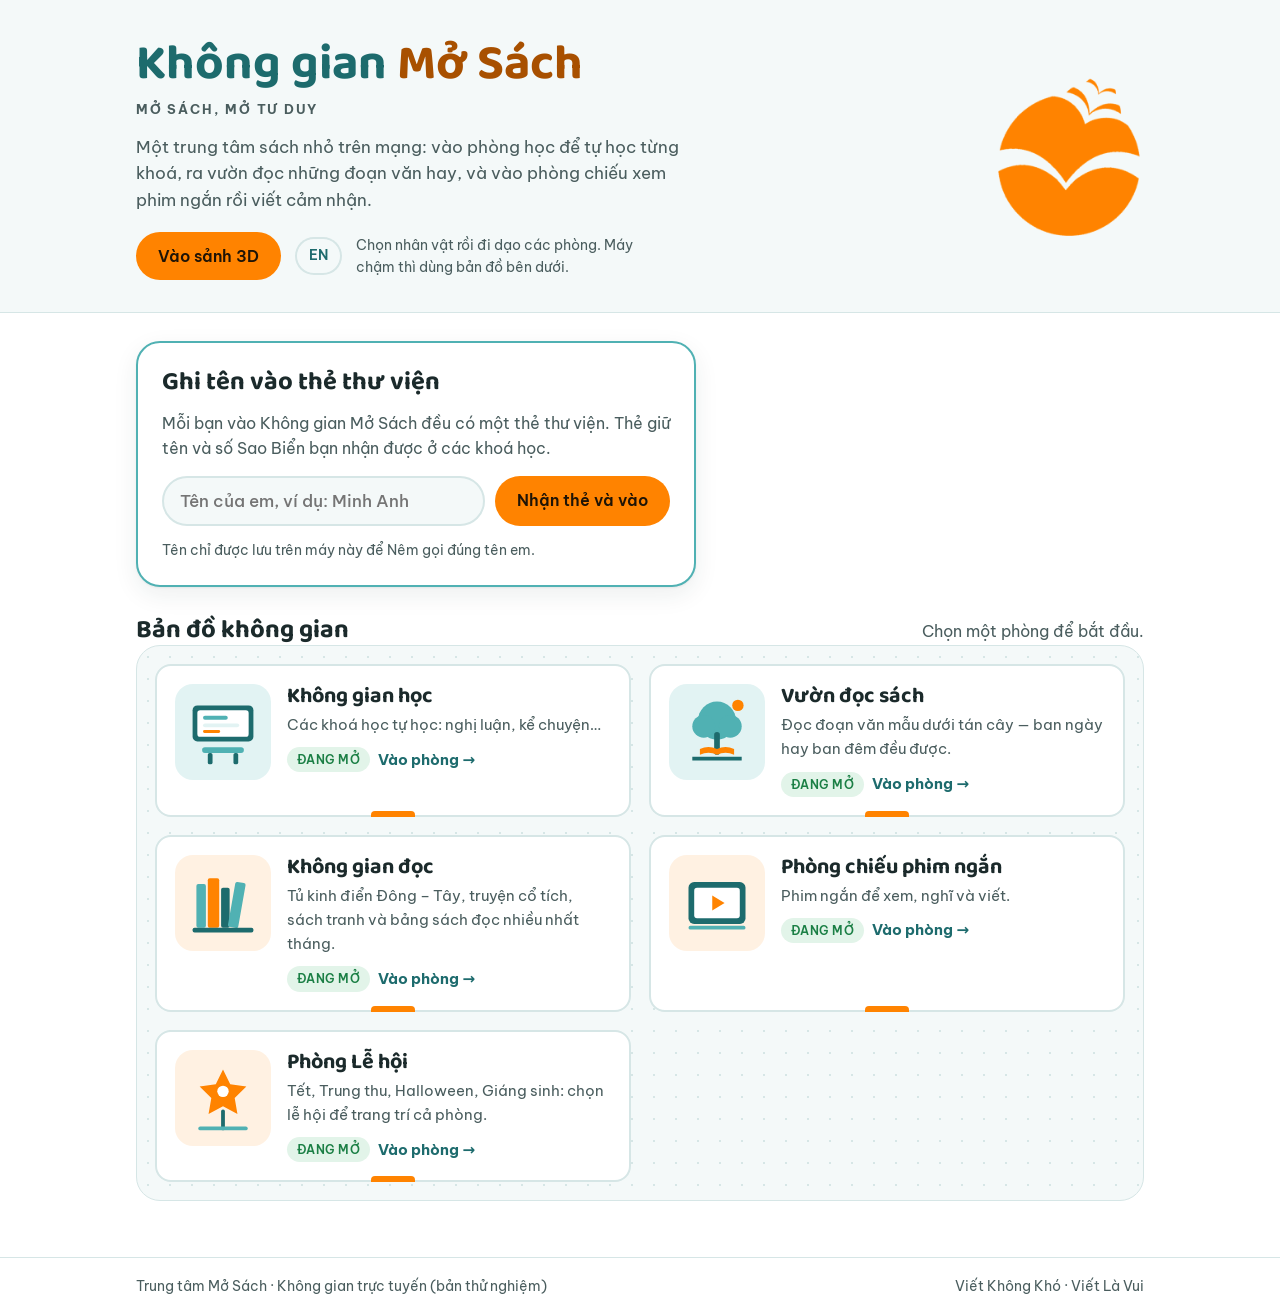
<file: index.html>
<!doctype html>
<html lang="vi">
<head>
<meta charset="utf-8">
<meta name="viewport" content="width=device-width, initial-scale=1, viewport-fit=cover">
<title>Không gian Mở Sách</title>
<meta name="claude:viewport-fit-sides" content="cover">
<link rel="preconnect" href="https://fonts.googleapis.com">
<link rel="preconnect" href="https://fonts.gstatic.com" crossorigin>
<link rel="stylesheet" href="https://fonts.googleapis.com/css2?family=Baloo+2:wght@600;700;800&family=Be+Vietnam+Pro:wght@400;500;600;700&display=swap">
<link rel="stylesheet" href="assets/ms.css">
<style>
  /* Trang chủ: cổng vào (ghi tên) + bản đồ các không gian */
  .hero { background: var(--paper-2); border-bottom: 1px solid var(--line); }
  .hero .wrap { display: grid; grid-template-columns: minmax(0, 1fr) auto; gap: 24px; align-items: center; padding-block: 36px 32px; }
  .hero h1 { font-size: clamp(2rem, 5vw, 3.1rem); color: var(--teal-ink); }
  .hero h1 span { color: var(--orange-ink); }
  .hero .tag { margin-top: 6px; font-size: .8rem; font-weight: 700; letter-spacing: .14em; text-transform: uppercase; color: var(--ink-2); }
  .hero .lead { margin-top: 14px; max-width: 52ch; color: var(--ink-2); font-size: 1.05rem; }
  .hero .mark { width: clamp(96px, 16vw, 150px); height: auto; }

  main .wrap { padding-block: 28px 56px; display: grid; gap: 28px; }

  /* Cổng vào */
  .gate { background: var(--paper); border: 2px solid var(--teal); border-radius: var(--r-lg); padding: 24px; display: grid; gap: 14px; max-width: 560px; box-shadow: var(--shadow); }
  .gate h2 { font-size: 1.6rem; }
  .gate p { color: var(--ink-2); }
  .gate form { display: flex; gap: 10px; flex-wrap: wrap; }
  .gate input { flex: 1 1 220px; min-width: 0; min-height: 50px; padding: 10px 16px; border-radius: 999px; border: 2px solid var(--line); background: var(--paper-2); color: var(--ink); font: 500 1.05rem var(--font-body); }
  .gate input:focus { border-color: var(--teal); outline: none; }
  .gate .hint { font-size: .85rem; }

  /* Thẻ thư viện */
  .card-row { display: grid; grid-template-columns: minmax(0, 1fr) auto; gap: 16px; align-items: end; }
  .libcard {
    position: relative; overflow: hidden;
    display: grid; grid-template-columns: auto minmax(0, 1fr); gap: 4px 16px; align-items: center;
    background: var(--teal-ink); color: var(--paper);
    border-radius: var(--r-md); padding: 18px 20px; max-width: 520px;
  }
  .libcard { color: var(--btn-fg); background: var(--btn-bg); }
  .libcard::after { content: ""; position: absolute; right: -36px; top: -36px; width: 84px; height: 84px; border-radius: 50%; background: var(--orange); opacity: .9; }
  .libcard .avatar { grid-row: span 3; width: 56px; height: 56px; border-radius: 50%; display: grid; place-items: center; background: var(--orange); color: var(--cta-fg); font: 800 1.6rem var(--font-display); z-index: 1; }
  .libcard .lbl { font-size: .7rem; letter-spacing: .12em; text-transform: uppercase; opacity: .8; z-index: 1; }
  .libcard .nm { font: 700 1.5rem/1.1 var(--font-display); z-index: 1; overflow-wrap: anywhere; }
  .libcard .meta { display: flex; gap: 14px; flex-wrap: wrap; font-size: .85rem; z-index: 1; font-variant-numeric: tabular-nums; }
  .libcard .stars-total { display: inline-flex; align-items: center; gap: 6px; }
  .libcard .stars-total svg { width: 18px; height: 18px; }
  .libcard .stars-total path { fill: var(--orange); }
  .linkbtn { background: none; border: 0; color: var(--ink-2); font: 500 .9rem var(--font-body); text-decoration: underline; cursor: pointer; padding: 6px; }

  /* Bản đồ */
  .map-head { display: flex; align-items: baseline; justify-content: space-between; gap: 12px; flex-wrap: wrap; }
  .map-head h2 { font-size: 1.6rem; }
  .map-head p { color: var(--ink-2); }
  .map {
    background: var(--paper-2);
    background-image: radial-gradient(var(--line) 1.2px, transparent 1.2px);
    background-size: 22px 22px;
    border: 1px solid var(--line); border-radius: var(--r-lg);
    padding: 18px; display: grid; grid-template-columns: repeat(2, minmax(0, 1fr)); gap: 18px;
  }
  .room {
    position: relative; display: grid; grid-template-columns: 96px minmax(0, 1fr); gap: 16px; align-items: start;
    background: var(--paper); border: 2px solid var(--line); border-radius: var(--r-md);
    padding: 18px; text-decoration: none; color: var(--ink);
    transition: transform .15s ease, border-color .15s ease, box-shadow .15s ease;
  }
  .room.open:hover { transform: translateY(-3px); border-color: var(--teal); box-shadow: var(--shadow); }
  .room.soon { cursor: pointer; }
  .room.soon .art { filter: grayscale(.8); opacity: .6; }
  .room .art { width: 96px; height: 96px; border-radius: 18px; display: grid; place-items: center; }
  .room .art svg { width: 76px; height: 76px; }
  .room h3 { font-size: 1.35rem; }
  .room p { color: var(--ink-2); font-size: .95rem; margin-top: 4px; }
  .room .foot { margin-top: 10px; display: flex; gap: 8px; align-items: center; flex-wrap: wrap; }
  .room .go { font-weight: 700; color: var(--teal-ink); font-size: .95rem; }
  .room .door { position: absolute; left: 50%; bottom: -2px; width: 44px; height: 6px; margin-left: -22px; background: var(--paper-2); border-radius: 4px 4px 0 0; }
  .room.open .door { background: var(--orange); }

  .fill-teal { fill: var(--teal); } .fill-orange { fill: var(--orange); } .fill-ink { fill: var(--teal-ink); } .fill-paper { fill: var(--paper); } .fill-soft { fill: var(--teal-soft); } .fill-osoft { fill: var(--orange-soft); }
  .bg-teal { background: var(--teal-soft); } .bg-orange { background: var(--orange-soft); }

  footer { border-top: 1px solid var(--line); color: var(--ink-2); font-size: .85rem; }
  footer .wrap { padding-block: 18px; display: flex; gap: 12px; justify-content: space-between; flex-wrap: wrap; }

  @media (max-width: 720px) {
    .map { grid-template-columns: minmax(0, 1fr); padding: 12px; gap: 12px; }
    .hero .wrap { grid-template-columns: minmax(0, 1fr); }
    .hero .mark { display: none; }
    .card-row { grid-template-columns: minmax(0, 1fr); }
  }
  @media (max-width: 420px) {
    .room { grid-template-columns: 64px minmax(0, 1fr); padding: 14px; }
    .room .art { width: 64px; height: 64px; border-radius: 14px; }
    .room .art svg { width: 50px; height: 50px; }
  }
  /* [3D] nút vào sảnh 3D (chat 3D thêm 16/10/2026) */
  .go3d { margin-top: 18px; display: flex; flex-wrap: wrap; align-items: center; gap: 10px 14px; }
  .go3d small { color: var(--ink-2); font-size: .88rem; max-width: 34ch; }
</style>
</head>
<body>

<header class="hero">
  <div class="wrap">
    <div>
      <h1>Không gian <span>Mở Sách</span></h1>
      <p class="tag">Mở sách, mở tư duy</p>
      <p class="lead">Một trung tâm sách nhỏ trên mạng: vào phòng học để tự học từng khoá, ra vườn đọc những đoạn văn hay, và vào phòng chiếu xem phim ngắn rồi viết cảm nhận.</p>
      <p class="go3d"><a class="btn cta" href="play.html">Vào sảnh 3D</a><button class="btn ghost sm" type="button" data-lang-toggle>EN</button><small>Chọn nhân vật rồi đi dạo các phòng. Máy chậm thì dùng bản đồ bên dưới.</small></p>
    </div>
    <img class="mark" src="assets/logo-mark.png" alt="Logo Mở Sách">
  </div>
</header>

<main>
  <div class="wrap">

    <section class="gate" id="gate" hidden aria-labelledby="gate-title">
      <h2 id="gate-title">Ghi tên vào thẻ thư viện</h2>
      <p>Mỗi bạn vào Không gian Mở Sách đều có một thẻ thư viện. Thẻ giữ tên và số Sao Biển bạn nhận được ở các khoá học.</p>
      <form id="gate-form">
        <label class="sr-only" for="name-input">Tên của em</label>
        <input id="name-input" name="name" autocomplete="given-name" placeholder="Tên của em, ví dụ: Minh Anh" maxlength="30" required>
        <button class="btn cta" type="submit">Nhận thẻ và vào</button>
      </form>
      <p class="hint">Tên chỉ được lưu trên máy này để Nêm gọi đúng tên em.</p>
    </section>

    <section id="welcome" hidden>
      <div class="card-row">
        <div class="libcard" aria-label="Thẻ thư viện">
          <div class="avatar" id="card-initial">M</div>
          <div class="lbl">Thẻ thư viện Mở Sách</div>
          <div class="nm" id="card-name">—</div>
          <div class="meta"><span id="card-no">MS-0000</span><span class="stars-total"><svg viewBox="0 0 24 24" aria-hidden="true"><path id="star-path"/></svg><span id="card-stars">0</span> sao biển</span></div>
        </div>
        <button class="linkbtn" id="change-name" type="button">Không phải em? Đổi tên</button>
      </div>
    </section>

    <section aria-labelledby="map-title">
      <div class="map-head">
        <h2 id="map-title">Bản đồ không gian</h2>
        <p>Chọn một phòng để bắt đầu.</p>
      </div>
      <div class="map" id="map"></div>
    </section>

  </div>
</main>

<footer>
  <div class="wrap">
    <span>Trung tâm Mở Sách · Không gian trực tuyến (bản thử nghiệm)</span>
    <span>Viết Không Khó · Viết Là Vui</span>
  </div>
</footer>

<script src="assets/ms.js"></script>
<script src="assets/i18n.js"></script>
<script src="assets/i18n-en.js"></script>
<script>
(function () {
  var ART = {
    hoc: '<svg viewBox="0 0 80 80" aria-hidden="true"><rect x="8" y="12" width="64" height="38" rx="5" class="fill-ink"/><rect x="13" y="17" width="54" height="28" rx="3" class="fill-paper"/><rect x="19" y="23" width="26" height="4" rx="2" class="fill-teal"/><rect x="19" y="31" width="38" height="4" rx="2" class="fill-soft"/><rect x="19" y="38" width="18" height="3" rx="1.5" class="fill-orange"/><rect x="18" y="56" width="44" height="6" rx="3" class="fill-teal"/><rect x="24" y="62" width="5" height="12" rx="2" class="fill-ink"/><rect x="51" y="62" width="5" height="12" rx="2" class="fill-ink"/></svg>',
    vuon: '<svg viewBox="0 0 80 80" aria-hidden="true"><circle cx="40" cy="28" r="20" class="fill-teal"/><circle cx="26" cy="34" r="12" class="fill-teal"/><circle cx="54" cy="34" r="12" class="fill-teal"/><rect x="37" y="40" width="6" height="24" rx="3" class="fill-ink"/><path d="M14 66h52v4H14z" class="fill-ink"/><path d="M22 58c6-3 12-3 18 0 6-3 12-3 18 0v6c-6-3-12-3-18 0-6-3-12-3-18 0z" class="fill-orange"/><circle cx="62" cy="12" r="6" class="fill-orange"/></svg>',
    doc: '<svg viewBox="0 0 80 80" aria-hidden="true"><rect x="12" y="20" width="10" height="46" rx="2" class="fill-teal"/><rect x="24" y="14" width="12" height="52" rx="2" class="fill-orange"/><rect x="38" y="24" width="9" height="42" rx="2" class="fill-ink"/><rect x="49" y="18" width="11" height="48" rx="2" transform="rotate(10 54 42)" class="fill-teal"/><rect x="8" y="66" width="64" height="5" rx="2" class="fill-ink"/></svg>',
    phim: '<svg viewBox="0 0 80 80" aria-hidden="true"><rect x="10" y="18" width="60" height="44" rx="6" class="fill-ink"/><rect x="16" y="24" width="48" height="32" rx="3" class="fill-paper"/><path d="M35 32v16l13-8z" class="fill-orange"/><rect x="10" y="64" width="60" height="4" rx="2" class="fill-teal"/></svg>'
  };
  // [3D] hình cho Phòng Lễ hội (đèn ông sao), thêm 16/10/2026
  ART["le-hoi"] = '<svg viewBox="0 0 80 80" aria-hidden="true"><path d="M40 10l7.6 15.4 17 2.5-12.3 12 2.9 16.9L40 48.8l-15.2 8 2.9-16.9-12.3-12 17-2.5z" class="fill-orange"/><circle cx="40" cy="33" r="6" class="fill-paper"/><rect x="38" y="52" width="4" height="22" rx="2" class="fill-ink"/><rect x="14" y="70" width="52" height="4" rx="2" class="fill-teal"/></svg>';
  var TINT = { hoc: "bg-teal", vuon: "bg-teal", doc: "bg-orange", phim: "bg-orange", "le-hoi": "bg-orange" };

  document.getElementById("star-path").setAttribute("d", MS.STAR_PATH);

  var map = document.getElementById("map");
  map.innerHTML = MS.ZONES.map(function (z) {
    var open = z.status === "open";
    var tag = open ? 'a href="' + z.url + '"' : 'button type="button" data-soon="' + MS.esc(z.name) + '"';
    var end = open ? "a" : "button";
    return "<" + tag + ' class="room ' + (open ? "open" : "soon") + '" style="font:inherit;text-align:left;width:100%">' +
      '<div class="art ' + TINT[z.id] + '">' + ART[z.id] + "</div>" +
      "<div><h3>" + MS.esc(z.name) + "</h3><p>" + MS.esc(z.desc) + "</p>" +
      '<div class="foot">' + (open ? '<span class="chip open">Đang mở</span><span class="go">Vào phòng →</span>' : '<span class="chip soon">Sắp mở</span>') + "</div></div>" +
      '<span class="door" aria-hidden="true"></span></' + end + ">";
  }).join("");
  map.addEventListener("click", function (e) {
    var b = e.target.closest("[data-soon]");
    if (b) MS.toast(b.getAttribute("data-soon") + " đang được xây. Hẹn em sớm nhé!");
  });

  function render() {
    var name = MS.getName();
    document.getElementById("gate").hidden = !!name;
    document.getElementById("welcome").hidden = !name;
    if (name) {
      var c = MS.getCard();
      document.getElementById("card-name").textContent = c.name;
      document.getElementById("card-initial").textContent = c.name.charAt(0).toUpperCase();
      document.getElementById("card-no").textContent = "Số thẻ " + c.cardNo;
      document.getElementById("card-stars").textContent = MS.totalStars();
    }
  }
  document.getElementById("gate-form").addEventListener("submit", function (e) {
    e.preventDefault();
    var v = document.getElementById("name-input").value.trim();
    if (!v) return;
    MS.setName(v); render();
    MS.toast("Chào " + v + "! Chọn một phòng để bắt đầu nhé.");
  });
  document.getElementById("change-name").addEventListener("click", function () {
    var d = document.getElementById("gate"); d.hidden = false;
    document.getElementById("welcome").hidden = true;
    document.getElementById("name-input").focus();
  });
  render();
})();
</script>
</body>
</html>
</file>
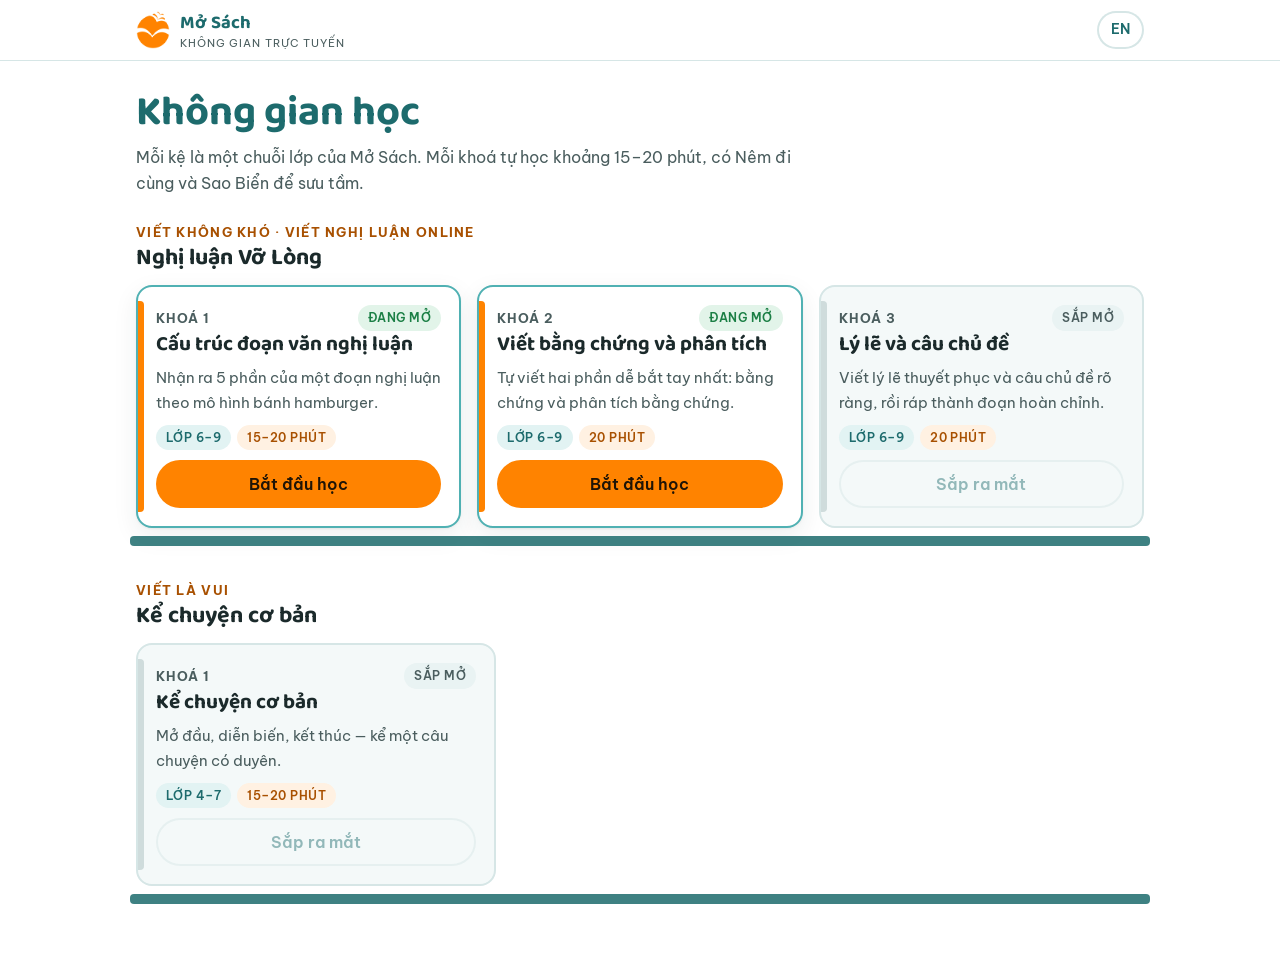
<file: khong-gian-hoc.html>
<!doctype html>
<html lang="vi">
<head>
<meta charset="utf-8">
<meta name="viewport" content="width=device-width, initial-scale=1, viewport-fit=cover">
<title>Không gian học · Mở Sách</title>
<meta name="claude:viewport-fit-sides" content="cover">
<link rel="preconnect" href="https://fonts.googleapis.com">
<link rel="preconnect" href="https://fonts.gstatic.com" crossorigin>
<link rel="stylesheet" href="https://fonts.googleapis.com/css2?family=Baloo+2:wght@600;700;800&family=Be+Vietnam+Pro:wght@400;500;600;700&display=swap">
<link rel="stylesheet" href="assets/ms.css">
<style>
  /* Phòng học: các kệ (chuỗi lớp), mỗi kệ là một dãy khoá học */
  .head .wrap { padding-block: 28px 8px; display: grid; gap: 8px; }
  .head h1 { font-size: clamp(1.9rem, 4.5vw, 2.6rem); color: var(--teal-ink); }
  .head p { color: var(--ink-2); max-width: 60ch; }
  main .wrap { padding-block: 18px 56px; display: grid; gap: 34px; }

  .shelf h2 { font-size: 1.45rem; }
  .shelf .prog { font-size: .8rem; letter-spacing: .1em; text-transform: uppercase; font-weight: 700; color: var(--orange-ink); }
  .shelf-top { display: grid; gap: 2px; margin-bottom: 14px; }
  .row { display: grid; grid-template-columns: repeat(3, minmax(0, 1fr)); gap: 16px; align-items: stretch; position: relative; padding-bottom: 18px; }
  .row::after { content: ""; position: absolute; left: -6px; right: -6px; bottom: 0; height: 10px; border-radius: 4px; background: var(--teal-ink); opacity: .85; }
  .row.single { grid-template-columns: minmax(0, 360px); }

  .course { display: grid; grid-template-rows: auto 1fr auto; gap: 10px; background: var(--paper); border: 2px solid var(--line); border-radius: var(--r-md); padding: 18px; position: relative; }
  .course.open { border-color: var(--teal); box-shadow: var(--shadow); }
  .course.soon { background: var(--paper-2); }
  .course .spine { position: absolute; left: 0; top: 14px; bottom: 14px; width: 6px; border-radius: 0 4px 4px 0; background: var(--orange); }
  .course.soon .spine { background: var(--star-off); }
  .course .code { font-size: .8rem; font-weight: 700; letter-spacing: .08em; text-transform: uppercase; color: var(--ink-2); display: flex; justify-content: space-between; gap: 8px; align-items: center; }
  .course h3 { font-size: 1.3rem; margin-top: 2px; }
  .course p { color: var(--ink-2); font-size: .95rem; }
  .facts { display: flex; gap: 6px; flex-wrap: wrap; }
  .course .end { display: grid; gap: 10px; }
  .course .best { font-size: .85rem; color: var(--ink-2); display: flex; align-items: center; gap: 8px; flex-wrap: wrap; }
  .course .btn { width: 100%; }

  @media (max-width: 820px) { .row { grid-template-columns: minmax(0, 1fr); } .row.single { grid-template-columns: minmax(0, 1fr); } }
</style>
</head>
<body>

<div class="topbar">
  <div class="wrap">
    <a class="brand" href="index.html"><img src="assets/logo-mark.png" alt=""><span><b>Mở Sách</b><small>Không gian trực tuyến</small></span></a>
    <span class="spacer"></span>
    <span class="crumb" id="hello"></span>
    <button class="btn ghost sm" type="button" data-lang-toggle>EN</button>
  </div>
</div>

<header class="head">
  <div class="wrap">
    <h1>Không gian học</h1>
    <p>Mỗi kệ là một chuỗi lớp của Mở Sách. Mỗi khoá tự học khoảng 15–20 phút, có Nêm đi cùng và Sao Biển để sưu tầm.</p>
  </div>
</header>

<main><div class="wrap" id="shelves"></div></main>

<script src="assets/ms.js"></script>
<script src="assets/i18n.js"></script>
<script src="assets/i18n-en.js"></script>
<script>
(function () {
  var name = MS.getName();
  document.getElementById("hello").textContent = name ? "Chào " + name + " · " + MS.totalStars() + " sao biển" : "";

  var root = document.getElementById("shelves");
  root.innerHTML = MS.SERIES.map(function (s) {
    var list = MS.COURSES.filter(function (c) { return c.series === s.id; });
    return '<section class="shelf" aria-labelledby="sh-' + s.id + '"><div class="shelf-top"><span class="prog">' + MS.esc(s.program) + '</span><h2 id="sh-' + s.id + '">' + MS.esc(s.name) + '</h2></div>' +
      '<div class="row' + (list.length === 1 ? " single" : "") + '">' + list.map(card).join("") + "</div></section>";
  }).join("");

  // bản tiếng Anh: tên khoá giữ tiếng Việt, thêm tên tiếng Anh nhỏ bên dưới
  function enTitle(c) {
    var e = MS.lang && MS.lang() === "en" && window.MS_EN_COURSES && MS_EN_COURSES[c.id];
    return e ? '<p class="en-note" data-no-i18n>' + MS.esc(e.title) + " · in Vietnamese</p>" : "";
  }
  function card(c) {
    var open = c.status === "open";
    var p = MS.getProgress(c.id);
    var best = p ? '<div class="best">' + MS.starsHTML(p.best, c.maxStars) + "<span>Tốt nhất: " + p.best + "/" + c.maxStars + "</span></div>" : "";
    return '<article class="course ' + (open ? "open" : "soon") + '"><span class="spine" aria-hidden="true"></span>' +
      '<div><div class="code"><span>' + MS.esc(c.code) + "</span>" + (open ? '<span class="chip open">Đang mở</span>' : '<span class="chip soon">Sắp mở</span>') + "</div>" +
      "<h3>" + MS.esc(c.title) + "</h3>" + enTitle(c) + "</div>" +
      "<div style=\"display:grid;gap:10px;align-content:start\"><p>" + MS.esc(c.blurb) + '</p><div class="facts"><span class="chip teal">' + MS.esc(c.grade) + '</span><span class="chip orange">' + MS.esc(c.minutes) + "</span></div></div>" +
      '<div class="end">' + best + (open ? '<a class="btn cta" href="' + c.url + '">' + (p ? "Học lại" : "Bắt đầu học") + "</a>" : '<button class="btn ghost" type="button" disabled>Sắp ra mắt</button>') + "</div></article>";
  }
})();
</script>
</body>
</html>
</file>
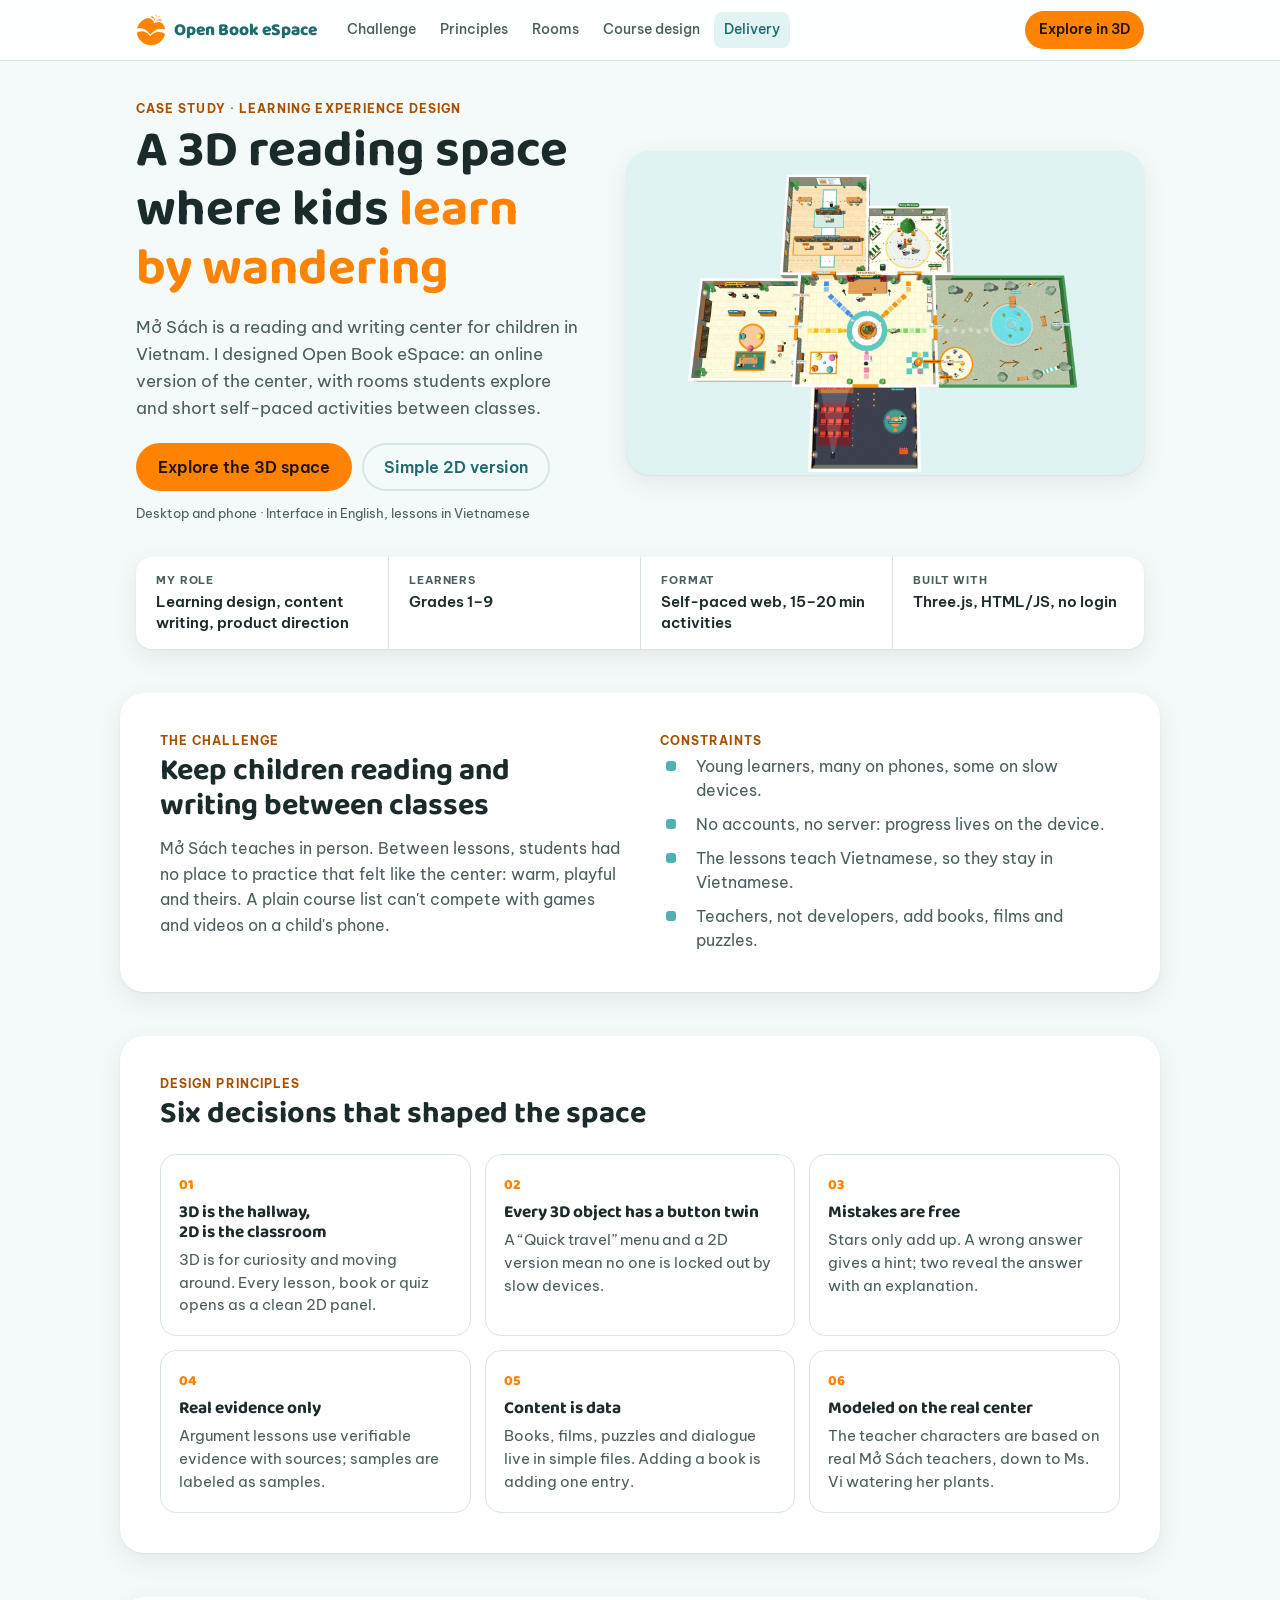
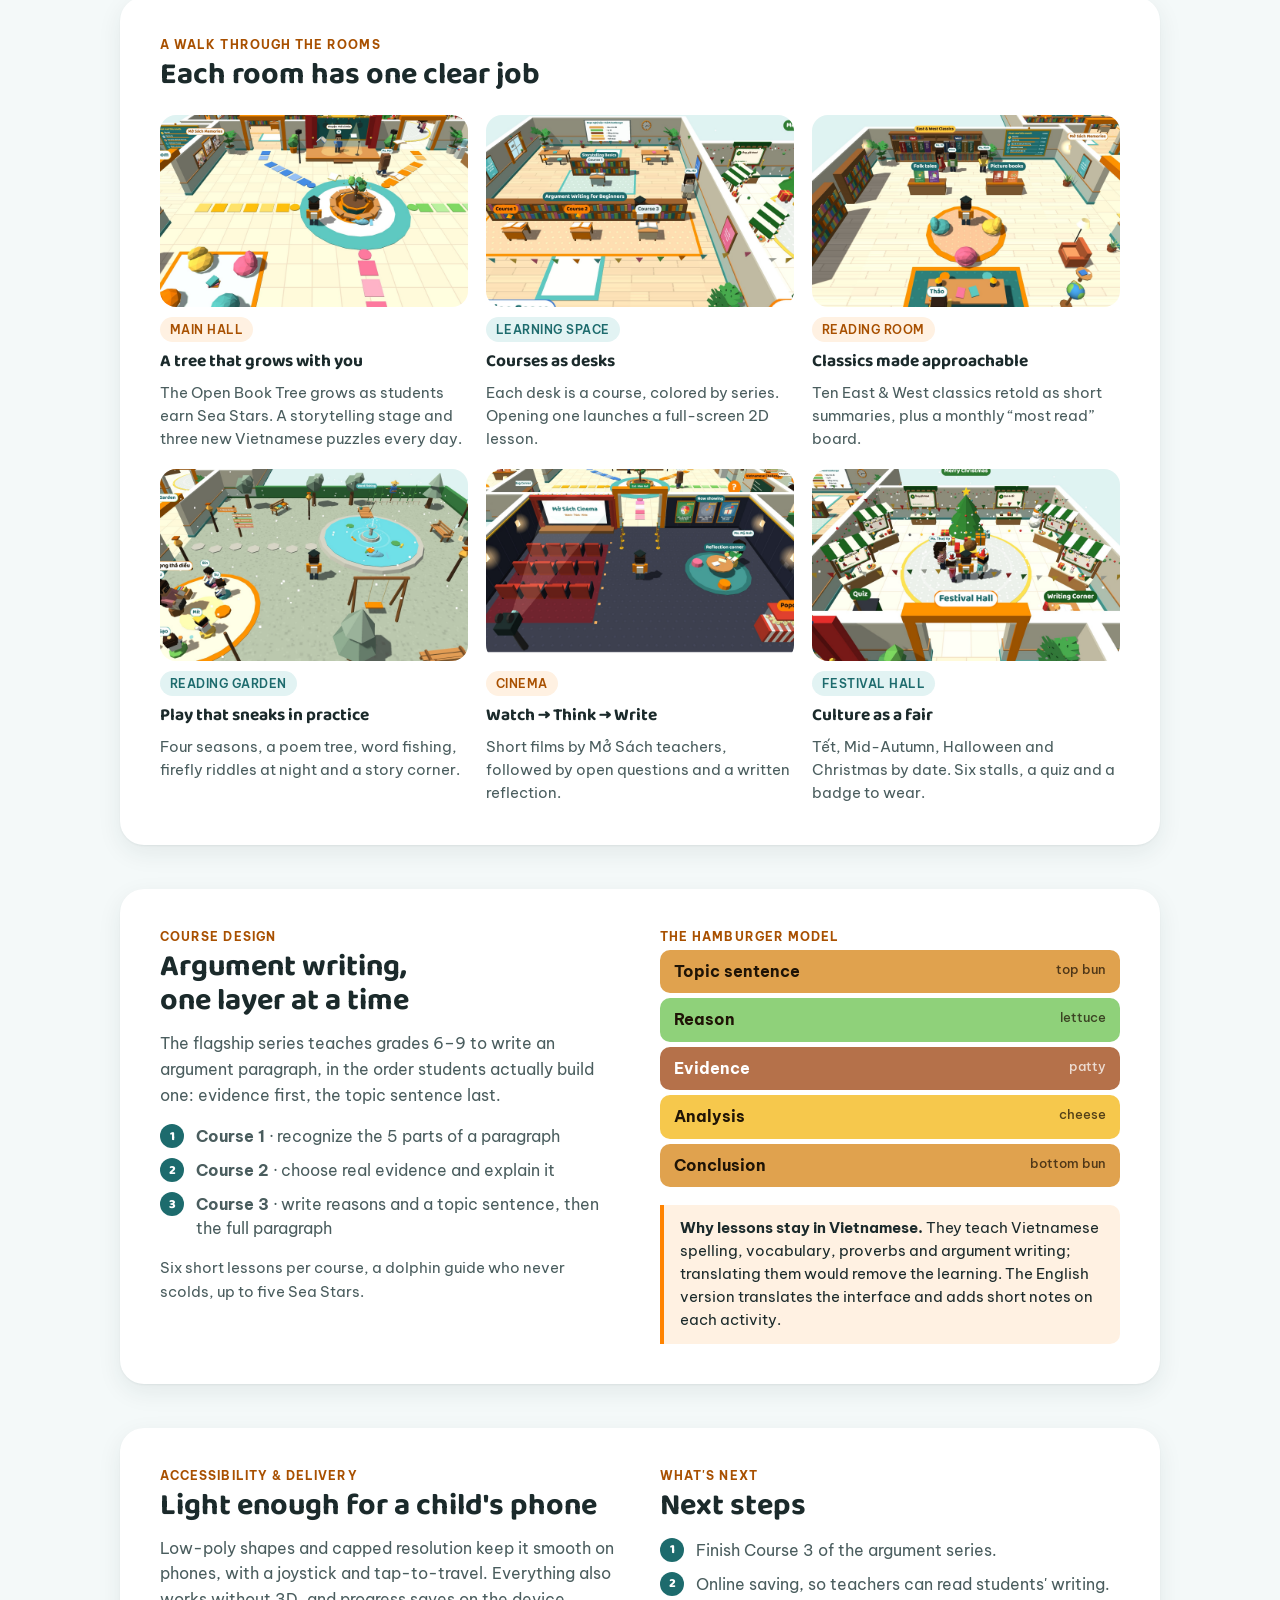
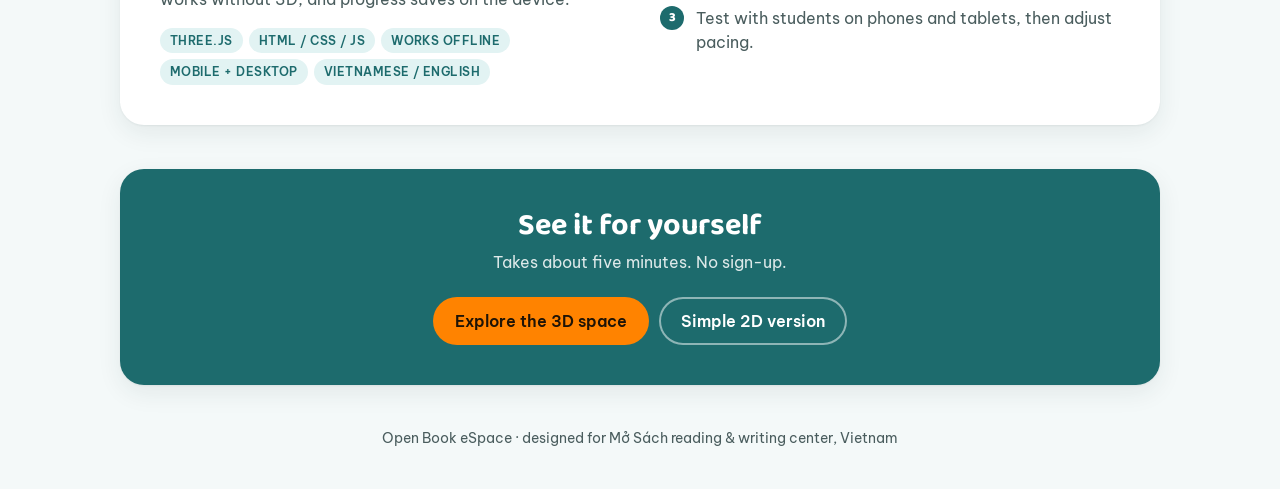
<file: portfolio.html>
<!doctype html>
<html lang="en">
<head>
<meta charset="utf-8">
<meta name="viewport" content="width=device-width, initial-scale=1">
<title>Open Book eSpace · Case study</title>
<meta name="description" content="Case study: Open Book eSpace, a 3D online learning space for Mở Sách, a Vietnamese reading and writing center for children.">
<link rel="preconnect" href="https://fonts.googleapis.com">
<link rel="preconnect" href="https://fonts.gstatic.com" crossorigin>
<link rel="stylesheet" href="https://fonts.googleapis.com/css2?family=Baloo+2:wght@600;700;800&family=Be+Vietnam+Pro:wght@400;500;600;700&display=swap">
<link rel="stylesheet" href="assets/ms.css">
<style>
  /* Trang case study cho portfolio (tiếng Anh, không qua i18n). Ảnh ở assets/portfolio/.
     Bố cục: thanh điều hướng dính trên cùng, nền xám nhạt, mỗi phần là một "tấm" trắng có bóng. */
  html { scroll-behavior: smooth; }
  body { background: var(--paper-2); color: var(--ink); margin: 0; }
  .wrap { width: min(1120px, 100% - 32px); margin-inline: auto; }
  h1, h2, h3 { font-family: var(--font-display); line-height: 1.15; margin: 0; }
  h2 { font-size: clamp(1.5rem, 2.6vw, 1.9rem); color: var(--ink); }
  h3 { font-size: 1.08rem; color: var(--ink); }
  p { line-height: 1.6; margin: 0; }
  .kicker { font: 700 .74rem var(--font-body); letter-spacing: .09em; text-transform: uppercase; color: var(--orange-ink); margin: 0 0 6px; }
  .muted { color: var(--ink-2); }

  /* thanh điều hướng */
  .nav { position: sticky; top: 0; z-index: 10; background: color-mix(in srgb, var(--paper) 88%, transparent); backdrop-filter: blur(10px); border-bottom: 1px solid var(--line); }
  .nav .wrap { display: flex; align-items: center; gap: 20px; height: 60px; }
  .brand { display: flex; align-items: center; gap: 8px; text-decoration: none; color: var(--teal-ink); font: 800 1.08rem var(--font-display); white-space: nowrap; }
  .brand img { width: 30px; }
  .nav ul { display: flex; gap: 4px; list-style: none; margin: 0 auto 0 0; padding: 0; }
  .nav ul a { display: block; padding: 6px 10px; border-radius: 8px; color: var(--ink-2); text-decoration: none; font-size: .9rem; font-weight: 500; }
  .nav ul a:hover, .nav ul a.on { color: var(--teal-ink); background: var(--teal-soft); }

  /* phần chung */
  section { padding: 22px 0; scroll-margin-top: 72px; }
  .panel { background: var(--paper); border-radius: var(--r-lg); box-shadow: var(--shadow); padding: clamp(22px, 3.5vw, 40px); }
  .head { margin-bottom: 22px; }
  .head p.muted { margin-top: 6px; max-width: 62ch; }

  /* mở đầu */
  .hero { padding: 40px 0 22px; }
  .hero-grid { display: grid; grid-template-columns: 1fr 1.15fr; gap: 40px; align-items: center; }
  .hero h1 { font-size: clamp(2.1rem, 4.4vw, 3.2rem); max-width: 14ch; }
  .hero h1 span { color: var(--orange); }
  .hero .lead { margin-top: 14px; font-size: 1.06rem; color: var(--ink-2); max-width: 52ch; }
  .cta-row { display: flex; flex-wrap: wrap; gap: 10px; margin-top: 22px; }
  .hint { margin-top: 12px; font-size: .84rem; color: var(--ink-2); }
  figure { margin: 0; }
  figure img { display: block; width: 100%; height: auto; border-radius: var(--r-md); background: var(--paper-3); }
  .hero figure img { box-shadow: var(--shadow); border-radius: var(--r-lg); }
  .facts { display: grid; grid-template-columns: repeat(4, 1fr); margin: 32px 0 0; padding: 0; background: var(--paper); border-radius: var(--r-md); box-shadow: var(--shadow); }
  .facts div { padding: 16px 20px; }
  .facts div + div { border-left: 1px solid var(--line); }
  .facts dt { font: 700 .7rem var(--font-body); letter-spacing: .08em; text-transform: uppercase; color: var(--ink-2); }
  .facts dd { margin: 4px 0 0; font-weight: 600; font-size: .95rem; line-height: 1.4; }

  /* thử thách */
  .split { display: grid; grid-template-columns: 1fr 1fr; gap: 40px; align-items: start; }
  .list { display: grid; gap: 10px; margin: 0; padding: 0; list-style: none; }
  .list li { display: grid; grid-template-columns: 26px 1fr; gap: 10px; line-height: 1.5; color: var(--ink-2); }
  .list li::before { content: ""; width: 10px; height: 10px; margin: 7px 0 0 6px; border-radius: 3px; background: var(--teal); }
  ol.list { counter-reset: s; }
  ol.list li::before { counter-increment: s; content: counter(s); width: 24px; height: 24px; margin: 0; border-radius: 50%; display: grid; place-items: center; background: var(--teal-ink); color: #fff; font: 800 .8rem var(--font-display); }

  /* nguyên tắc */
  .cards { display: grid; grid-template-columns: repeat(3, 1fr); gap: 14px; }
  .card { border: 1px solid var(--line); border-radius: var(--r-md); padding: 18px; display: grid; gap: 6px; align-content: start; }
  .card .n { font: 800 .9rem var(--font-display); color: var(--orange); }
  .card p { color: var(--ink-2); font-size: .92rem; line-height: 1.55; }

  /* các phòng */
  .rooms { display: grid; grid-template-columns: repeat(3, 1fr); gap: 18px; }
  .room { display: grid; gap: 10px; align-content: start; }
  .room img { aspect-ratio: 16 / 10; object-fit: cover; }
  .room .chip { justify-self: start; }
  .room p { color: var(--ink-2); font-size: .92rem; line-height: 1.55; }

  /* khoá học */
  .burger { display: grid; gap: 5px; }
  .burger div { border-radius: 10px; padding: 9px 14px; font-weight: 700; color: #1f1406; display: flex; justify-content: space-between; }
  .burger small { font-weight: 500; opacity: .75; }
  .note { background: var(--orange-soft); border-left: 4px solid var(--orange); border-radius: 0 var(--r-sm) var(--r-sm) 0; padding: 12px 16px; margin-top: 18px; font-size: .92rem; line-height: 1.55; }
  .tags { display: flex; flex-wrap: wrap; gap: 6px; margin-top: 16px; }

  /* kết */
  .end { background: var(--teal-ink); color: #fff; text-align: center; }
  .end h2 { color: #fff; }
  .end p { color: rgba(255,255,255,.85); margin-top: 6px; }
  .end .cta-row { justify-content: center; }
  .end .btn.ghost { color: #fff; box-shadow: inset 0 0 0 2px rgba(255,255,255,.5); }
  footer { padding: 20px 0 40px; text-align: center; font-size: .86rem; color: var(--ink-2); }

  @media (max-width: 900px) {
    .nav ul { display: none; }
    .nav .wrap { justify-content: space-between; }
    .hero-grid, .split { grid-template-columns: 1fr; gap: 28px; }
    .facts { grid-template-columns: 1fr 1fr; }
    .facts div:nth-child(3) { border-left: 0; }
    .facts div:nth-child(n+3) { border-top: 1px solid var(--line); }
    .cards, .rooms { grid-template-columns: 1fr 1fr; }
  }
  @media (max-width: 560px) {
    .cards, .rooms { grid-template-columns: 1fr; }
    .hero { padding-top: 28px; }
  }
</style>
</head>
<body>

<nav class="nav" aria-label="Sections">
  <div class="wrap">
    <a class="brand" href="#top"><img src="assets/logo-mark.png" alt="">Open Book eSpace</a>
    <ul>
      <li><a href="#challenge">Challenge</a></li>
      <li><a href="#principles">Principles</a></li>
      <li><a href="#rooms">Rooms</a></li>
      <li><a href="#course">Course design</a></li>
      <li><a href="#delivery">Delivery</a></li>
    </ul>
    <a class="btn cta sm" href="play.html?portfolio">Explore in 3D</a>
  </div>
</nav>

<header class="hero" id="top">
  <div class="wrap">
    <div class="hero-grid">
      <div>
        <p class="kicker">Case study · Learning experience design</p>
        <h1>A 3D reading space where kids <span>learn by wandering</span></h1>
        <p class="lead">Mở Sách is a reading and writing center for children in Vietnam. I designed Open Book eSpace: an online version of the center, with rooms students explore and short self-paced activities between classes.</p>
        <div class="cta-row">
          <a class="btn cta" href="play.html?portfolio">Explore the 3D space</a>
          <a class="btn ghost" href="index.html?portfolio">Simple 2D version</a>
        </div>
        <p class="hint">Desktop and phone · Interface in English, lessons in Vietnamese</p>
      </div>
      <figure>
        <img src="assets/portfolio/map.jpg" width="1600" height="1000" alt="Bird's-eye view of the whole space: a central hall with five rooms around it — classroom, festival hall, garden, cinema and reading room.">
      </figure>
    </div>
    <dl class="facts">
      <div><dt>My role</dt><dd>Learning design, content writing, product direction</dd></div>
      <div><dt>Learners</dt><dd>Grades 1–9</dd></div>
      <div><dt>Format</dt><dd>Self-paced web, 15–20 min activities</dd></div>
      <div><dt>Built with</dt><dd>Three.js, HTML/JS, no login</dd></div>
    </dl>
  </div>
</header>

<main>
<section id="challenge">
  <div class="wrap panel split">
    <div>
      <p class="kicker">The challenge</p>
      <h2>Keep children reading and writing between classes</h2>
      <p class="muted" style="margin-top:12px">Mở Sách teaches in person. Between lessons, students had no place to practice that felt like the center: warm, playful and theirs. A plain course list can't compete with games and videos on a child's phone.</p>
    </div>
    <div>
      <p class="kicker">Constraints</p>
      <ul class="list">
        <li>Young learners, many on phones, some on slow devices.</li>
        <li>No accounts, no server: progress lives on the device.</li>
        <li>The lessons teach Vietnamese, so they stay in Vietnamese.</li>
        <li>Teachers, not developers, add books, films and puzzles.</li>
      </ul>
    </div>
  </div>
</section>

<section id="principles">
  <div class="wrap panel">
    <div class="head">
      <p class="kicker">Design principles</p>
      <h2>Six decisions that shaped the space</h2>
    </div>
    <div class="cards">
      <div class="card"><span class="n">01</span><h3>3D is the hallway, 2D is the classroom</h3><p>3D is for curiosity and moving around. Every lesson, book or quiz opens as a clean 2D panel.</p></div>
      <div class="card"><span class="n">02</span><h3>Every 3D object has a button twin</h3><p>A “Quick travel” menu and a 2D version mean no one is locked out by slow devices.</p></div>
      <div class="card"><span class="n">03</span><h3>Mistakes are free</h3><p>Stars only add up. A wrong answer gives a hint; two reveal the answer with an explanation.</p></div>
      <div class="card"><span class="n">04</span><h3>Real evidence only</h3><p>Argument lessons use verifiable evidence with sources; samples are labeled as samples.</p></div>
      <div class="card"><span class="n">05</span><h3>Content is data</h3><p>Books, films, puzzles and dialogue live in simple files. Adding a book is adding one entry.</p></div>
      <div class="card"><span class="n">06</span><h3>Modeled on the real center</h3><p>The teacher characters are based on real Mở Sách teachers, down to Ms. Vi watering her plants.</p></div>
    </div>
  </div>
</section>

<section id="rooms">
  <div class="wrap panel">
    <div class="head">
      <p class="kicker">A walk through the rooms</p>
      <h2>Each room has one clear job</h2>
    </div>
    <div class="rooms">
      <div class="room">
        <figure><img src="assets/portfolio/hall.jpg" width="1600" height="1000" loading="lazy" alt="Main hall with a small tree in the middle, a storytelling stage and colored paths to each room."></figure>
        <span class="chip orange">Main Hall</span><h3>A tree that grows with you</h3>
        <p>The Open Book Tree grows as students earn Sea Stars. A storytelling stage and three new Vietnamese puzzles every day.</p>
      </div>
      <div class="room">
        <figure><img src="assets/portfolio/learning.jpg" width="1600" height="1000" loading="lazy" alt="Classroom with course desks grouped by series, a whiteboard showing the hamburger paragraph model, and study tables."></figure>
        <span class="chip teal">Learning Space</span><h3>Courses as desks</h3>
        <p>Each desk is a course, colored by series. Opening one launches a full-screen 2D lesson.</p>
      </div>
      <div class="room">
        <figure><img src="assets/portfolio/reading-room.jpg" width="1600" height="1000" loading="lazy" alt="Library room with an East and West classics bookcase, a most-read leaderboard, book display stands, bean bags and a reading desk."></figure>
        <span class="chip orange">Reading Room</span><h3>Classics made approachable</h3>
        <p>Ten East &amp; West classics retold as short summaries, plus a monthly “most read” board.</p>
      </div>
      <div class="room">
        <figure><img src="assets/portfolio/garden.jpg" width="1600" height="1000" loading="lazy" alt="Garden with a fountain pond, a swing, benches, a scarecrow and a story corner where children sit around a teacher."></figure>
        <span class="chip teal">Reading Garden</span><h3>Play that sneaks in practice</h3>
        <p>Four seasons, a poem tree, word fishing, firefly riddles at night and a story corner.</p>
      </div>
      <div class="room">
        <figure><img src="assets/portfolio/cinema.jpg" width="1600" height="1000" loading="lazy" alt="Cinema with a screen, red seats, a projector beam, a 'now showing' poster wall and a reflection corner with a teacher."></figure>
        <span class="chip orange">Cinema</span><h3>Watch → Think → Write</h3>
        <p>Short films by Mở Sách teachers, followed by open questions and a written reflection.</p>
      </div>
      <div class="room">
        <figure><img src="assets/portfolio/festival.jpg" width="1600" height="1000" loading="lazy" alt="Festival hall decorated as a Christmas fair with striped stalls, a tree, presents and two student characters."></figure>
        <span class="chip teal">Festival Hall</span><h3>Culture as a fair</h3>
        <p>Tết, Mid-Autumn, Halloween and Christmas by date. Six stalls, a quiz and a badge to wear.</p>
      </div>
    </div>
  </div>
</section>

<section id="course">
  <div class="wrap panel split">
    <div>
      <p class="kicker">Course design</p>
      <h2>Argument writing, one layer at a time</h2>
      <p class="muted" style="margin:12px 0 16px">The flagship series teaches grades 6–9 to write an argument paragraph, in the order students actually build one: evidence first, the topic sentence last.</p>
      <ol class="list">
        <li><span><b>Course 1</b> · recognize the 5 parts of a paragraph</span></li>
        <li><span><b>Course 2</b> · choose real evidence and explain it</span></li>
        <li><span><b>Course 3</b> · write reasons and a topic sentence, then the full paragraph</span></li>
      </ol>
      <p class="muted" style="margin-top:16px;font-size:.92rem">Six short lessons per course, a dolphin guide who never scolds, up to five Sea Stars.</p>
    </div>
    <div>
      <p class="kicker">The hamburger model</p>
      <div class="burger" role="img" aria-label="Hamburger model: top bun is the topic sentence, lettuce is the reason, patty is the evidence, cheese is the analysis, bottom bun is the conclusion.">
        <div style="background:#e0a24e">Topic sentence <small>top bun</small></div>
        <div style="background:#8fd17a">Reason <small>lettuce</small></div>
        <div style="background:#b5714a;color:#fff">Evidence <small>patty</small></div>
        <div style="background:#f6c84c">Analysis <small>cheese</small></div>
        <div style="background:#e0a24e">Conclusion <small>bottom bun</small></div>
      </div>
      <div class="note"><b>Why lessons stay in Vietnamese.</b> They teach Vietnamese spelling, vocabulary, proverbs and argument writing; translating them would remove the learning. The English version translates the interface and adds short notes on each activity.</div>
    </div>
  </div>
</section>

<section id="delivery">
  <div class="wrap panel split">
    <div>
      <p class="kicker">Accessibility &amp; delivery</p>
      <h2>Light enough for a child's phone</h2>
      <p class="muted" style="margin-top:12px">Low-poly shapes and capped resolution keep it smooth on phones, with a joystick and tap-to-travel. Everything also works without 3D, and progress saves on the device.</p>
      <div class="tags"><span class="chip teal">Three.js</span><span class="chip teal">HTML / CSS / JS</span><span class="chip teal">Works offline</span><span class="chip teal">Mobile + desktop</span><span class="chip teal">Vietnamese / English</span></div>
    </div>
    <div>
      <p class="kicker">What's next</p>
      <h2>Next steps</h2>
      <ol class="list" style="margin-top:14px">
        <li><span>Finish Course 3 of the argument series.</span></li>
        <li><span>Online saving, so teachers can read students' writing.</span></li>
        <li><span>Test with students on phones and tablets, then adjust pacing.</span></li>
      </ol>
    </div>
  </div>
</section>

<section>
  <div class="wrap panel end">
    <h2>See it for yourself</h2>
    <p>Takes about five minutes. No sign-up.</p>
    <div class="cta-row">
      <a class="btn cta" href="play.html?portfolio">Explore the 3D space</a>
      <a class="btn ghost" href="index.html?portfolio">Simple 2D version</a>
    </div>
  </div>
</section>
</main>

<footer>
  <div class="wrap">Open Book eSpace · designed for Mở Sách reading &amp; writing center, Vietnam</div>
</footer>

<script>
  // đánh dấu mục đang xem trên thanh điều hướng
  (function () {
    var links = Array.prototype.slice.call(document.querySelectorAll(".nav ul a"));
    if (!("IntersectionObserver" in window)) return;
    var io = new IntersectionObserver(function (es) {
      es.forEach(function (e) {
        if (!e.isIntersecting) return;
        links.forEach(function (a) { a.classList.toggle("on", a.getAttribute("href") === "#" + e.target.id); });
      });
    }, { rootMargin: "-40% 0px -55% 0px" });
    links.forEach(function (a) { var s = document.querySelector(a.getAttribute("href")); if (s) io.observe(s); });
  })();
</script>
</body>
</html>
</file>
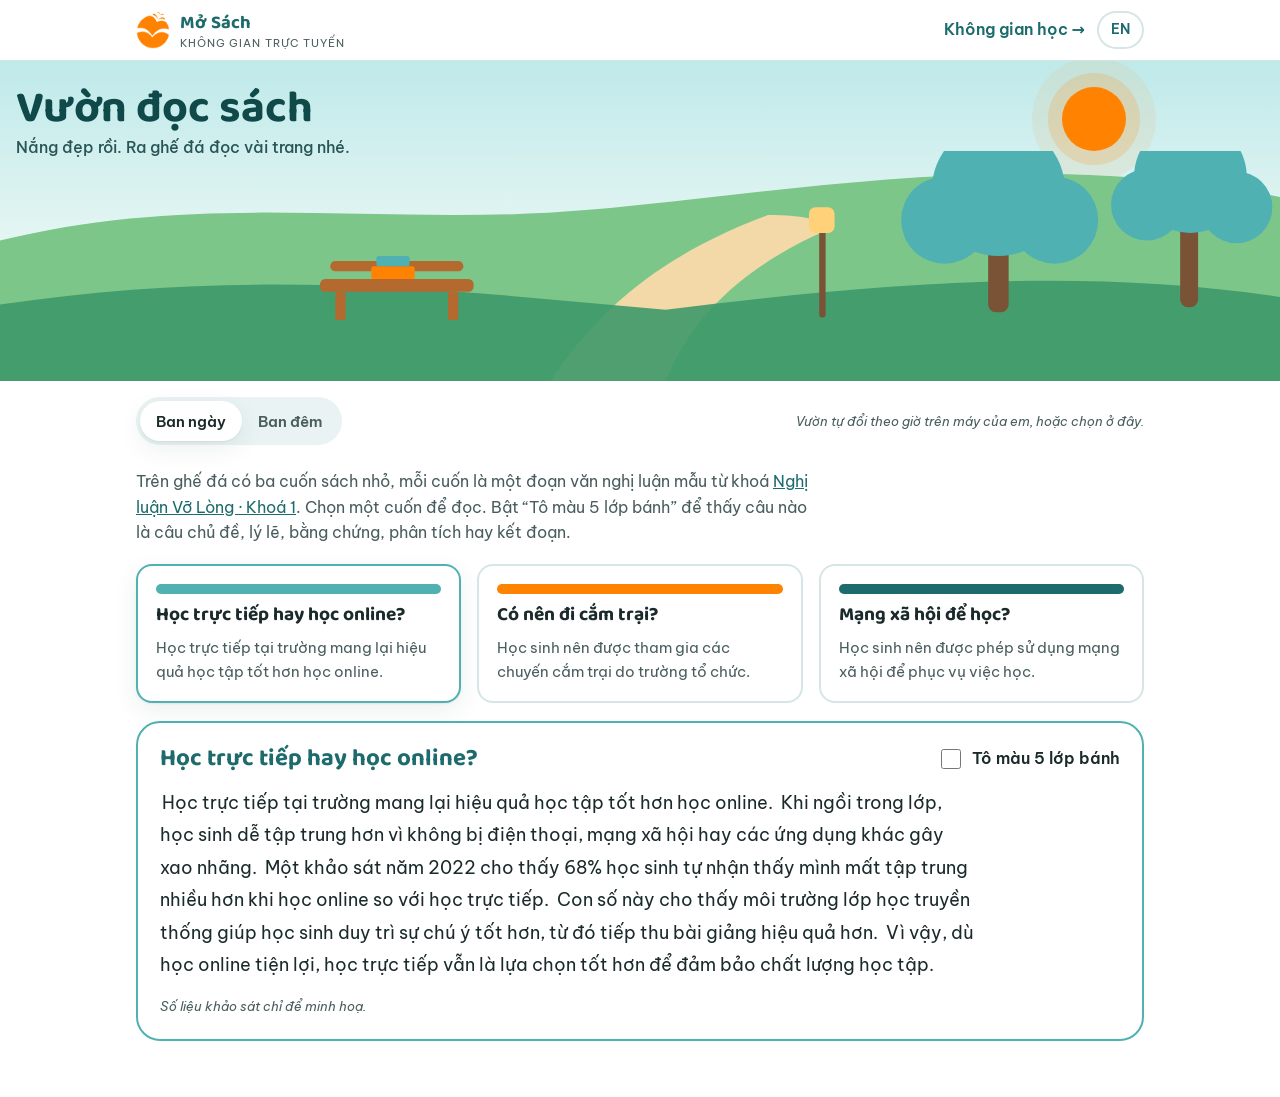
<file: vuon-doc-sach.html>
<!doctype html>
<html lang="vi">
<head>
<meta charset="utf-8">
<meta name="viewport" content="width=device-width, initial-scale=1, viewport-fit=cover">
<title>Vườn đọc sách · Mở Sách</title>
<meta name="claude:viewport-fit-sides" content="cover">
<link rel="preconnect" href="https://fonts.googleapis.com">
<link rel="preconnect" href="https://fonts.gstatic.com" crossorigin>
<link rel="stylesheet" href="https://fonts.googleapis.com/css2?family=Baloo+2:wght@600;700;800&family=Be+Vietnam+Pro:wght@400;500;600;700&display=swap">
<link rel="stylesheet" href="assets/ms.css">
<style>
  /* Vườn đọc: một cảnh vườn (ngày/đêm) ở trên, các "cuốn sách trên ghế đá" ở dưới.
     Cảnh vườn có màu riêng theo giờ, phần đọc theo giao diện sáng/tối của máy. */
  :root { --l1: #f0a640; --l2: #5fb760; --l3: #93553a; --l4: #ffc93c; --l5: #d98a32; }

  .scene { position: relative; overflow: hidden; height: clamp(220px, 34vw, 320px); transition: background .8s ease; }
  .scene svg.land { position: absolute; inset: auto 0 0 0; width: 100%; height: 72%; }
  body[data-time="day"] .scene { background: linear-gradient(#bfe9ea, #f3fbf6 78%); }
  body[data-time="night"] .scene { background: linear-gradient(#0d1b33, #23395c 80%); }
  .orb { position: absolute; top: 26px; right: 12%; width: 64px; height: 64px; border-radius: 50%; transition: all .8s ease; }
  body[data-time="day"] .orb { background: #ff8300; box-shadow: 0 0 0 14px rgba(255,131,0,.18), 0 0 0 30px rgba(255,131,0,.08); }
  body[data-time="night"] .orb { background: #f6efd2; box-shadow: inset -14px -6px 0 0 #d9cfa8, 0 0 40px rgba(246,239,210,.35); }
  .sky-stars { position: absolute; inset: 0; opacity: 0; transition: opacity .8s ease; }
  body[data-time="night"] .sky-stars { opacity: 1; }
  .sky-stars i { position: absolute; width: 3px; height: 3px; border-radius: 50%; background: #fff; animation: tw 3s ease-in-out infinite; }
  @keyframes tw { 50% { opacity: .25; } }
  .glow { opacity: 0; transition: opacity .8s ease; }
  body[data-time="night"] .glow { opacity: 1; }

  .g1 { fill: #7cc68a; } .g2 { fill: #50b1b3; } .g3 { fill: #3f9a6b; } .trunk { fill: #7a5236; } .bench { fill: #b46a2e; } .path { fill: #f3d9a8; }
  body[data-time="night"] .g1 { fill: #2f5a4a; } body[data-time="night"] .g2 { fill: #24504f; } body[data-time="night"] .g3 { fill: #1f4636; }
  body[data-time="night"] .trunk { fill: #4a3424; } body[data-time="night"] .bench { fill: #6e4320; } body[data-time="night"] .path { fill: #4b4a54; }
  .lantern { fill: #ffd27a; }

  .scene-title { position: absolute; left: max(16px, env(safe-area-inset-left, 0px)); top: 22px; right: 120px; }
  .scene-title h1 { font-size: clamp(1.9rem, 5vw, 2.8rem); color: #10494a; transition: color .8s; }
  body[data-time="night"] .scene-title h1 { color: #f6efd2; }
  .scene-title p { color: #2a5556; font-weight: 500; max-width: 40ch; transition: color .8s; }
  body[data-time="night"] .scene-title p { color: #c8d6e8; }

  .bar .wrap { display: flex; align-items: center; justify-content: space-between; gap: 12px; flex-wrap: wrap; padding-block: 16px; }
  .switch { display: inline-flex; padding: 4px; border-radius: 999px; background: var(--paper-3); }
  .switch button { border: 0; background: transparent; color: var(--ink-2); font: 600 .95rem var(--font-body); padding: 8px 16px; border-radius: 999px; cursor: pointer; min-height: 40px; }
  .switch button[aria-pressed="true"] { background: var(--paper); color: var(--ink); box-shadow: var(--shadow); }

  main .wrap { padding-block: 8px 56px; display: grid; gap: 18px; }
  .intro { color: var(--ink-2); max-width: 62ch; }
  .books { display: grid; grid-template-columns: repeat(3, minmax(0, 1fr)); gap: 16px; }
  .book { display: grid; gap: 10px; align-content: start; padding: 18px; border-radius: var(--r-md); background: var(--paper); border: 2px solid var(--line); text-align: left; color: var(--ink); font: inherit; cursor: pointer; position: relative; }
  .book:hover, .book[aria-pressed="true"] { border-color: var(--teal); box-shadow: var(--shadow); }
  .book .cover { height: 10px; border-radius: 6px; }
  .book h3 { font-size: 1.2rem; }
  .book p { color: var(--ink-2); font-size: .92rem; }

  .reader { border-radius: var(--r-lg); border: 2px solid var(--teal); background: var(--paper); padding: 22px; display: grid; gap: 14px; }
  .reader h2 { font-size: 1.5rem; color: var(--teal-ink); }
  .reader .tools { display: flex; justify-content: space-between; align-items: center; gap: 10px; flex-wrap: wrap; }
  .reader .text { font-size: 1.1rem; line-height: 1.85; max-width: 68ch; }
  .reader .text span { transition: background .3s, box-shadow .3s; border-radius: 4px; padding: 1px 2px; }
  .reader.marked .text span { box-shadow: inset 0 -0.55em 0 var(--hl); }
  .legend { display: none; flex-wrap: wrap; gap: 8px 14px; font-size: .88rem; color: var(--ink-2); }
  .reader.marked .legend { display: flex; }
  .legend i { display: inline-block; width: 18px; height: 10px; border-radius: 4px; margin-right: 6px; vertical-align: middle; }
  .toggle { display: inline-flex; gap: 8px; align-items: center; font-weight: 600; cursor: pointer; }
  .toggle input { width: 20px; height: 20px; accent-color: var(--teal-ink); }
  .note { font-size: .82rem; color: var(--ink-2); font-style: italic; }

  @media (max-width: 760px) { .books { grid-template-columns: minmax(0, 1fr); } .scene-title { right: 90px; } .orb { width: 48px; height: 48px; right: 8%; } }
</style>
</head>
<body data-time="day">

<div class="topbar">
  <div class="wrap">
    <a class="brand" href="index.html"><img src="assets/logo-mark.png" alt=""><span><b>Mở Sách</b><small>Không gian trực tuyến</small></span></a>
    <span class="spacer"></span>
    <a class="back" href="khong-gian-hoc.html" style="font-weight:600;text-decoration:none;color:var(--teal-ink)">Không gian học →</a>
    <button class="btn ghost sm" type="button" data-lang-toggle>EN</button>
  </div>
</div>

<section class="scene" aria-label="Cảnh vườn đọc sách">
  <div class="sky-stars" id="sky"></div>
  <div class="orb" aria-hidden="true"></div>
  <div class="scene-title"><h1>Vườn đọc sách</h1><p id="mood">Nắng đẹp rồi, ra ghế đá đọc vài trang nhé.</p></div>
  <svg class="land" viewBox="0 0 1000 230" preserveAspectRatio="xMidYMax slice" aria-hidden="true">
    <path class="g1" d="M0 120C160 80 300 110 460 96s340-50 540-10v144H0z"/>
    <path class="path" d="M430 230c40-60 90-100 170-130 30 0 40 4 50 10-70 30-110 70-130 120z"/>
    <path class="g3" d="M0 170c200-30 360-10 520 4 160-20 320-34 480-10v66H0z" opacity=".9"/>
    <rect class="trunk" x="772" y="96" width="16" height="80" rx="6"/>
    <circle class="g2" cx="780" cy="80" r="52"/><circle class="g2" cx="738" cy="104" r="34"/><circle class="g2" cx="824" cy="104" r="34"/>
    <rect class="trunk" x="922" y="86" width="14" height="86" rx="6"/>
    <circle class="g2" cx="930" cy="70" r="44"/><circle class="g2" cx="896" cy="92" r="28"/><circle class="g2" cx="966" cy="94" r="28"/>
    <rect class="bench" x="250" y="150" width="120" height="10" rx="4"/><rect class="bench" x="258" y="136" width="104" height="8" rx="4"/>
    <rect class="bench" x="262" y="160" width="8" height="22" rx="2"/><rect class="bench" x="350" y="160" width="8" height="22" rx="2"/>
    <rect x="290" y="140" width="34" height="10" rx="2" fill="#ff8300"/><rect x="294" y="132" width="26" height="8" rx="2" fill="#50b1b3"/>
    <rect class="trunk" x="640" y="110" width="5" height="70" rx="2"/>
    <g class="glow"><circle cx="642" cy="104" r="26" fill="#ffd27a" opacity=".25"/></g>
    <rect class="lantern" x="632" y="94" width="20" height="20" rx="5"/>
  </svg>
</section>

<div class="bar">
  <div class="wrap">
    <div class="switch" role="group" aria-label="Chọn giờ trong vườn">
      <button type="button" id="b-day" aria-pressed="true">Ban ngày</button>
      <button type="button" id="b-night" aria-pressed="false">Ban đêm</button>
    </div>
    <span class="note">Vườn tự đổi theo giờ trên máy của em, hoặc chọn ở đây.</span>
  </div>
</div>

<main>
  <div class="wrap">
    <p class="en-note" data-no-i18n><b>Sample argument paragraphs, in Vietnamese.</b> Each little book holds one model paragraph from Course 1. Turn on the colors to see the 5 hamburger layers: topic sentence, reason, evidence, analysis, conclusion.</p>
    <p class="intro vi-only">Trên ghế đá có ba cuốn sách nhỏ, mỗi cuốn là một đoạn văn nghị luận mẫu từ khoá <a href="khoa-hoc/nghi-luan-1.html">Nghị luận Vỡ Lòng · Khoá 1</a>. Chọn một cuốn để đọc. Bật “Tô màu 5 lớp bánh” để thấy câu nào là câu chủ đề, lý lẽ, bằng chứng, phân tích hay kết đoạn.</p>
    <div class="books" id="books"></div>
    <article class="reader" id="reader" aria-live="polite"></article>
  </div>
</main>

<script src="assets/ms.js"></script>
<script src="assets/i18n.js"></script>
<script src="assets/i18n-en.js"></script>
<script>
(function () {
  var PARTS = [
    { name: "Câu chủ đề", c: "var(--l1)" }, { name: "Lý lẽ", c: "var(--l2)" }, { name: "Bằng chứng", c: "var(--l3)" },
    { name: "Phân tích", c: "var(--l4)" }, { name: "Kết đoạn", c: "var(--l5)" }
  ];
  var BOOKS = [
    { title: "Học trực tiếp hay học online?", cover: "var(--teal)", s: [
      "Học trực tiếp tại trường mang lại hiệu quả học tập tốt hơn học online.",
      "Khi ngồi trong lớp, học sinh dễ tập trung hơn vì không bị điện thoại, mạng xã hội hay các ứng dụng khác gây xao nhãng.",
      "Một khảo sát năm 2022 cho thấy 68% học sinh tự nhận thấy mình mất tập trung nhiều hơn khi học online so với học trực tiếp.",
      "Con số này cho thấy môi trường lớp học truyền thống giúp học sinh duy trì sự chú ý tốt hơn, từ đó tiếp thu bài giảng hiệu quả hơn.",
      "Vì vậy, dù học online tiện lợi, học trực tiếp vẫn là lựa chọn tốt hơn để đảm bảo chất lượng học tập."], note: "Số liệu khảo sát chỉ để minh hoạ." },
    { title: "Có nên đi cắm trại?", cover: "var(--orange)", s: [
      "Học sinh nên được tham gia các chuyến cắm trại do trường tổ chức.",
      "Những hoạt động ngoài trời như vậy giúp học sinh rèn tính tự lập và làm quen với bạn bè theo cách khác với lớp học thông thường.",
      "Theo chia sẻ của nhiều phụ huynh có con từng tham gia trại hè, các em trở nên chủ động hơn trong sinh hoạt cá nhân sau chuyến đi.",
      "Điều đó cho thấy một môi trường mới, tách khỏi sự hỗ trợ thường ngày của gia đình, chính là cơ hội để học sinh trưởng thành nhanh hơn.",
      "Vì vậy, phụ huynh nên cân nhắc và ủng hộ con tham gia các chương trình cắm trại của trường."], note: "Lời chia sẻ của phụ huynh chỉ để minh hoạ." },
    { title: "Mạng xã hội để học?", cover: "var(--teal-ink)", s: [
      "Học sinh nên được phép sử dụng mạng xã hội để phục vụ việc học.",
      "Mạng xã hội, nếu biết chọn lọc nội dung, có thể giúp học sinh tiếp cận kiến thức nhanh và sinh động hơn.",
      "Nhiều học sinh hiện nay tham gia các nhóm học tập trên Facebook hoặc theo dõi các kênh chia sẻ kiến thức trên TikTok, Instagram.",
      "Điều này chứng minh mạng xã hội, nếu dùng đúng cách, có thể là công cụ học tập hiệu quả chứ không chỉ để giải trí.",
      "Vì vậy, thay vì cấm hoàn toàn, nhà trường nên hướng dẫn học sinh sử dụng mạng xã hội một cách có ích."], note: "Ví dụ chỉ để minh hoạ." }
  ];

  var current = 0, marked = false;
  var booksEl = document.getElementById("books"), reader = document.getElementById("reader");
  booksEl.innerHTML = BOOKS.map(function (b, i) {
    return '<button class="book" type="button" data-i="' + i + '" aria-pressed="' + (i === 0) + '"><span class="cover" style="background:' + b.cover + '"></span><h3>' + b.title + "</h3><p>" + b.s[0] + "</p></button>";
  }).join("");
  booksEl.addEventListener("click", function (e) {
    var b = e.target.closest(".book"); if (!b) return;
    current = +b.getAttribute("data-i");
    booksEl.querySelectorAll(".book").forEach(function (x) { x.setAttribute("aria-pressed", String(x === b)); });
    drawReader(); reader.scrollIntoView({ behavior: "smooth", block: "nearest" });
  });
  function drawReader() {
    var b = BOOKS[current];
    reader.className = "reader" + (marked ? " marked" : "");
    reader.innerHTML = '<div class="tools"><h2>' + b.title + '</h2><label class="toggle" for="mk"><input type="checkbox" id="mk"' + (marked ? " checked" : "") + "> Tô màu 5 lớp bánh</label></div>" +
      '<p class="text">' + b.s.map(function (t, i) { return '<span style="--hl:color-mix(in srgb, ' + PARTS[i].c + ' 45%, transparent)" title="' + PARTS[i].name + '">' + t + "</span>"; }).join(" ") + "</p>" +
      '<div class="legend">' + PARTS.map(function (p) { return '<span><i style="background:' + p.c + '"></i>' + p.name + "</span>"; }).join("") + "</div>" +
      '<p class="note">' + b.note + "</p>";
    document.getElementById("mk").onchange = function (e) { marked = e.target.checked; reader.classList.toggle("marked", marked); };
  }
  drawReader();

  // sao trên trời
  var sky = document.getElementById("sky"), html = "";
  for (var i = 0; i < 40; i++) html += '<i style="left:' + (Math.random() * 100) + "%;top:" + (Math.random() * 55) + "%;animation-delay:" + (Math.random() * 3).toFixed(2) + 's"></i>';
  sky.innerHTML = html;

  function setTime(t) {
    document.body.setAttribute("data-time", t);
    document.getElementById("b-day").setAttribute("aria-pressed", String(t === "day"));
    document.getElementById("b-night").setAttribute("aria-pressed", String(t === "night"));
    var name = MS.getName();
    document.getElementById("mood").textContent = t === "day"
      ? "Nắng đẹp rồi" + (name ? ", " + name : "") + ". Ra ghế đá đọc vài trang nhé."
      : "Đèn lồng đã sáng" + (name ? ", " + name : "") + ". Đọc thêm một trang trước khi ngủ nhé.";
  }
  document.getElementById("b-day").onclick = function () { setTime("day"); };
  document.getElementById("b-night").onclick = function () { setTime("night"); };
  var h = new Date().getHours();
  setTime(h >= 6 && h < 18 ? "day" : "night");
})();
</script>
</body>
</html>
</file>
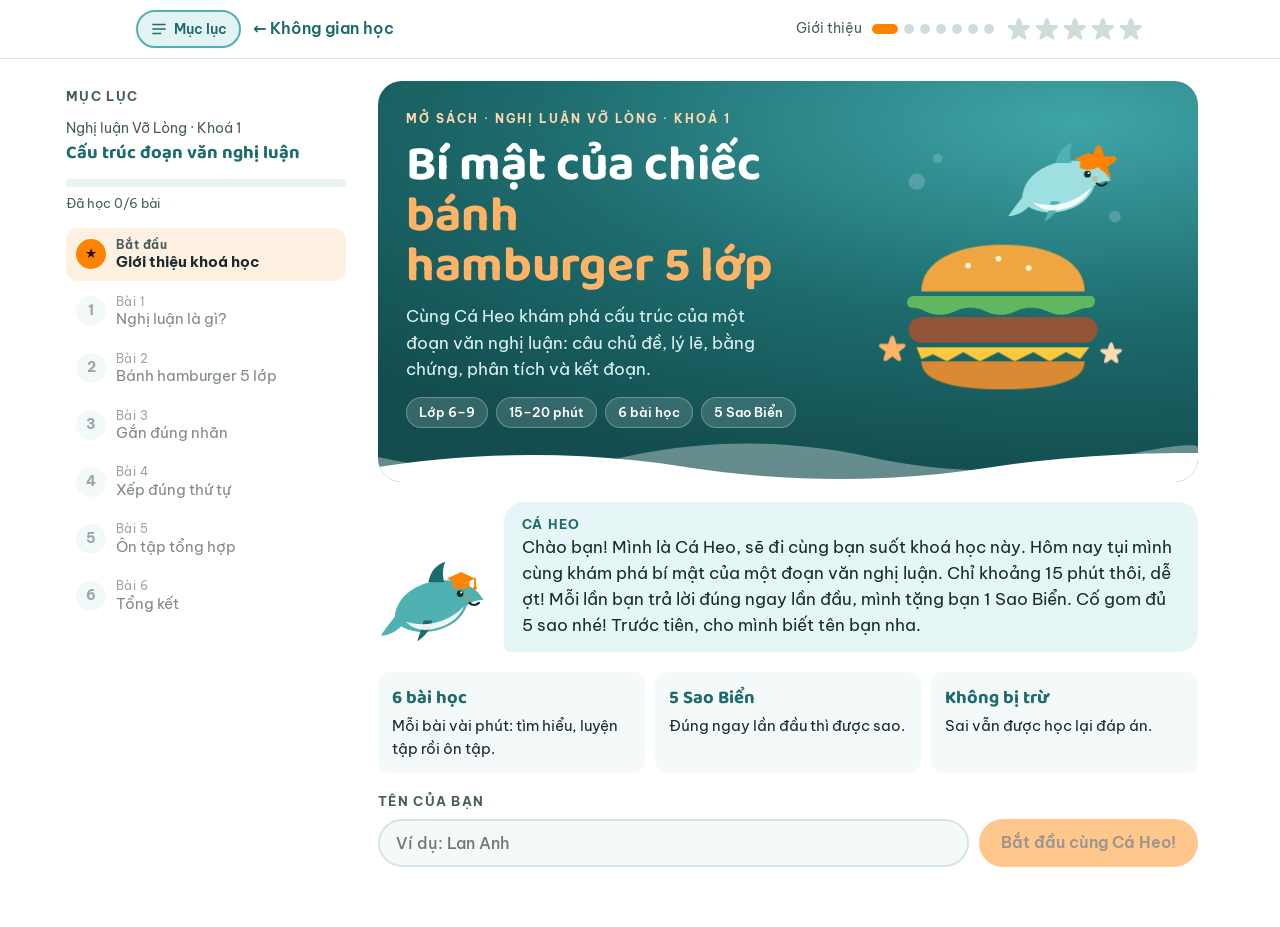
<file: khoa-hoc/nghi-luan-1.html>
<!doctype html>
<html lang="vi">
<head>
<meta charset="utf-8">
<meta name="viewport" content="width=device-width, initial-scale=1, viewport-fit=cover">
<title>Nghị luận Vỡ Lòng · Khoá 1</title>
<meta name="claude:viewport-fit-sides" content="cover">
<link rel="preconnect" href="https://fonts.googleapis.com">
<link rel="preconnect" href="https://fonts.gstatic.com" crossorigin>
<link rel="stylesheet" href="https://fonts.googleapis.com/css2?family=Baloo+2:wght@600;700;800&family=Be+Vietnam+Pro:wght@400;500;600;700&display=swap">
<link rel="stylesheet" href="../assets/ms.css">
<style>
  /* Khoá 1 — sân khấu một cột: Cá Heo + bong bóng thoại ở trên, hoạt động ở dưới.
     Màu riêng của chuỗi Nghị luận: xanh biển tươi + cam Mở Sách; 5 lớp bánh hamburger. */
  :root {
    --sea: #e6f6f6;
    --l1: #f0a640;  /* nắp bánh  — câu chủ đề */
    --l2: #5fb760;  /* xà lách   — lý lẽ */
    --l3: #93553a;  /* thịt      — bằng chứng */
    --l4: #ffc93c;  /* phô mai   — phân tích */
    --l5: #d98a32;  /* đế bánh   — kết đoạn */
  }
  @media (prefers-color-scheme: dark) { :root:not([data-theme="light"]) { --sea: #122a2b; } }
  :root[data-theme="dark"] { --sea: #122a2b; }

  body { background: var(--paper); }
  .topbar .wrap { flex-wrap: wrap; row-gap: 6px; }
  .back { font-weight: 600; text-decoration: none; color: var(--teal-ink); white-space: nowrap; }
  .starbar { display: flex; align-items: center; gap: 8px; }
  .starbar .stars svg { width: 26px; height: 26px; transition: transform .3s ease; }
  .starbar .stars svg.pop { animation: pop .7s ease; }
  @keyframes pop { 0% { transform: scale(.4) rotate(-40deg); } 60% { transform: scale(1.5) rotate(15deg); } 100% { transform: scale(1) rotate(0); } }
  .steps { display: flex; gap: 6px; align-items: center; }
  .steps i { width: 10px; height: 10px; border-radius: 50%; background: var(--star-off); }
  .steps i.done { background: var(--teal); }
  .steps i.now { background: var(--orange); width: 26px; border-radius: 6px; }
  .steps-wrap { display: flex; gap: 10px; align-items: center; font-size: .85rem; color: var(--ink-2); font-variant-numeric: tabular-nums; }

  .stage { padding-block: 22px 60px; display: grid; gap: 20px; max-width: 820px; min-width: 0; width: 100%; }
  .eyebrow { font-size: .8rem; font-weight: 700; letter-spacing: .12em; text-transform: uppercase; color: var(--orange-ink); }
  .stage h1 { font-size: clamp(1.7rem, 4.4vw, 2.4rem); color: var(--teal-ink); margin-top: 2px; }

  /* Cá Heo + bong bóng */
  .talk { display: grid; grid-template-columns: 112px minmax(0, 1fr); gap: 14px; align-items: end; }
  .nem { width: 112px; height: auto; overflow: visible; }
  .nem .body { fill: var(--teal); } .nem .belly { fill: var(--paper); } .nem .dark { fill: var(--teal-ink); }
  .nem .eye { fill: #18282a; } .nem .cap { fill: var(--orange); } .nem .smile { stroke: #18282a; }
  .nem.happy { animation: jump .8s ease; }
  .nem.think { animation: tilt 1s ease; }
  @keyframes jump { 0%,100% { transform: translateY(0) rotate(0); } 35% { transform: translateY(-22px) rotate(-8deg); } 60% { transform: translateY(0) rotate(4deg); } }
  @keyframes tilt { 0%,100% { transform: rotate(0); } 30% { transform: rotate(-7deg); } 60% { transform: rotate(5deg); } }
  .bubble { position: relative; background: var(--sea); border-radius: 20px 20px 20px 6px; padding: 14px 18px; font-size: 1.05rem; line-height: 1.55; min-width: 0; }
  .bubble b.who { display: block; font: 700 .8rem var(--font-body); letter-spacing: .1em; text-transform: uppercase; color: var(--teal-ink); margin-bottom: 2px; }

  .panel { display: grid; gap: 14px; }
  .q { font-weight: 600; font-size: 1.08rem; }

  /* lựa chọn trắc nghiệm */
  .opts { display: grid; gap: 10px; }
  .opt { display: grid; grid-template-columns: 38px minmax(0, 1fr) 28px; gap: 12px; align-items: center; text-align: left; width: 100%; padding: 14px 16px; border-radius: var(--r-md); border: 2px solid var(--line); background: var(--paper); color: var(--ink); font: 500 1rem/1.5 var(--font-body); cursor: pointer; }
  .opt:hover:not([disabled]) { border-color: var(--teal); }
  .opt .k { width: 38px; height: 38px; border-radius: 50%; display: grid; place-items: center; background: var(--paper-3); font-weight: 700; }
  .opt .mk { font-weight: 800; font-size: 1.2rem; text-align: center; }
  .opt[disabled] { cursor: default; }
  .opt.right { border-color: var(--ok); background: var(--ok-soft); }
  .opt.right .k { background: var(--ok); color: var(--paper); }
  .opt.wrong { border-color: var(--bad); background: var(--bad-soft); }
  .opt.wrong .k { background: var(--bad); color: var(--paper); }
  .opt.right .mk { color: var(--ok); } .opt.wrong .mk { color: var(--bad); }

  /* lớp bánh */
  .layer { display: inline-block; width: 46px; height: 14px; border-radius: 8px; flex: none; }
  .layer.l1 { background: var(--l1); border-radius: 23px 23px 6px 6px; height: 18px; }
  .layer.l2 { background: var(--l2); height: 10px; border-radius: 10px 2px 10px 2px; }
  .layer.l3 { background: var(--l3); }
  .layer.l4 { background: var(--l4); height: 9px; border-radius: 2px; }
  .layer.l5 { background: var(--l5); border-radius: 6px 6px 16px 16px; height: 14px; }

  /* Màn 2: các phần bánh */
  .parts { display: grid; gap: 10px; }
  .part { border: 2px solid var(--line); border-radius: var(--r-md); background: var(--paper); overflow: hidden; }
  .part > button { all: unset; box-sizing: border-box; cursor: pointer; display: grid; grid-template-columns: 50px minmax(0, 1fr) auto; gap: 12px; align-items: center; width: 100%; padding: 14px 16px; }
  .part > button:focus-visible { outline: 3px solid var(--orange); outline-offset: -3px; }
  .part .nm { font-weight: 700; }
  .part .nm small { display: block; font-weight: 500; color: var(--ink-2); font-size: .85rem; }
  .part .tog { font-weight: 700; color: var(--teal-ink); font-size: .9rem; }
  .part .more { padding: 0 16px 16px 78px; display: grid; gap: 10px; }
  .part .sent { font-size: 1.02rem; padding: 10px 14px; border-left: 4px solid var(--teal); background: var(--paper-2); border-radius: 0 10px 10px 0; }
  .part .say { color: var(--teal-ink); font-weight: 500; }
  .part.seen { border-color: var(--teal); }
  .note { font-size: .82rem; color: var(--ink-2); font-style: italic; }

  /* Màn 3: khay nhãn + câu */
  .tray { display: flex; flex-wrap: wrap; gap: 8px; padding: 12px; background: var(--paper-2); border-radius: var(--r-md); border: 1px dashed var(--line); min-height: 64px; align-items: center; }
  .tray .empty { color: var(--ink-2); font-size: .9rem; }
  .tag { display: inline-flex; align-items: center; gap: 8px; min-height: 42px; padding: 6px 14px; border-radius: 999px; border: 2px solid var(--line); background: var(--paper); color: var(--ink); font: 600 .95rem var(--font-body); cursor: pointer; }
  .tag[aria-pressed="true"] { border-color: var(--orange); background: var(--orange-soft); box-shadow: 0 0 0 3px color-mix(in srgb, var(--orange) 30%, transparent); }
  .tag .layer { width: 28px; }
  .slots { display: grid; gap: 10px; }
  .slot { display: grid; grid-template-columns: minmax(0, 1fr); gap: 8px; padding: 12px 14px; border: 2px solid var(--line); border-radius: var(--r-md); background: var(--paper); }
  .slot p { font-size: 1rem; }
  .slot .drop { justify-self: start; min-height: 40px; padding: 6px 14px; border-radius: 999px; border: 2px dashed var(--teal); background: transparent; color: var(--teal-ink); font: 600 .9rem var(--font-body); cursor: pointer; display: inline-flex; gap: 8px; align-items: center; }
  .slot .drop.filled { border-style: solid; background: var(--teal-soft); }
  .slot.right { border-color: var(--ok); background: var(--ok-soft); }
  .slot.wrong { border-color: var(--bad); background: var(--bad-soft); }
  .slot .why { font-size: .9rem; color: var(--bad); font-weight: 500; }

  /* Màn 4: xếp bánh */
  .burger { display: grid; gap: 8px; }
  .bslot { display: grid; grid-template-columns: 54px minmax(0, 1fr); gap: 12px; align-items: center; min-height: 58px; padding: 8px 12px; border-radius: var(--r-md); border: 2px dashed var(--line); background: var(--paper-2); }
  .bslot .nm { font-size: .8rem; font-weight: 700; color: var(--ink-2); text-transform: uppercase; letter-spacing: .06em; }
  .bslot button { all: unset; box-sizing: border-box; cursor: pointer; font-size: .98rem; display: block; width: 100%; }
  .bslot button:focus-visible { outline: 3px solid var(--orange); outline-offset: 2px; border-radius: 6px; }
  .bslot.filled { border-style: solid; background: var(--paper); }
  .bslot.right { border-color: var(--ok); background: var(--ok-soft); }
  .bslot.wrong { border-color: var(--bad); background: var(--bad-soft); }
  .pool { display: grid; gap: 8px; }
  .card { text-align: left; width: 100%; padding: 12px 14px; border-radius: var(--r-md); border: 2px solid var(--line); background: var(--paper); color: var(--ink); font: 500 .98rem/1.5 var(--font-body); cursor: pointer; }
  .card:hover { border-color: var(--teal); }
  .sub { font: 700 .82rem var(--font-body); letter-spacing: .1em; text-transform: uppercase; color: var(--ink-2); }

  /* Màn 5 */
  .round { display: grid; gap: 12px; padding: 18px; border: 2px solid var(--line); border-radius: var(--r-lg); background: var(--paper); }
  .round .num { display: flex; justify-content: space-between; align-items: center; gap: 10px; flex-wrap: wrap; }
  .para { padding: 12px 16px; background: var(--paper-2); border-radius: 12px; font-size: 1rem; }
  .pair { display: grid; grid-template-columns: repeat(2, minmax(0, 1fr)); gap: 10px; }
  .clock { display: inline-flex; gap: 6px; align-items: center; font-size: .85rem; font-weight: 600; color: var(--orange-ink); }
  .clock svg { width: 18px; height: 18px; animation: spin 4s linear infinite; }
  .clock circle, .clock path { stroke: currentColor; fill: none; stroke-width: 2.2; }
  @keyframes spin { to { transform: rotate(360deg); } }

  /* Màn 6 */
  .award { display: grid; gap: 14px; justify-items: center; text-align: center; padding: 26px 18px; border-radius: var(--r-lg); background: var(--sea); }
  .award .stars svg { width: 44px; height: 44px; }
  .award .big { font: 800 clamp(2.4rem, 8vw, 3.4rem)/1 var(--font-display); color: var(--teal-ink); font-variant-numeric: tabular-nums; }
  .badge { display: inline-flex; align-items: center; gap: 8px; padding: 6px 14px; border-radius: 999px; background: var(--orange); color: var(--cta-fg); font-weight: 700; }
  .next { display: grid; gap: 6px; padding: 16px 18px; border: 2px dashed var(--line); border-radius: var(--r-md); }
  .recap { display: grid; gap: 8px; }
  .recap li { display: flex; gap: 10px; align-items: center; }
  .recap ul { list-style: none; padding: 0; margin: 0; display: grid; gap: 8px; }

  .actions { display: flex; gap: 10px; flex-wrap: wrap; align-items: center; }
  .actions .grow { flex: 1; }
  .namefield { display: flex; gap: 10px; flex-wrap: wrap; }
  .namefield input { flex: 1 1 200px; min-width: 0; min-height: 48px; padding: 10px 16px; border-radius: 999px; border: 2px solid var(--line); background: var(--paper-2); color: var(--ink); font: 500 1rem var(--font-body); }
  .rules { display: grid; grid-template-columns: repeat(3, minmax(0, 1fr)); gap: 10px; }
  .rules div { padding: 12px 14px; background: var(--paper-2); border-radius: 12px; font-size: .92rem; }
  .rules b { display: block; font-family: var(--font-display); font-size: 1.15rem; color: var(--teal-ink); }



  /* Mục lục bên trái (đóng/mở được) */
  .navbtn { display: inline-flex; align-items: center; gap: 6px; min-height: 38px; padding: 6px 12px; border-radius: 999px; border: 2px solid var(--line); background: var(--paper); color: var(--ink); font: 600 .9rem var(--font-body); cursor: pointer; }
  .navbtn svg { width: 18px; height: 18px; } .navbtn path { stroke: currentColor; stroke-width: 2.2; stroke-linecap: round; fill: none; }
  .navbtn[aria-expanded="true"] { background: var(--teal-soft); border-color: var(--teal); color: var(--teal-ink); }
  .layout { display: grid; grid-template-columns: 280px minmax(0, 1fr); gap: 32px; max-width: 1180px; margin: 0 auto;
    padding-left: max(16px, env(safe-area-inset-left, 0px)); padding-right: max(16px, env(safe-area-inset-right, 0px)); }
  .layout.closed { grid-template-columns: minmax(0, 1fr); max-width: 868px; }
  .layout.closed .side { display: none; }
  .side { position: sticky; top: calc(66px + env(safe-area-inset-top, 0px)); align-self: start; max-height: calc(100vh - 86px); overflow: auto;
    padding-block: 22px; display: grid; gap: 14px; align-content: start; }
  .side-head { display: flex; justify-content: space-between; align-items: center; }
  .side-x { display: none; width: 38px; height: 38px; border-radius: 50%; border: 0; background: var(--paper-3); color: var(--ink); font-size: 1.4rem; cursor: pointer; }
  .side-course { font-size: .85rem; color: var(--ink-2); }
  .side-course b { display: block; font: 700 1.15rem/1.25 var(--font-display); color: var(--teal-ink); margin-top: 2px; }
  .side-prog { display: grid; gap: 6px; font-size: .82rem; color: var(--ink-2); font-variant-numeric: tabular-nums; }
  .side-prog .bar { height: 8px; border-radius: 999px; background: var(--paper-3); overflow: hidden; }
  .side-prog .bar i { display: block; height: 100%; width: 0; background: var(--teal); border-radius: 999px; transition: width .4s ease; }
  .side-list { list-style: none; margin: 0; padding: 0; display: grid; gap: 4px; }
  .side-list button { all: unset; box-sizing: border-box; cursor: pointer; width: 100%; display: grid; grid-template-columns: 30px minmax(0, 1fr) auto; gap: 10px; align-items: center; padding: 9px 10px; border-radius: 12px; }
  .side-list button:hover:not([aria-disabled="true"]) { background: var(--paper-2); }
  .side-list button:focus-visible { outline: 3px solid var(--orange); outline-offset: 1px; }
  .side-list .no { width: 30px; height: 30px; border-radius: 50%; display: grid; place-items: center; font-weight: 700; font-size: .85rem; background: var(--paper-3); color: var(--ink-2); }
  .side-list .tt { font-size: .93rem; line-height: 1.3; }
  .side-list .tt small { display: block; font-size: .75rem; color: var(--ink-2); letter-spacing: .04em; }
  .side-list .done .no { background: var(--teal); color: var(--btn-fg); }
  .side-list [aria-current="step"] { background: var(--orange-soft); }
  .side-list [aria-current="step"] .no { background: var(--orange); color: var(--cta-fg); }
  .side-list [aria-current="step"] .tt { font-weight: 700; }
  .side-list [aria-disabled="true"] { cursor: not-allowed; opacity: .55; }
  .side-list .stars svg { width: 14px; height: 14px; }
  .scrim { position: fixed; inset: 0; background: rgba(10, 25, 26, .45); z-index: 39; }
  @media (max-width: 900px) {
    .layout, .layout.closed { grid-template-columns: minmax(0, 1fr); max-width: 868px; }
    .layout .side, .layout.closed .side { display: grid; position: fixed; top: 0; bottom: 0; left: 0; z-index: 40; width: min(320px, 86vw); max-height: none; height: 100vh; height: 100dvh; align-self: stretch; overflow-y: auto;
      background: var(--paper); box-shadow: var(--shadow); padding: calc(18px + env(safe-area-inset-top, 0px)) 18px calc(18px + env(safe-area-inset-bottom, 0px)) max(18px, env(safe-area-inset-left, 0px));
      transform: translateX(-105%); transition: transform .25s ease; }
    .layout.open-m .side { transform: none; }
    .side-x { display: grid; place-items: center; }
    .navbtn span { display: none; }
  }

  /* Bìa khoá (Giới thiệu) */
  .cover { position: relative; overflow: hidden; border-radius: var(--r-lg); color: #ffffff;
    background: radial-gradient(120% 90% at 85% 10%, #3fa5a7 0%, #1d6b6d 55%, #134d4f 100%);
    display: grid; grid-template-columns: minmax(0, 1.15fr) minmax(0, .85fr); gap: 12px; align-items: center;
    padding: 28px 28px 54px; min-height: 280px; }
  .cover .txt { display: grid; gap: 10px; position: relative; z-index: 1; min-width: 0; }
  .cover .kicker { font-size: .78rem; font-weight: 700; letter-spacing: .16em; text-transform: uppercase; color: #ffd9b0; }
  .cover h1 { color: #ffffff; font-size: clamp(2rem, 6vw, 3.1rem); line-height: 1.02; }
  .cover h1 span { display: block; color: #ffb366; }
  .cover .sub2 { font-size: 1.05rem; color: #dff3f3; max-width: 34ch; }
  .cover .pills { display: flex; flex-wrap: wrap; gap: 8px; margin-top: 4px; }
  .cover .pills span { font-size: .82rem; font-weight: 600; padding: 4px 12px; border-radius: 999px; background: rgba(255,255,255,.14); border: 1px solid rgba(255,255,255,.28); color: #ffffff; font-variant-numeric: tabular-nums; }
  .cover .art { position: relative; z-index: 1; justify-self: center; width: 100%; max-width: 280px; }
  .cover .art svg { width: 100%; height: auto; display: block; overflow: visible; }
  .cover .waves { position: absolute; left: 0; right: 0; bottom: -1px; width: 100%; height: 46px; z-index: 0; }
  .cover .waves path { fill: var(--paper); }
  .cover .waves path.back { fill: var(--paper); opacity: .35; }
  #stage:focus { outline: none; }
  .cover .nem { width: 120px; height: 100px; }
  .cover .nem .body { fill: #9ee0e1; } .cover .nem .dark { fill: #50b1b3; } .cover .nem .belly { fill: #ffffff; }
  .cover .bub { fill: rgba(255,255,255,.18); }
  .cover .art .burger-l { animation: stack .7s cubic-bezier(.3,1.4,.6,1) both; }
  .cover .art .burger-l:nth-child(2) { animation-delay: .08s; } .cover .art .burger-l:nth-child(3) { animation-delay: .16s; }
  .cover .art .burger-l:nth-child(4) { animation-delay: .24s; } .cover .art .burger-l:nth-child(5) { animation-delay: .32s; }
  @keyframes stack { from { transform: translateY(-26px); opacity: 0; } to { transform: none; opacity: 1; } }
  .cover .dolph { animation: swim 3.2s ease-in-out infinite; transform-origin: center; }
  @keyframes swim { 50% { transform: translateY(-6px) rotate(-3deg); } }

  @media (max-width: 600px) {
    .cover { grid-template-columns: minmax(0, 1fr); padding: 22px 18px 50px; }
    .cover .art { max-width: 210px; order: -1; }
    .talk { grid-template-columns: 72px minmax(0, 1fr); }
    .nem { width: 72px; }
    .part .more { padding-left: 16px; }
    .pair, .rules { grid-template-columns: minmax(0, 1fr); }
    .steps-wrap .lbl { display: none; }
  }
</style>
</head>
<body>

<div class="topbar">
  <div class="wrap">
    <button class="navbtn" id="nav-toggle" type="button" aria-controls="side" aria-expanded="true"><svg viewBox="0 0 24 24" aria-hidden="true"><path d="M4 6h16M4 12h16M4 18h10"/></svg><span>Mục lục</span></button>
    <a class="back" href="../khong-gian-hoc.html">← Không gian học</a>
    <span class="spacer"></span>
    <div class="steps-wrap"><span class="lbl" id="step-lbl">Giới thiệu</span><div class="steps" id="steps" aria-hidden="true"></div></div>
    <div class="starbar" id="starbar"></div>
  </div>
</div>

<div class="layout" id="layout">
  <aside class="side" id="side" aria-label="Mục lục khoá học">
    <div class="side-head"><span class="sub">Mục lục</span><button class="side-x" id="side-close" type="button" aria-label="Đóng mục lục">×</button></div>
    <p class="side-course">Nghị luận Vỡ Lòng · Khoá 1<b>Cấu trúc đoạn văn nghị luận</b></p>
    <div class="side-prog"><div class="bar"><i id="prog-fill"></i></div><span id="prog-txt">Đã học 0/6 bài</span></div>
    <ol class="side-list" id="side-list"></ol>
  </aside>
  <main class="stage" id="stage" tabindex="-1"></main>
</div>
<div class="scrim" id="scrim" hidden></div>

<script src="../assets/ms.js"></script>
<script>
(function () {
  var COURSE_ID = "nghi-luan-1", MAX = 5;
  var LABELS = [
    { id: 1, name: "Câu chủ đề", food: "Nắp bánh", cls: "l1" },
    { id: 2, name: "Lý lẽ", food: "Xà lách", cls: "l2" },
    { id: 3, name: "Bằng chứng", food: "Thịt", cls: "l3" },
    { id: 4, name: "Phân tích", food: "Phô mai", cls: "l4" },
    { id: 5, name: "Kết đoạn", food: "Đế bánh", cls: "l5" }
  ];
  var NEM_SVG = '<svg class="nem" id="nem" viewBox="0 0 120 100" role="img" aria-label="Cá Heo, bạn học đồng hành">' +
    '<path class="body" d="M18 62C20 36 50 20 80 23c16 2 28 11 33 21-8 0-14 2-18 6-4 14-20 26-42 28-12 1-22-2-28-6-6 6-14 10-22 10 4-6 9-12 15-20z"/>' +
    '<path class="dark" d="M54 25c2-12 9-19 18-22-3 8-3 15-1 22z"/>' +
    '<path class="dark" d="M58 66c-2 10-8 18-16 22 3-8 5-15 7-22z"/>' +
    '<path class="belly" d="M30 67c16 6 42 4 62-16-6 15-22 24-41 25-9 0-16-3-21-9z" opacity=".9"/>' +
    '<circle class="eye" cx="88" cy="37" r="3.6"/><circle cx="89.2" cy="35.8" r="1.2" fill="#fff"/>' +
    '<path class="smile" d="M98 47c3 3 7 3 10 0" fill="none" stroke-width="2.4" stroke-linecap="round"/>' +
    '<circle cx="96" cy="42" r="3" fill="#ff8300" opacity=".35"/>' +
    '<path class="cap" d="M74 21l15-7 15 7-15 7z"/><path class="cap" d="M80 24v6c6 3 12 3 18 0v-6l-9 4z"/>' +
    '<path d="M104 21v9" stroke="#ff8300" stroke-width="2" stroke-linecap="round"/><circle class="cap" cx="104" cy="31" r="2.2"/>' +
    "</svg>";

  var state = { screen: 0, stars: [false, false, false, false, false], name: MS.getName() };
  var stage = document.getElementById("stage");

  /* ---------- tiện ích ---------- */
  function who() { return state.name || "bạn"; }
  function el(html) { var d = document.createElement("div"); d.innerHTML = html.trim(); return d.firstChild; }
  function shuffle(a) { a = a.slice(); for (var i = a.length - 1; i > 0; i--) { var j = Math.floor(Math.random() * (i + 1)); var t = a[i]; a[i] = a[j]; a[j] = t; } return a; }
  function shuffleNotSame(a) { var s; do { s = shuffle(a); } while (s.every(function (x, i) { return x === a[i]; })); return s; }
  function layer(cls) { return '<span class="layer ' + cls + '" aria-hidden="true"></span>'; }
  /* Gọi HS bằng tên: thay đại từ "bạn" bằng tên đã lưu (trừ "bạn bè", "bạn học", "bạn Minh"…) */
  function named(text) {
    if (!state.name) return text;
    var nm = MS.esc(state.name);
    return text.replace(/(^|[^\p{L}])[Bb]ạn(?![\p{L}])(?!\s+(bè|học|Minh|nhỏ))/gu, function (m, pre) { return pre + nm; });
  }
  function say(text, mood) {
    var b = document.getElementById("bubble-text");
    if (b) b.innerHTML = named(text);
    var n = document.getElementById("nem");
    if (n && mood) { n.classList.remove("happy", "think"); void n.getBoundingClientRect(); n.classList.add(mood); }
  }
  function talk(text, raw) {
    return '<div class="talk">' + NEM_SVG + '<div class="bubble" aria-live="polite"><b class="who">Cá Heo</b><span id="bubble-text">' + (raw ? text : named(text)) + "</span></div></div>";
  }
  function head(eyebrow, title) { return '<div><div class="eyebrow">' + eyebrow + "</div><h1>" + title + "</h1></div>"; }
  function award(i) {
    if (state.stars[i]) return;
    state.stars[i] = true; renderStars(i); renderNav();
  }
  function starCount() { return state.stars.filter(Boolean).length; }
  function renderStars(popIndex) {
    var bar = document.getElementById("starbar");
    bar.innerHTML = MS.starsHTML(starCount(), MAX);
    if (popIndex != null) { var svgs = bar.querySelectorAll("svg.on"); var last = svgs[svgs.length - 1]; if (last) last.classList.add("pop"); }
  }
  function renderSteps() {
    var s = ""; for (var i = 0; i <= 6; i++) s += '<i class="' + (i < state.screen ? "done" : i === state.screen ? "now" : "") + '"></i>';
    document.getElementById("steps").innerHTML = s;
    document.getElementById("step-lbl").textContent = state.screen ? "Bài " + state.screen + "/6" : "Giới thiệu";
  }

  var LESSONS = [
    { t: "Giới thiệu khoá học", k: "Bắt đầu" }, { t: "Nghị luận là gì?", k: "Bài 1", st: [0] }, { t: "Bánh hamburger 5 lớp", k: "Bài 2" },
    { t: "Gắn đúng nhãn", k: "Bài 3", st: [1] }, { t: "Xếp đúng thứ tự", k: "Bài 4", st: [2] }, { t: "Ôn tập tổng hợp", k: "Bài 5", st: [3, 4] },
    { t: "Tổng kết", k: "Bài 6" }
  ];
  var mq = window.matchMedia("(max-width: 900px)");
  var layout = document.getElementById("layout"), navBtn = document.getElementById("nav-toggle"), scrim = document.getElementById("scrim");
  function navOpen() { return mq.matches ? layout.classList.contains("open-m") : !layout.classList.contains("closed"); }
  function setNav(open) {
    if (mq.matches) { layout.classList.toggle("open-m", open); scrim.hidden = !open; }
    else { layout.classList.toggle("closed", !open); scrim.hidden = true; }
    navBtn.setAttribute("aria-expanded", String(open));
  }
  navBtn.onclick = function () { setNav(!navOpen()); };
  document.getElementById("side-close").onclick = function () { setNav(false); navBtn.focus(); };
  scrim.onclick = function () { setNav(false); };
  document.addEventListener("keydown", function (e) { if (e.key === "Escape" && mq.matches && navOpen()) setNav(false); });
  if (mq.addEventListener) mq.addEventListener("change", function () { layout.classList.remove("open-m"); scrim.hidden = true; navBtn.setAttribute("aria-expanded", String(navOpen())); });
  navBtn.setAttribute("aria-expanded", String(navOpen()));
  function renderNav() {
    state.reached = Math.max(state.reached || 0, state.screen);
    var done = 0;
    document.getElementById("side-list").innerHTML = LESSONS.map(function (L, i) {
      var isDone = i < state.reached || (i === 6 && state.screen === 6), cur = i === state.screen, open = i <= state.reached;
      if (i > 0 && isDone) done++;
      var st = L.st ? MS.starsHTML(L.st.filter(function (k) { return state.stars[k]; }).length, L.st.length) : "";
      return '<li><button type="button" data-l="' + i + '" class="' + (isDone ? "done" : "") + '"' + (cur ? ' aria-current="step"' : "") + (open ? "" : ' aria-disabled="true"') + ">" +
        '<span class="no">' + (isDone && !cur ? "✓" : i === 0 ? "★" : i) + '</span><span class="tt"><small>' + L.k + "</small>" + L.t + "</span>" + (open ? st : '<span class="sr-only">Chưa mở</span>') + "</button></li>";
    }).join("");
    document.getElementById("prog-fill").style.width = Math.round(done / 6 * 100) + "%";
    document.getElementById("prog-txt").textContent = "Đã học " + done + "/6 bài";
  }
  document.getElementById("side-list").addEventListener("click", function (e) {
    var b = e.target.closest("button[data-l]"); if (!b) return;
    if (b.getAttribute("aria-disabled") === "true") { MS.toast("Học xong bài trước để mở bài này nhé!"); return; }
    if (mq.matches) setNav(false);
    go(+b.getAttribute("data-l"));
  });

  function go(n) {
    state.screen = n; renderSteps(); renderNav();
    var fresh = stage.cloneNode(false); stage.parentNode.replaceChild(fresh, stage); stage = fresh;
    SCREENS[n]();
    window.scrollTo({ top: 0, behavior: "smooth" });
    stage.focus({ preventScroll: true });
  }
  function nextBtn(label, enabled) {
    return '<div class="actions"><span class="grow"></span><button class="btn cta" id="next" type="button"' + (enabled ? "" : " disabled") + ">" + label + "</button></div>";
  }
  function bindNext(n) { var b = document.getElementById("next"); if (b) b.onclick = function () { go(n); }; }
  function enableNext() { var b = document.getElementById("next"); if (b) { b.disabled = false; } }

  /* MCQ dùng chung: 1 lần chọn, sai thì hiện đáp án đúng */
  function mcq(container, options, correct, onDone) {
    var keys = "ABCD";
    container.innerHTML = options.map(function (o, i) {
      return '<button class="opt" type="button" data-i="' + i + '"><span class="k">' + keys[i] + '</span><span>' + o + '</span><span class="mk" aria-hidden="true"></span></button>';
    }).join("");
    container.addEventListener("click", function h(e) {
      var b = e.target.closest(".opt"); if (!b) return;
      var i = +b.getAttribute("data-i"), ok = i === correct;
      container.removeEventListener("click", h);
      container.querySelectorAll(".opt").forEach(function (x, j) {
        x.disabled = true;
        if (j === correct) { x.classList.add("right"); x.querySelector(".mk").textContent = "✓"; x.setAttribute("aria-label", x.textContent + " (đáp án đúng)"); }
        else if (j === i) { x.classList.add("wrong"); x.querySelector(".mk").textContent = "✗"; }
      });
      onDone(ok);
    });
  }

  /* ---------- NỘI DUNG ---------- */
  var P1 = [
    { t: "Học trực tiếp tại trường mang lại hiệu quả học tập tốt hơn học online.", say: "Đây là câu “tuyên bố”: nói ngay quan điểm của người viết, giống như mình giơ tay xin phát biểu vậy!" },
    { t: "Ở lớp, học sinh được thầy cô kèm sát và dễ tập trung hơn, vì không bị điện thoại, mạng xã hội hay các ứng dụng khác gây xao nhãng.", say: "Câu này trả lời câu hỏi “VÌ SAO?” cho câu chủ đề đó!" },
    { t: "Một nghiên cứu của Đại học Harvard và các cộng sự trên khoảng 2,1 triệu học sinh Mỹ (2022) cho thấy: những trường phải học trực tuyến phần lớn năm học 2020–2021 bị tụt kết quả môn Toán nhiều hơn các trường vẫn học trực tiếp.", src: "Nguồn: Goldhaber, Kane và cộng sự, NBER 2022 (đăng trên American Economic Review: Insights, 2023).", say: "Đây là “chứng cứ”: một nghiên cứu có thật, ai cũng tra lại được!" },
    { t: "Kết quả này cho thấy khi thiếu sự kèm cặp trực tiếp của thầy cô, việc học dễ bị chững lại; lớp học truyền thống giúp học sinh tiếp thu bài hiệu quả hơn.", say: "Câu này nối bằng chứng với lý lẽ: giải thích kết quả nghiên cứu kia CHỨNG MINH điều gì." },
    { t: "Vì vậy, dù học online tiện lợi, học trực tiếp vẫn là lựa chọn tốt hơn để đảm bảo chất lượng học tập.", say: "Và đây là cú chốt hạ, giống mình cúi chào khi kết thúc màn trình diễn!" }
  ];
  var P2 = [
    "Học sinh nên được tham gia các chuyến cắm trại do trường tổ chức.",
    "Những hoạt động ngoài trời như vậy giúp học sinh rèn tính tự lập và làm quen với bạn bè theo cách khác với lớp học thông thường.",
    "Một nghiên cứu của Hiệp hội Trại hè Hoa Kỳ (ACA) với hơn 5.000 gia đình ở khoảng 80 trại cho thấy phụ huynh, nhân viên trại và chính các em đều ghi nhận các em tự lập hơn, tự tin hơn và kết bạn tốt hơn sau kì trại.",
    "Điều đó cho thấy một môi trường mới, tách khỏi sự hỗ trợ thường ngày của gia đình, chính là cơ hội để học sinh trưởng thành nhanh hơn.",
    "Vì vậy, phụ huynh nên cân nhắc và ủng hộ con tham gia các chương trình cắm trại của trường."
  ];
  var P3 = [
    "Học sinh nên được phép sử dụng mạng xã hội để phục vụ việc học.",
    "Mạng xã hội, nếu biết chọn lọc nội dung, có thể giúp học sinh tiếp cận kiến thức nhanh và sinh động hơn.",
    "Kênh YouTube của Khan Academy, một tổ chức giáo dục phi lợi nhuận, có hơn 9 triệu người đăng kí theo dõi và hàng nghìn video bài giảng miễn phí về Toán, Khoa học và nhiều môn khác.",
    "Điều này cho thấy mạng xã hội, nếu biết chọn kênh, có thể trở thành một lớp học miễn phí chứ không chỉ để giải trí.",
    "Vì vậy, thay vì cấm hoàn toàn, nhà trường nên hướng dẫn học sinh sử dụng mạng xã hội một cách có ích."
  ];
  var HINT = {
    1: "Câu chủ đề nêu QUAN ĐIỂM chính của cả đoạn, thường đứng đầu.",
    2: "Lý lẽ trả lời câu hỏi “VÌ SAO?” cho câu chủ đề.",
    3: "Bằng chứng là sự việc, số liệu hay lời nói có thật, kiểm chứng được (có nguồn).",
    4: "Phân tích giải thích bằng chứng ấy CHỨNG MINH điều gì.",
    5: "Kết đoạn chốt lại ý, thường mở đầu bằng “Vì vậy…”."
  };


  function cover() {
    var dol = NEM_SVG.replace(' id="nem"', '').replace('class="nem"', 'class="nem dolph"').replace('role="img" aria-label="Cá Heo, bạn học đồng hành"', 'aria-hidden="true"');
    var L = [["var(--l1)", "M30 70c0-26 30-40 70-40s70 14 70 40z"], ["var(--l2)", "M24 74h152c4 0 4 10-2 10-10 0-14 6-24 6s-14-6-26-6-14 6-26 6-14-6-26-6-14 6-26 6-14-6-24-6c-6 0-6-10 2-10z"],
             ["var(--l3)", "M30 92h140a8 8 0 0 1 0 22H30a8 8 0 0 1 0-22z"], ["var(--l4)", "M26 118h148l-8 10-12-6-14 8-14-8-16 8-14-8-16 8-14-8-14 8-12-6-10 4z"],
             ["var(--l5)", "M30 130h140c0 18-30 24-70 24s-70-6-70-24z"]];
    var burger = '<g transform="translate(14 64)">' + L.map(function (x) { return '<g class="burger-l"><path d="' + x[1] + '" fill="' + x[0] + '"/></g>'; }).join("") +
      '<g class="burger-l"><circle cx="70" cy="48" r="2.4" fill="#fff6e0"/><circle cx="96" cy="42" r="2.4" fill="#fff6e0"/><circle cx="122" cy="50" r="2.4" fill="#fff6e0"/></g></g>';
    var star = function (x, y, sc, c) { return '<path transform="translate(' + x + ' ' + y + ') scale(' + sc + ')" d="' + MS.STAR_PATH + '" fill="' + c + '"/>'; };
    return '<section class="cover" aria-labelledby="cv-t">' +
      '<div class="txt"><span class="kicker">Mở Sách · Nghị luận Vỡ Lòng · Khoá 1</span>' +
      '<h1 id="cv-t">Bí mật của chiếc <span>bánh hamburger 5 lớp</span></h1>' +
      '<p class="sub2">Cùng Cá Heo khám phá cấu trúc của một đoạn văn nghị luận: câu chủ đề, lý lẽ, bằng chứng, phân tích và kết đoạn.</p>' +
      '<div class="pills"><span>Lớp 6–9</span><span>15–20 phút</span><span>6 bài học</span><span>5 Sao Biển</span></div></div>' +
      '<div class="art"><svg viewBox="0 0 240 230" aria-hidden="true">' +
      '<circle class="bub" cx="40" cy="40" r="7"/><circle class="bub" cx="58" cy="20" r="4"/><circle class="bub" cx="210" cy="70" r="5"/>' +
      burger + star(178, 6, 1.5, "#ff8300") + star(6, 170, 1.1, "#ffb366") + star(196, 176, .9, "#ffd9b0") +
      '<g transform="translate(116 4) scale(.8)">' + dol.replace('<svg', '<svg x="0" y="0" width="120" height="100"') + '</g>' +
      '</svg></div>' +
      '<svg class="waves" viewBox="0 0 1200 46" preserveAspectRatio="none" aria-hidden="true"><path class="back" d="M0 20c120 18 240 18 360 0s240-18 360 0 240 18 360 0 120-10 120-10v36H0z"/><path d="M0 30c150-16 300-16 450 0s300 16 450 0 300-14 300-14v30H0z"/></svg>' +
      '</section>';
  }

  /* ---------- MÀN 0 ---------- */
  function s0() {
    // Màn chào luôn hỏi tên (máy dùng chung: bạn sau sửa lại tên là được). Phải có tên mới bắt đầu.
    var saved = state.name;
    stage.innerHTML = cover() +
      talk("Chào bạn! Mình là Cá Heo, sẽ đi cùng bạn suốt khoá học này. Hôm nay tụi mình cùng khám phá bí mật của một đoạn văn nghị luận. Chỉ khoảng 15 phút thôi, dễ ợt! Mỗi lần bạn trả lời đúng ngay lần đầu, mình tặng bạn 1 Sao Biển. Cố gom đủ 5 sao nhé! Trước tiên, cho mình biết tên bạn nha.", true) +
      '<div class="rules"><div><b>6 bài học</b>Mỗi bài vài phút: tìm hiểu, luyện tập rồi ôn tập.</div><div><b>5 Sao Biển</b>Đúng ngay lần đầu thì được sao.</div><div><b>Không bị trừ</b>Sai vẫn được học lại đáp án.</div></div>' +
      '<form class="namefield" id="nf"><label class="sub" for="nm" style="flex-basis:100%">Tên của bạn</label>' +
      '<input id="nm" placeholder="Ví dụ: Lan Anh" maxlength="30" autocomplete="off" required value="' + MS.esc(saved || "") + '">' +
      '<button class="btn cta" id="next" type="submit"' + (saved ? "" : " disabled") + '>Bắt đầu cùng Cá Heo!</button></form>';
    var nm = document.getElementById("nm"), go1 = document.getElementById("next");
    nm.oninput = function () { go1.disabled = !nm.value.trim(); };
    document.getElementById("nf").onsubmit = function (e) {
      e.preventDefault(); var v = nm.value.trim();
      if (!v) { say("Bạn gõ tên vào ô bên dưới giúp mình nha, để mình gọi tên bạn suốt khoá học!", "think"); nm.focus(); return; }
      state.name = MS.setName(v); go(1);
    };
  }

  /* ---------- MÀN 1 ---------- */
  function s1() {
    stage.innerHTML = head("Bài 1 · Khởi động", "Nghị luận là gì?") +
      talk("Đố bạn nè! Trong 3 câu dưới đây, câu nào đang CỐ THUYẾT PHỤC người đọc tin theo một điều gì đó?") +
      '<div class="panel"><div class="opts" id="o1"></div></div>' + nextBtn("Tiếp tục", false);
    mcq(document.getElementById("o1"), [
      "“Sáng nay lớp em có buổi học online đầu tiên, cô giáo bật màn hình chia sẻ và cả lớp cùng vào Zoom.”",
      "“Màn hình laptop của em sáng lấp lánh, chữ trên đó nhảy múa như những chú kiến nhỏ.”",
      "“Học trực tiếp tại trường mang lại hiệu quả học tập tốt hơn học online.”"
    ], 2, function (ok) {
      if (ok) { award(0); say("Đúng phóc! +1 Sao Biển. Câu A chỉ đang KỂ chuyện, câu B chỉ đang TẢ hình ảnh, còn câu C đang khẳng định một Ý KIẾN. Đó chính là văn nghị luận!", "happy"); }
      else say("Gần đúng rồi! Thử nghĩ xem: câu bạn chọn đang kể, đang tả, hay đang nêu ý kiến? Đáp án là câu C nha. Câu A KỂ chuyện, câu B TẢ hình ảnh, còn câu C nêu Ý KIẾN để thuyết phục. Lần sau bạn sẽ bắt được ngay!", "think");
      enableNext();
    });
    bindNext(2);
  }

  /* ---------- MÀN 2 ---------- */
  function s2() {
    var seen = {};
    stage.innerHTML = head("Bài 2 · Khám phá", "Bánh hamburger 5 lớp") +
      talk("Giờ mình dẫn bạn xem “phần thân” của một đoạn văn nghị luận. Nó có 5 phần, xếp như một cái bánh hamburger vậy đó! Chạm vào từng lớp bánh để mình giải thích nhé.") +
      '<p class="q">Đề tài: Học trực tiếp hay học online tốt hơn?</p><div class="parts" id="parts">' +
      LABELS.map(function (L, i) {
        return '<div class="part" id="pt' + i + '"><button type="button" aria-expanded="false" aria-controls="pm' + i + '" data-i="' + i + '">' + layer(L.cls) +
          '<span class="nm">' + (i + 1) + ". " + L.name + "<small>" + L.food + "</small></span><span class=\"tog\">Mở</span></button>" +
          '<div class="more" id="pm' + i + '" hidden><p class="sent">' + P1[i].t + "</p>" + (P1[i].src ? '<p class="note">' + P1[i].src + "</p>" : "") + '<p class="say">Cá Heo: ' + P1[i].say + "</p></div></div>";
      }).join("") + '</div><p class="note" id="count">Đã mở 0/5 lớp bánh.</p>' + nextBtn("Tiếp tục thử thách!", false);
    document.getElementById("parts").addEventListener("click", function (e) {
      var b = e.target.closest("button[data-i]"); if (!b) return;
      var i = +b.getAttribute("data-i"), m = document.getElementById("pm" + i), open = m.hidden;
      m.hidden = !open; b.setAttribute("aria-expanded", String(open)); b.querySelector(".tog").textContent = open ? "Đóng" : "Mở";
      if (open) { seen[i] = true; document.getElementById("pt" + i).classList.add("seen"); say(P1[i].say, "happy"); }
      var n = Object.keys(seen).length;
      document.getElementById("count").textContent = "Đã mở " + n + "/5 lớp bánh.";
      if (n === 5) { enableNext(); say("Bạn xem đủ 5 lớp rồi! Nắp bánh, xà lách, thịt, phô mai, đế bánh: câu chủ đề, lý lẽ, bằng chứng, phân tích, kết đoạn. Sẵn sàng thử thách chưa?", "happy"); }
    });
    bindNext(3);
  }

  /* ---------- MÀN 3 ---------- */
  function s3() {
    var order = shuffleNotSame([0, 1, 2, 3, 4]);     // vị trí hiển thị -> chỉ số câu gốc
    var placed = [null, null, null, null, null];      // theo vị trí hiển thị: id nhãn
    var picked = null, checks = 0, locked = [false, false, false, false, false];

    stage.innerHTML = head("Bài 3 · Luyện tập", "Gắn đúng nhãn") +
      talk("Tới lượt bạn thử sức rồi! Đoạn văn về chuyện “có nên đi cắm trại không” đã bị xáo trộn thứ tự câu. Chạm một nhãn, rồi chạm vào câu hợp với nhãn đó nha!") +
      '<div class="panel"><div class="sub">Khay nhãn</div><div class="tray" id="tray"></div><div class="sub">Các câu</div><div class="slots" id="slots"></div><p class="note">Nguồn: American Camp Association, nghiên cứu “Directions: Youth Development Outcomes of the Camp Experience” (2005).</p></div>' +
      '<div class="actions"><button class="btn ghost" type="button" id="reveal" hidden>Xem đáp án</button><span class="grow"></span><button class="btn" type="button" id="check" disabled>Kiểm tra</button><button class="btn cta" id="next" type="button" hidden>Tiếp tục</button></div>';

    function draw() {
      var used = placed.filter(Boolean);
      var free = LABELS.filter(function (L) { return used.indexOf(L.id) < 0; });
      document.getElementById("tray").innerHTML = free.length ? free.map(function (L) {
        return '<button class="tag" type="button" data-id="' + L.id + '" aria-pressed="' + (picked === L.id) + '">' + layer(L.cls) + L.name + "</button>";
      }).join("") : '<span class="empty">Đã dùng hết nhãn. Bấm “Kiểm tra” nhé!</span>';
      document.getElementById("slots").innerHTML = order.map(function (src, pos) {
        var L = placed[pos] ? LABELS[placed[pos] - 1] : null;
        var cls = locked[pos] ? " right" : (draw.wrong && draw.wrong[pos] ? " wrong" : "");
        return '<div class="slot' + cls + '"><p>' + P2[src] + "</p>" +
          '<button type="button" class="drop' + (L ? " filled" : "") + '" data-pos="' + pos + '"' + (locked[pos] ? " disabled" : "") + ">" +
          (L ? layer(L.cls) + L.name + (locked[pos] ? " ✓" : "") : "+ Gắn nhãn") + "</button>" +
          (draw.wrong && draw.wrong[pos] && !locked[pos] ? '<span class="why">✗ ' + HINT[src + 1] + "</span>" : "") + "</div>";
      }).join("");
      document.getElementById("check").disabled = placed.some(function (x) { return !x; });
    }
    stage.addEventListener("click", function (e) {
      var t = e.target.closest(".tag");
      if (t) { var id = +t.getAttribute("data-id"); picked = picked === id ? null : id; draw(); return; }
      var d = e.target.closest(".drop");
      if (d && !d.disabled) {
        var pos = +d.getAttribute("data-pos");
        if (picked) { placed[pos] = picked; picked = null; }
        else if (placed[pos]) { placed[pos] = null; }
        else { MS.toast("Chọn một nhãn trong khay trước nhé!"); }
        if (draw.wrong) draw.wrong[pos] = false;
        draw();
      }
    });
    document.getElementById("check").onclick = function () {
      checks++;
      var wrong = order.map(function (src, pos) { return placed[pos] !== src + 1; });
      var nWrong = wrong.filter(Boolean).length;
      order.forEach(function (src, pos) { if (!wrong[pos]) locked[pos] = true; });
      wrong.forEach(function (w, pos) { if (w) placed[pos] = null; });
      draw.wrong = wrong; draw();
      if (nWrong === 0) {
        if (checks === 1) { award(1); say("Xuất sắc! +1 Sao Biển. Bạn gắn nhãn chuẩn không cần chỉnh luôn!", "happy"); }
        else say("Giờ thì đúng hết rồi! Lần này chưa có sao, nhưng bạn đã nắm được bí quyết rồi đó.", "happy");
        document.getElementById("check").hidden = true; document.getElementById("reveal").hidden = true;
        var nx = document.getElementById("next"); nx.hidden = false; nx.onclick = function () { go(4); }; nx.focus();
      } else {
        say("Khoan đã! Còn " + nWrong + " câu chưa đúng nhãn. Câu này đang NÊU ý mới, hay đang GIẢI THÍCH cho một câu khác? Đọc gợi ý màu đỏ rồi thử lại nhé!", "think");
        if (checks >= 2) document.getElementById("reveal").hidden = false;
      }
    };
    document.getElementById("reveal").onclick = function () {
      order.forEach(function (src, pos) { placed[pos] = src + 1; });
      draw.wrong = null; draw();
      say("Đây là đáp án nè. Bạn đọc lại từng câu xem vì sao nó mang nhãn đó, rồi bấm Kiểm tra để đi tiếp.", "think");
    };
    draw();
  }

  /* ---------- MÀN 4 ---------- */
  function s4() {
    var pool = shuffleNotSame([0, 1, 2, 3, 4]);
    var stack = [], checks = 0, result = null;
    stage.innerHTML = head("Bài 4 · Luyện tập", "Xếp đúng thứ tự") +
      talk("Thử thách khó hơn nè! 5 câu dưới đây thuộc cùng một đoạn văn về mạng xã hội, nhưng mình lỡ tay làm xáo trộn rồi. Chạm lần lượt từng câu để xếp lại bánh hamburger từ nắp xuống đế giúp mình với!") +
      '<div class="panel"><div class="sub">Bánh của bạn</div><div class="burger" id="burger"></div><div class="sub" id="pool-lbl">Các câu bị xáo trộn</div><div class="pool" id="pool"></div><p class="note">Nguồn: kênh YouTube Khan Academy (số người theo dõi năm 2025).</p></div>' +
      '<div class="actions"><button class="btn ghost" type="button" id="reveal" hidden>Xem đáp án</button><span class="grow"></span><button class="btn" type="button" id="check" disabled>Kiểm tra</button><button class="btn cta" id="next" type="button" hidden>Tiếp tục</button></div>';
    function draw() {
      document.getElementById("burger").innerHTML = LABELS.map(function (L, i) {
        var s = stack[i];
        var cls = s == null ? "" : " filled" + (result ? (result[i] ? " right" : " wrong") : "");
        return '<div class="bslot' + cls + '">' + '<div style="display:grid;gap:4px;justify-items:start">' + layer(L.cls) + '<span class="nm">' + (i + 1) + "</span></div>" +
          (s == null ? '<span class="nm">' + L.food + " · " + L.name + "</span>" : '<button type="button" data-k="' + i + '" aria-label="Bỏ câu này ra: ' + P3[s] + '">' + P3[s] + "</button>") + "</div>";
      }).join("");
      var rest = pool.filter(function (x) { return stack.indexOf(x) < 0; });
      document.getElementById("pool").innerHTML = rest.map(function (x) { return '<button class="card" type="button" data-x="' + x + '">' + P3[x] + "</button>"; }).join("");
      document.getElementById("pool-lbl").hidden = !rest.length;
      document.getElementById("check").disabled = stack.length < 5;
    }
    stage.addEventListener("click", function (e) {
      var c = e.target.closest(".card");
      if (c && stack.length < 5) { stack.push(+c.getAttribute("data-x")); result = null; draw(); return; }
      var k = e.target.closest("[data-k]");
      if (k) { stack.splice(+k.getAttribute("data-k"), 1); result = null; draw(); }
    });
    document.getElementById("check").onclick = function () {
      checks++;
      result = stack.map(function (x, i) { return x === i; });
      draw();
      if (result.every(Boolean)) {
        if (checks === 1) { award(2); say("Chuẩn không cần chỉnh! +1 Sao Biển. Bạn là bậc thầy sắp xếp rồi đó!", "happy"); }
        else say("Bánh đã đúng thứ tự rồi! Lần này chưa có sao, nhưng bạn nắm được logic rồi đó.", "happy");
        document.getElementById("check").hidden = true; document.getElementById("reveal").hidden = true;
        stage.querySelectorAll("[data-k]").forEach(function (b) { b.disabled = true; b.style.pointerEvents = "none"; });
        var nx = document.getElementById("next"); nx.hidden = false; nx.onclick = function () { go(5); }; nx.focus();
      } else {
        say("Nhớ nè: Lý lẽ giải thích cho Câu chủ đề, Bằng chứng chứng minh cho Lý lẽ, Phân tích nối hai câu đó lại, và Kết đoạn luôn đứng CUỐI CÙNG. Chạm vào câu màu đỏ để bỏ ra rồi xếp lại nhé!", "think");
        if (checks >= 2) document.getElementById("reveal").hidden = false;
      }
    };
    document.getElementById("reveal").onclick = function () { stack = [0, 1, 2, 3, 4]; result = null; draw(); say("Đây là thứ tự đúng nè. Đọc từ nắp xuống đế xem các câu nối ý với nhau thế nào, rồi bấm Kiểm tra.", "think"); };
    draw();
  }

  /* ---------- MÀN 5 ---------- */
  function s5() {
    var res = { a: null, b: null, c: null };
    stage.innerHTML = head("Bài 5 · Ôn tập tổng hợp", "Ba câu hỏi cuối") +
      talk("Ba câu cuối cùng thôi! Câu (a) đáng 1 sao. Câu (b) và (c) đúng cả hai thì thêm 1 sao nữa. Vượt qua là bạn ẵm trọn 5 sao luôn đó!") +
      '<section class="round" id="ra"><div class="num"><span class="sub">Câu (a) · 1 sao</span></div>' +
      '<p class="q">Đoạn văn dưới đây thiếu mất 1 trong 5 phần. Đó là phần nào?</p>' +
      '<p class="para">Mỗi học sinh nên dành ít nhất 15 phút đọc sách mỗi ngày. Đọc sách đều đặn giúp các em mở rộng vốn từ và hiểu biết về thế giới xung quanh. Một nghiên cứu của Viện Giáo dục, Đại học London (2013) theo dõi khoảng 6.000 người từ nhỏ đến lớn cho thấy những bạn thường đọc sách vì thích ở tuổi 10 và tuổi 16 có vốn từ tiến bộ nhiều hơn hẳn các bạn ít đọc. Kết quả này cho thấy thói quen đọc nhỏ mỗi ngày có thể tạo ra thay đổi lớn trong vốn từ và cách diễn đạt.</p>' +
      '<p class="note">Nguồn: Sullivan và Brown, Viện Giáo dục – Đại học London, 2013.</p><div class="opts" id="oa"></div></section>' +
      '<section class="round" id="rb" hidden><div class="num"><span class="sub">Câu (b)</span></div>' +
      '<p class="q">Đoạn nào có đủ cấu trúc 5 phần?</p><div class="pair">' +
      '<p class="para"><b>Đoạn 1.</b> Học sinh nên tự tay dọn dẹp lớp học của mình. Việc này giúp các em có trách nhiệm hơn với không gian chung. Dọn dẹp cũng rất vui. Vì vậy, nhà trường nên giao việc trực nhật cho học sinh.</p>' +
      '<p class="para"><b>Đoạn 2.</b> Học sinh nên tự tay dọn dẹp lớp học của mình. Việc này giúp các em có trách nhiệm hơn với không gian chung. Ở Nhật Bản, học sinh nhiều trường dành khoảng 20 phút sau bữa trưa để cùng nhau lau dọn lớp học và hành lang, gọi là giờ o-soji. Điều đó cho thấy khi tự tay giữ gìn, các em sẽ biết quý trọng nơi mình học và ít xả rác hơn. Vì vậy, nhà trường nên giao việc trực nhật cho học sinh.</p>' +
      '</div><p class="note">Nguồn: Quỹ Japan Forum (TJF), tư liệu về giờ dọn dẹp ở trường Nhật Bản.</p><div class="opts" id="ob"></div></section>' +
      '<section class="round" id="rc" hidden><div class="num"><span class="sub">Câu (c)</span></div>' +
      '<p class="q">Phần nào có nhiệm vụ CHỨNG MINH cho lý lẽ bằng số liệu, ví dụ thực tế hay một câu nói?</p><div class="opts" id="oc"></div></section>' +
      nextBtn("Xem kết quả", false);

    mcq(document.getElementById("oa"), ["Câu chủ đề", "Bằng chứng", "Kết đoạn", "Lý lẽ"], 2, function (ok) {
      res.a = ok;
      if (ok) { award(3); say("Đúng! Đoạn này dừng lại mà chưa chốt ý: thiếu mất câu Kết đoạn. +1 Sao Biển!", "happy"); }
      else say("Chưa đúng rồi. Đoạn này có đủ câu chủ đề, lý lẽ, bằng chứng (nghiên cứu năm 2013) và phân tích, nhưng chưa có câu chốt ý. Thiếu Kết đoạn đó!", "think");
      var b = document.getElementById("rb"); b.hidden = false; b.scrollIntoView({ behavior: "smooth", block: "start" });
    });
    mcq(document.getElementById("ob"), ["Đoạn 1", "Đoạn 2"], 1, function (ok) {
      res.b = ok;
      say(ok ? "Chính xác! Đoạn 1 có ý kiến và lý lẽ nhưng thiếu bằng chứng và phân tích, nên chưa đủ sức thuyết phục." : "Nhìn kỹ lại nhé: Đoạn 1 nhảy từ lý lẽ sang kết đoạn luôn, không có bằng chứng và phân tích. Đoạn 2 mới đủ 5 phần.", ok ? "happy" : "think");
      var c = document.getElementById("rc"); c.hidden = false; c.scrollIntoView({ behavior: "smooth", block: "start" });
    });
    mcq(document.getElementById("oc"), ["Câu chủ đề", "Lý lẽ", "Bằng chứng", "Kết đoạn"], 2, function (ok) {
      res.c = ok;
      if (res.b && res.c) { award(4); say("Ngon lành! Câu (b) và (c) đều đúng: +1 Sao Biển. Bạn nắm chắc 5 phần luôn rồi!", "happy"); }
      else if (ok) say("Đúng rồi, là Bằng chứng! Nhưng vì câu (b) chưa đúng nên lần này chưa có sao. Không sao hết!", "happy");
      else say("Đáp án là Bằng chứng nha: phần đưa ra số liệu, ví dụ thực tế hay câu nói để chứng minh cho lý lẽ.", "think");
      enableNext();
    });
    bindNext(6);
  }

  /* ---------- MÀN 6 ---------- */
  function s6() {
    var n = starCount();
    var p = MS.saveProgress(COURSE_ID, n);
    var msg = n === 5 ? "Bạn giỏi quá trời luôn! Bạn là nhà nghị luận nhí chính hiệu rồi đó!"
      : n >= 3 ? "Khá lắm! Còn vài chỗ nữa là bạn nắm trọn cấu trúc 5 phần rồi!"
      : "Không sao hết, mình học lại phần nào cần nhé. Mình luôn ở đây chờ bạn quay lại!";
    var badge = n === 5 ? "Nhà nghị luận nhí" : n >= 3 ? "Thợ làm bánh chăm chỉ" : "Bạn nhỏ tò mò";
    stage.innerHTML = named(head("Bài 6 · Tổng kết", "Bạn làm được rồi!") +
      talk((state.name ? MS.esc(state.name) + " ơi, xong" : "Xong") + " rồi! " + msg) +
      '<div class="award"><div class="big">' + n + "/5</div>" + MS.starsHTML(n, MAX) + '<span class="badge">Huy hiệu: ' + badge + "</span>" +
      (p && p.runs > 1 ? '<span class="note">Kỷ lục của bạn: ' + p.best + "/5 sao</span>" : "") + "</div>" +
      '<div class="recap"><div class="sub">Hôm nay bạn đã học</div><ul>' +
      LABELS.map(function (L) { return "<li>" + layer(L.cls) + "<span><b>" + L.name + "</b> · " + HINT[L.id] + "</span></li>"; }).join("") + "</ul></div>" +
      '<div class="next"><span class="sub">Học tiếp Khoá 2</span><p>Hôm nay bạn đã học cách NHÌN RA 5 phần của đoạn văn nghị luận. Ở Khoá 2, tụi mình sẽ học cách TỰ VIẾT hai phần dễ bắt tay vào làm nhất: <b>Bằng chứng</b> và <b>Phân tích</b>.</p><a class="btn cta" href="nghi-luan-2.html" style="justify-self:start">Học Khoá 2 →</a></div>' +
      '<div class="actions"><button class="btn ghost" type="button" id="again">Học lại từ đầu</button><a class="btn ghost" href="../vuon-doc-sach.html">Ra vườn đọc đoạn mẫu</a><span class="grow"></span><a class="btn" href="../khong-gian-hoc.html">Về Không gian học</a></div>');
    document.getElementById("again").onclick = function () { state.stars = [false, false, false, false, false]; state.reached = 0; renderStars(); go(0); };
    say(document.getElementById("bubble-text").innerHTML, n >= 3 ? "happy" : "think");
  }

  var SCREENS = [s0, s1, s2, s3, s4, s5, s6];
  renderStars(); go(0);
})();
</script>
</body>
</html>
</file>
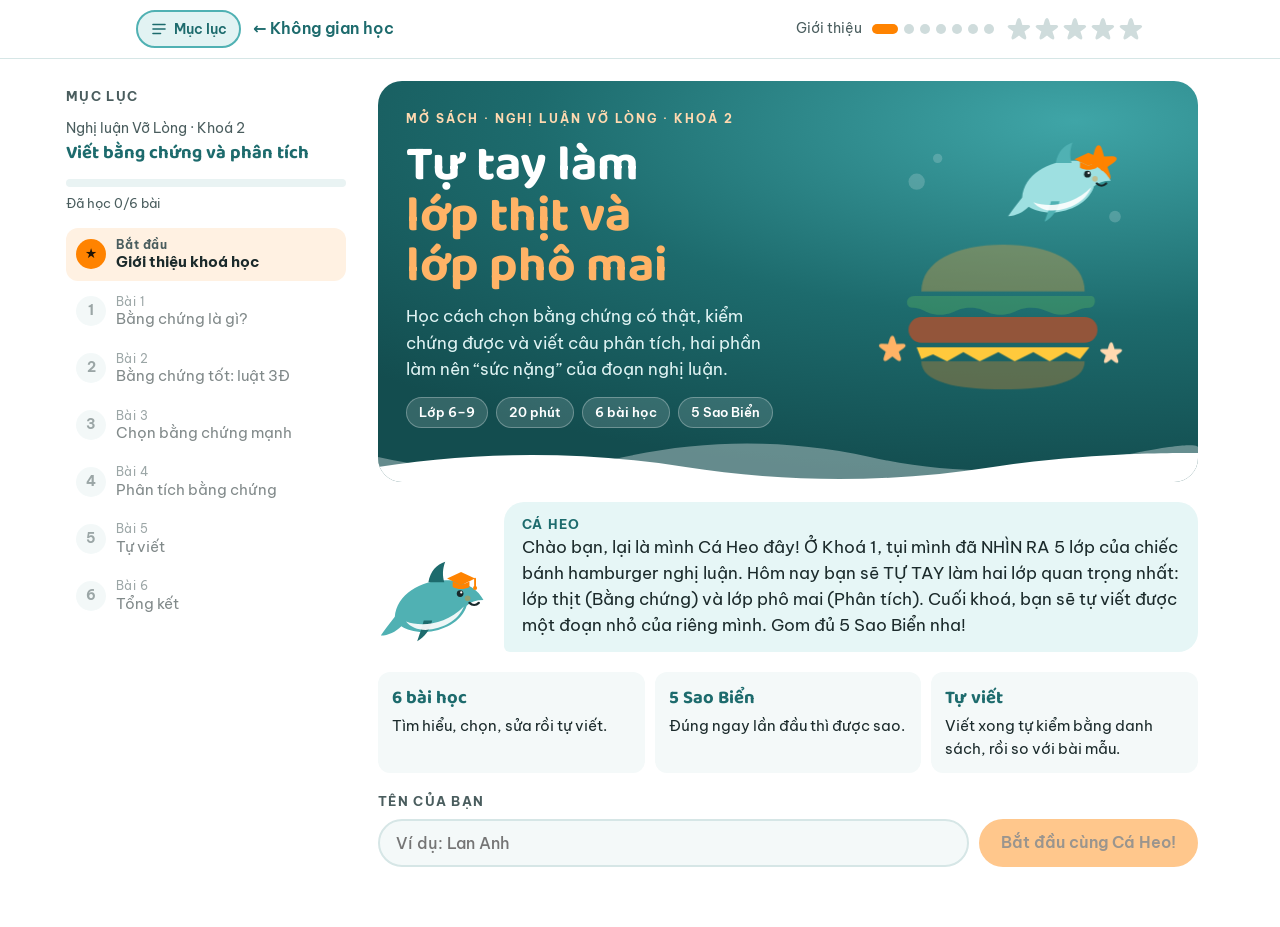
<file: khoa-hoc/nghi-luan-2.html>
<!doctype html>
<html lang="vi">
<head>
<meta charset="utf-8">
<meta name="viewport" content="width=device-width, initial-scale=1, viewport-fit=cover">
<title>Nghị luận Vỡ Lòng · Khoá 2</title>
<meta name="claude:viewport-fit-sides" content="cover">
<link rel="preconnect" href="https://fonts.googleapis.com">
<link rel="preconnect" href="https://fonts.gstatic.com" crossorigin>
<link rel="stylesheet" href="https://fonts.googleapis.com/css2?family=Baloo+2:wght@600;700;800&family=Be+Vietnam+Pro:wght@400;500;600;700&display=swap">
<link rel="stylesheet" href="../assets/ms.css">
<style>
  /* Khoá 2 (dựng theo khuôn Khoá 1) — sân khấu một cột: Cá Heo + bong bóng thoại ở trên, hoạt động ở dưới.
     Màu riêng của chuỗi Nghị luận: xanh biển tươi + cam Mở Sách; 5 lớp bánh hamburger. */
  :root {
    --sea: #e6f6f6;
    --l1: #f0a640;  /* nắp bánh  — câu chủ đề */
    --l2: #5fb760;  /* xà lách   — lý lẽ */
    --l3: #93553a;  /* thịt      — bằng chứng */
    --l4: #ffc93c;  /* phô mai   — phân tích */
    --l5: #d98a32;  /* đế bánh   — kết đoạn */
  }
  @media (prefers-color-scheme: dark) { :root:not([data-theme="light"]) { --sea: #122a2b; } }
  :root[data-theme="dark"] { --sea: #122a2b; }

  body { background: var(--paper); }
  .topbar .wrap { flex-wrap: wrap; row-gap: 6px; }
  .back { font-weight: 600; text-decoration: none; color: var(--teal-ink); white-space: nowrap; }
  .starbar { display: flex; align-items: center; gap: 8px; }
  .starbar .stars svg { width: 26px; height: 26px; transition: transform .3s ease; }
  .starbar .stars svg.pop { animation: pop .7s ease; }
  @keyframes pop { 0% { transform: scale(.4) rotate(-40deg); } 60% { transform: scale(1.5) rotate(15deg); } 100% { transform: scale(1) rotate(0); } }
  .steps { display: flex; gap: 6px; align-items: center; }
  .steps i { width: 10px; height: 10px; border-radius: 50%; background: var(--star-off); }
  .steps i.done { background: var(--teal); }
  .steps i.now { background: var(--orange); width: 26px; border-radius: 6px; }
  .steps-wrap { display: flex; gap: 10px; align-items: center; font-size: .85rem; color: var(--ink-2); font-variant-numeric: tabular-nums; }

  .stage { padding-block: 22px 60px; display: grid; gap: 20px; max-width: 820px; min-width: 0; width: 100%; }
  .eyebrow { font-size: .8rem; font-weight: 700; letter-spacing: .12em; text-transform: uppercase; color: var(--orange-ink); }
  .stage h1 { font-size: clamp(1.7rem, 4.4vw, 2.4rem); color: var(--teal-ink); margin-top: 2px; }

  /* Cá Heo + bong bóng */
  .talk { display: grid; grid-template-columns: 112px minmax(0, 1fr); gap: 14px; align-items: end; }
  .nem { width: 112px; height: auto; overflow: visible; }
  .nem .body { fill: var(--teal); } .nem .belly { fill: var(--paper); } .nem .dark { fill: var(--teal-ink); }
  .nem .eye { fill: #18282a; } .nem .cap { fill: var(--orange); } .nem .smile { stroke: #18282a; }
  .nem.happy { animation: jump .8s ease; }
  .nem.think { animation: tilt 1s ease; }
  @keyframes jump { 0%,100% { transform: translateY(0) rotate(0); } 35% { transform: translateY(-22px) rotate(-8deg); } 60% { transform: translateY(0) rotate(4deg); } }
  @keyframes tilt { 0%,100% { transform: rotate(0); } 30% { transform: rotate(-7deg); } 60% { transform: rotate(5deg); } }
  .bubble { position: relative; background: var(--sea); border-radius: 20px 20px 20px 6px; padding: 14px 18px; font-size: 1.05rem; line-height: 1.55; min-width: 0; }
  .bubble b.who { display: block; font: 700 .8rem var(--font-body); letter-spacing: .1em; text-transform: uppercase; color: var(--teal-ink); margin-bottom: 2px; }

  .panel { display: grid; gap: 14px; }
  .q { font-weight: 600; font-size: 1.08rem; }

  /* lựa chọn trắc nghiệm */
  .opts { display: grid; gap: 10px; }
  .opt { display: grid; grid-template-columns: 38px minmax(0, 1fr) 28px; gap: 12px; align-items: center; text-align: left; width: 100%; padding: 14px 16px; border-radius: var(--r-md); border: 2px solid var(--line); background: var(--paper); color: var(--ink); font: 500 1rem/1.5 var(--font-body); cursor: pointer; }
  .opt:hover:not([disabled]) { border-color: var(--teal); }
  .opt .k { width: 38px; height: 38px; border-radius: 50%; display: grid; place-items: center; background: var(--paper-3); font-weight: 700; }
  .opt .mk { font-weight: 800; font-size: 1.2rem; text-align: center; }
  .opt[disabled] { cursor: default; }
  .opt.right { border-color: var(--ok); background: var(--ok-soft); }
  .opt.right .k { background: var(--ok); color: var(--paper); }
  .opt.wrong { border-color: var(--bad); background: var(--bad-soft); }
  .opt.wrong .k { background: var(--bad); color: var(--paper); }
  .opt.right .mk { color: var(--ok); } .opt.wrong .mk { color: var(--bad); }

  /* lớp bánh */
  .layer { display: inline-block; width: 46px; height: 14px; border-radius: 8px; flex: none; }
  .layer.l1 { background: var(--l1); border-radius: 23px 23px 6px 6px; height: 18px; }
  .layer.l2 { background: var(--l2); height: 10px; border-radius: 10px 2px 10px 2px; }
  .layer.l3 { background: var(--l3); }
  .layer.l4 { background: var(--l4); height: 9px; border-radius: 2px; }
  .layer.l5 { background: var(--l5); border-radius: 6px 6px 16px 16px; height: 14px; }

  /* Màn 2: các phần bánh */
  .parts { display: grid; gap: 10px; }
  .part { border: 2px solid var(--line); border-radius: var(--r-md); background: var(--paper); overflow: hidden; }
  .part > button { all: unset; box-sizing: border-box; cursor: pointer; display: grid; grid-template-columns: 50px minmax(0, 1fr) auto; gap: 12px; align-items: center; width: 100%; padding: 14px 16px; }
  .part > button:focus-visible { outline: 3px solid var(--orange); outline-offset: -3px; }
  .part .nm { font-weight: 700; }
  .part .nm small { display: block; font-weight: 500; color: var(--ink-2); font-size: .85rem; }
  .part .tog { font-weight: 700; color: var(--teal-ink); font-size: .9rem; }
  .part .more { padding: 0 16px 16px 78px; display: grid; gap: 10px; }
  .part .sent { font-size: 1.02rem; padding: 10px 14px; border-left: 4px solid var(--teal); background: var(--paper-2); border-radius: 0 10px 10px 0; }
  .part .say { color: var(--teal-ink); font-weight: 500; }
  .part.seen { border-color: var(--teal); }
  .note { font-size: .82rem; color: var(--ink-2); font-style: italic; }

  /* Màn 3: khay nhãn + câu */
  .tray { display: flex; flex-wrap: wrap; gap: 8px; padding: 12px; background: var(--paper-2); border-radius: var(--r-md); border: 1px dashed var(--line); min-height: 64px; align-items: center; }
  .tray .empty { color: var(--ink-2); font-size: .9rem; }
  .tag { display: inline-flex; align-items: center; gap: 8px; min-height: 42px; padding: 6px 14px; border-radius: 999px; border: 2px solid var(--line); background: var(--paper); color: var(--ink); font: 600 .95rem var(--font-body); cursor: pointer; }
  .tag[aria-pressed="true"] { border-color: var(--orange); background: var(--orange-soft); box-shadow: 0 0 0 3px color-mix(in srgb, var(--orange) 30%, transparent); }
  .tag .layer { width: 28px; }
  .slots { display: grid; gap: 10px; }
  .slot { display: grid; grid-template-columns: minmax(0, 1fr); gap: 8px; padding: 12px 14px; border: 2px solid var(--line); border-radius: var(--r-md); background: var(--paper); }
  .slot p { font-size: 1rem; }
  .slot .drop { justify-self: start; min-height: 40px; padding: 6px 14px; border-radius: 999px; border: 2px dashed var(--teal); background: transparent; color: var(--teal-ink); font: 600 .9rem var(--font-body); cursor: pointer; display: inline-flex; gap: 8px; align-items: center; }
  .slot .drop.filled { border-style: solid; background: var(--teal-soft); }
  .slot.right { border-color: var(--ok); background: var(--ok-soft); }
  .slot.wrong { border-color: var(--bad); background: var(--bad-soft); }
  .slot .why { font-size: .9rem; color: var(--bad); font-weight: 500; }

  /* Màn 4: xếp bánh */
  .burger { display: grid; gap: 8px; }
  .bslot { display: grid; grid-template-columns: 54px minmax(0, 1fr); gap: 12px; align-items: center; min-height: 58px; padding: 8px 12px; border-radius: var(--r-md); border: 2px dashed var(--line); background: var(--paper-2); }
  .bslot .nm { font-size: .8rem; font-weight: 700; color: var(--ink-2); text-transform: uppercase; letter-spacing: .06em; }
  .bslot button { all: unset; box-sizing: border-box; cursor: pointer; font-size: .98rem; display: block; width: 100%; }
  .bslot button:focus-visible { outline: 3px solid var(--orange); outline-offset: 2px; border-radius: 6px; }
  .bslot.filled { border-style: solid; background: var(--paper); }
  .bslot.right { border-color: var(--ok); background: var(--ok-soft); }
  .bslot.wrong { border-color: var(--bad); background: var(--bad-soft); }
  .pool { display: grid; gap: 8px; }
  .card { text-align: left; width: 100%; padding: 12px 14px; border-radius: var(--r-md); border: 2px solid var(--line); background: var(--paper); color: var(--ink); font: 500 .98rem/1.5 var(--font-body); cursor: pointer; }
  .card:hover { border-color: var(--teal); }
  .sub { font: 700 .82rem var(--font-body); letter-spacing: .1em; text-transform: uppercase; color: var(--ink-2); }

  /* Màn 5 */
  .round { display: grid; gap: 12px; padding: 18px; border: 2px solid var(--line); border-radius: var(--r-lg); background: var(--paper); }
  .round .num { display: flex; justify-content: space-between; align-items: center; gap: 10px; flex-wrap: wrap; }
  .para { padding: 12px 16px; background: var(--paper-2); border-radius: 12px; font-size: 1rem; }
  .pair { display: grid; grid-template-columns: repeat(2, minmax(0, 1fr)); gap: 10px; }
  .clock { display: inline-flex; gap: 6px; align-items: center; font-size: .85rem; font-weight: 600; color: var(--orange-ink); }
  .clock svg { width: 18px; height: 18px; animation: spin 4s linear infinite; }
  .clock circle, .clock path { stroke: currentColor; fill: none; stroke-width: 2.2; }
  @keyframes spin { to { transform: rotate(360deg); } }

  /* Màn 6 */
  .award { display: grid; gap: 14px; justify-items: center; text-align: center; padding: 26px 18px; border-radius: var(--r-lg); background: var(--sea); }
  .award .stars svg { width: 44px; height: 44px; }
  .award .big { font: 800 clamp(2.4rem, 8vw, 3.4rem)/1 var(--font-display); color: var(--teal-ink); font-variant-numeric: tabular-nums; }
  .badge { display: inline-flex; align-items: center; gap: 8px; padding: 6px 14px; border-radius: 999px; background: var(--orange); color: var(--cta-fg); font-weight: 700; }
  .next { display: grid; gap: 6px; padding: 16px 18px; border: 2px dashed var(--line); border-radius: var(--r-md); }
  .recap { display: grid; gap: 8px; }
  .recap li { display: flex; gap: 10px; align-items: center; }
  .recap ul { list-style: none; padding: 0; margin: 0; display: grid; gap: 8px; }

  .actions { display: flex; gap: 10px; flex-wrap: wrap; align-items: center; }
  .actions .grow { flex: 1; }
  .namefield { display: flex; gap: 10px; flex-wrap: wrap; }
  .namefield input { flex: 1 1 200px; min-width: 0; min-height: 48px; padding: 10px 16px; border-radius: 999px; border: 2px solid var(--line); background: var(--paper-2); color: var(--ink); font: 500 1rem var(--font-body); }
  .rules { display: grid; grid-template-columns: repeat(3, minmax(0, 1fr)); gap: 10px; }
  .rules div { padding: 12px 14px; background: var(--paper-2); border-radius: 12px; font-size: .92rem; }
  .rules b { display: block; font-family: var(--font-display); font-size: 1.15rem; color: var(--teal-ink); }



  /* Mục lục bên trái (đóng/mở được) */
  .navbtn { display: inline-flex; align-items: center; gap: 6px; min-height: 38px; padding: 6px 12px; border-radius: 999px; border: 2px solid var(--line); background: var(--paper); color: var(--ink); font: 600 .9rem var(--font-body); cursor: pointer; }
  .navbtn svg { width: 18px; height: 18px; } .navbtn path { stroke: currentColor; stroke-width: 2.2; stroke-linecap: round; fill: none; }
  .navbtn[aria-expanded="true"] { background: var(--teal-soft); border-color: var(--teal); color: var(--teal-ink); }
  .layout { display: grid; grid-template-columns: 280px minmax(0, 1fr); gap: 32px; max-width: 1180px; margin: 0 auto;
    padding-left: max(16px, env(safe-area-inset-left, 0px)); padding-right: max(16px, env(safe-area-inset-right, 0px)); }
  .layout.closed { grid-template-columns: minmax(0, 1fr); max-width: 868px; }
  .layout.closed .side { display: none; }
  .side { position: sticky; top: calc(66px + env(safe-area-inset-top, 0px)); align-self: start; max-height: calc(100vh - 86px); overflow: auto;
    padding-block: 22px; display: grid; gap: 14px; align-content: start; }
  .side-head { display: flex; justify-content: space-between; align-items: center; }
  .side-x { display: none; width: 38px; height: 38px; border-radius: 50%; border: 0; background: var(--paper-3); color: var(--ink); font-size: 1.4rem; cursor: pointer; }
  .side-course { font-size: .85rem; color: var(--ink-2); }
  .side-course b { display: block; font: 700 1.15rem/1.25 var(--font-display); color: var(--teal-ink); margin-top: 2px; }
  .side-prog { display: grid; gap: 6px; font-size: .82rem; color: var(--ink-2); font-variant-numeric: tabular-nums; }
  .side-prog .bar { height: 8px; border-radius: 999px; background: var(--paper-3); overflow: hidden; }
  .side-prog .bar i { display: block; height: 100%; width: 0; background: var(--teal); border-radius: 999px; transition: width .4s ease; }
  .side-list { list-style: none; margin: 0; padding: 0; display: grid; gap: 4px; }
  .side-list button { all: unset; box-sizing: border-box; cursor: pointer; width: 100%; display: grid; grid-template-columns: 30px minmax(0, 1fr) auto; gap: 10px; align-items: center; padding: 9px 10px; border-radius: 12px; }
  .side-list button:hover:not([aria-disabled="true"]) { background: var(--paper-2); }
  .side-list button:focus-visible { outline: 3px solid var(--orange); outline-offset: 1px; }
  .side-list .no { width: 30px; height: 30px; border-radius: 50%; display: grid; place-items: center; font-weight: 700; font-size: .85rem; background: var(--paper-3); color: var(--ink-2); }
  .side-list .tt { font-size: .93rem; line-height: 1.3; }
  .side-list .tt small { display: block; font-size: .75rem; color: var(--ink-2); letter-spacing: .04em; }
  .side-list .done .no { background: var(--teal); color: var(--btn-fg); }
  .side-list [aria-current="step"] { background: var(--orange-soft); }
  .side-list [aria-current="step"] .no { background: var(--orange); color: var(--cta-fg); }
  .side-list [aria-current="step"] .tt { font-weight: 700; }
  .side-list [aria-disabled="true"] { cursor: not-allowed; opacity: .55; }
  .side-list .stars svg { width: 14px; height: 14px; }
  .scrim { position: fixed; inset: 0; background: rgba(10, 25, 26, .45); z-index: 39; }
  @media (max-width: 900px) {
    .layout, .layout.closed { grid-template-columns: minmax(0, 1fr); max-width: 868px; }
    .layout .side, .layout.closed .side { display: grid; position: fixed; top: 0; bottom: 0; left: 0; z-index: 40; width: min(320px, 86vw); max-height: none; height: 100vh; height: 100dvh; align-self: stretch; overflow-y: auto;
      background: var(--paper); box-shadow: var(--shadow); padding: calc(18px + env(safe-area-inset-top, 0px)) 18px calc(18px + env(safe-area-inset-bottom, 0px)) max(18px, env(safe-area-inset-left, 0px));
      transform: translateX(-105%); transition: transform .25s ease; }
    .layout.open-m .side { transform: none; }
    .side-x { display: grid; place-items: center; }
    .navbtn span { display: none; }
  }

  /* Bìa khoá (Giới thiệu) */
  .cover { position: relative; overflow: hidden; border-radius: var(--r-lg); color: #ffffff;
    background: radial-gradient(120% 90% at 85% 10%, #3fa5a7 0%, #1d6b6d 55%, #134d4f 100%);
    display: grid; grid-template-columns: minmax(0, 1.15fr) minmax(0, .85fr); gap: 12px; align-items: center;
    padding: 28px 28px 54px; min-height: 280px; }
  .cover .txt { display: grid; gap: 10px; position: relative; z-index: 1; min-width: 0; }
  .cover .kicker { font-size: .78rem; font-weight: 700; letter-spacing: .16em; text-transform: uppercase; color: #ffd9b0; }
  .cover h1 { color: #ffffff; font-size: clamp(2rem, 6vw, 3.1rem); line-height: 1.02; }
  .cover h1 span { display: block; color: #ffb366; }
  .cover .sub2 { font-size: 1.05rem; color: #dff3f3; max-width: 34ch; }
  .cover .pills { display: flex; flex-wrap: wrap; gap: 8px; margin-top: 4px; }
  .cover .pills span { font-size: .82rem; font-weight: 600; padding: 4px 12px; border-radius: 999px; background: rgba(255,255,255,.14); border: 1px solid rgba(255,255,255,.28); color: #ffffff; font-variant-numeric: tabular-nums; }
  .cover .art { position: relative; z-index: 1; justify-self: center; width: 100%; max-width: 280px; }
  .cover .art svg { width: 100%; height: auto; display: block; overflow: visible; }
  .cover .waves { position: absolute; left: 0; right: 0; bottom: -1px; width: 100%; height: 46px; z-index: 0; }
  .cover .waves path { fill: var(--paper); }
  .cover .waves path.back { fill: var(--paper); opacity: .35; }
  #stage:focus { outline: none; }
  .cover .nem { width: 120px; height: 100px; }
  .cover .nem .body { fill: #9ee0e1; } .cover .nem .dark { fill: #50b1b3; } .cover .nem .belly { fill: #ffffff; }
  .cover .bub { fill: rgba(255,255,255,.18); }
  .cover .art .burger-l { animation: stack .7s cubic-bezier(.3,1.4,.6,1) both; }
  .cover .art .burger-l:nth-child(2) { animation-delay: .08s; } .cover .art .burger-l:nth-child(3) { animation-delay: .16s; }
  .cover .art .burger-l:nth-child(4) { animation-delay: .24s; } .cover .art .burger-l:nth-child(5) { animation-delay: .32s; }
  @keyframes stack { from { transform: translateY(-26px); opacity: 0; } to { transform: none; opacity: 1; } }
  .cover .dolph { animation: swim 3.2s ease-in-out infinite; transform-origin: center; }
  @keyframes swim { 50% { transform: translateY(-6px) rotate(-3deg); } }

  @media (max-width: 600px) {
    .cover { grid-template-columns: minmax(0, 1fr); padding: 22px 18px 50px; }
    .cover .art { max-width: 210px; order: -1; }
    .talk { grid-template-columns: 72px minmax(0, 1fr); }
    .nem { width: 72px; }
    .part .more { padding-left: 16px; }
    .pair, .rules { grid-template-columns: minmax(0, 1fr); }
    .steps-wrap .lbl { display: none; }
  }

  /* ---------- riêng Khoá 2 ---------- */
  .part .ico { font-size: 1.6rem; width: 50px; text-align: center; }
  .crit { display: grid; grid-template-columns: repeat(3, minmax(0, 1fr)); gap: 10px; }
  .crit div { padding: 12px 14px; border-radius: 12px; background: var(--orange-soft); font-size: .92rem; }
  .crit b { display: block; font: 800 1.2rem var(--font-display); color: var(--orange-ink); }
  .ctx { display: grid; gap: 6px; padding: 12px 16px; border-radius: 12px; background: var(--paper-2); border-left: 4px solid var(--l1); }
  .ctx p { font-size: 1rem; } .ctx b { color: var(--teal-ink); }
  .ctx .ev { border-left-color: var(--l3); }
  .traps { display: grid; grid-template-columns: repeat(3, minmax(0, 1fr)); gap: 10px; }
  .traps div { padding: 12px 14px; border-radius: 12px; background: var(--bad-soft); font-size: .92rem; }
  .traps b { display: block; color: var(--bad); font-weight: 700; }
  .formula { display: flex; flex-wrap: wrap; gap: 8px; align-items: center; font-weight: 600; }
  .formula span { padding: 6px 12px; border-radius: 999px; background: var(--paper-3); }
  .formula span.k { background: var(--l4); color: #1f1406; }
  .topics { display: grid; grid-template-columns: repeat(2, minmax(0, 1fr)); gap: 10px; }
  .topic { text-align: left; padding: 14px 16px; border-radius: var(--r-md); border: 2px solid var(--line); background: var(--paper); color: var(--ink); font: 500 .98rem/1.5 var(--font-body); cursor: pointer; display: grid; gap: 4px; }
  .topic b { font-family: var(--font-display); font-size: 1.05rem; color: var(--teal-ink); }
  .topic[aria-pressed="true"] { border-color: var(--orange); background: var(--orange-soft); }
  .wbox { display: grid; gap: 8px; }
  .wbox label { font-weight: 700; display: flex; gap: 8px; align-items: center; }
  .wbox textarea { width: 100%; min-height: 110px; padding: 12px 14px; border-radius: var(--r-md); border: 2px solid var(--line); background: var(--paper-2); color: var(--ink); font: 500 1rem/1.6 var(--font-body); resize: vertical; }
  .wbox textarea:focus { border-color: var(--teal); outline: none; }
  .starters { display: flex; flex-wrap: wrap; gap: 6px; }
  .starters button { min-height: 36px; padding: 4px 12px; border-radius: 999px; border: 2px dashed var(--teal); background: transparent; color: var(--teal-ink); font: 600 .88rem var(--font-body); cursor: pointer; }
  .checks { list-style: none; margin: 0; padding: 0; display: grid; gap: 8px; }
  .checks label { display: grid; grid-template-columns: 26px minmax(0, 1fr); gap: 10px; align-items: start; padding: 10px 12px; border-radius: 12px; background: var(--paper-2); cursor: pointer; }
  .checks input { width: 22px; height: 22px; margin: 2px 0 0; accent-color: var(--teal); }
  .checks .grp { font: 700 .8rem var(--font-body); letter-spacing: .08em; text-transform: uppercase; color: var(--ink-2); padding: 6px 2px 0; }
  .model { display: grid; gap: 8px; padding: 14px 16px; border-radius: var(--r-md); border: 2px solid var(--teal); background: var(--teal-soft); }
  .model p { font-size: 1rem; }
  .mine { display: grid; gap: 6px; padding: 14px 16px; border-radius: var(--r-md); background: var(--paper-2); border: 1px solid var(--line); white-space: pre-wrap; }
  .soft { color: var(--orange-ink); font-weight: 600; font-size: .92rem; }
  @media (max-width: 600px) { .crit, .traps, .topics { grid-template-columns: minmax(0, 1fr); } }
</style>
</head>
<body>

<div class="topbar">
  <div class="wrap">
    <button class="navbtn" id="nav-toggle" type="button" aria-controls="side" aria-expanded="true"><svg viewBox="0 0 24 24" aria-hidden="true"><path d="M4 6h16M4 12h16M4 18h10"/></svg><span>Mục lục</span></button>
    <a class="back" href="../khong-gian-hoc.html">← Không gian học</a>
    <span class="spacer"></span>
    <div class="steps-wrap"><span class="lbl" id="step-lbl">Giới thiệu</span><div class="steps" id="steps" aria-hidden="true"></div></div>
    <div class="starbar" id="starbar"></div>
  </div>
</div>

<div class="layout" id="layout">
  <aside class="side" id="side" aria-label="Mục lục khoá học">
    <div class="side-head"><span class="sub">Mục lục</span><button class="side-x" id="side-close" type="button" aria-label="Đóng mục lục">×</button></div>
    <p class="side-course">Nghị luận Vỡ Lòng · Khoá 2<b>Viết bằng chứng và phân tích</b></p>
    <div class="side-prog"><div class="bar"><i id="prog-fill"></i></div><span id="prog-txt">Đã học 0/6 bài</span></div>
    <ol class="side-list" id="side-list"></ol>
  </aside>
  <main class="stage" id="stage" tabindex="-1"></main>
</div>
<div class="scrim" id="scrim" hidden></div>

<script src="../assets/ms.js"></script>
<script>
(function () {
  var COURSE_ID = "nghi-luan-2", MAX = 5;
  var LABELS = [
    { id: 1, name: "Câu chủ đề", food: "Nắp bánh", cls: "l1" },
    { id: 2, name: "Lý lẽ", food: "Xà lách", cls: "l2" },
    { id: 3, name: "Bằng chứng", food: "Thịt", cls: "l3" },
    { id: 4, name: "Phân tích", food: "Phô mai", cls: "l4" },
    { id: 5, name: "Kết đoạn", food: "Đế bánh", cls: "l5" }
  ];
  var NEM_SVG = '<svg class="nem" id="nem" viewBox="0 0 120 100" role="img" aria-label="Cá Heo, bạn học đồng hành">' +
    '<path class="body" d="M18 62C20 36 50 20 80 23c16 2 28 11 33 21-8 0-14 2-18 6-4 14-20 26-42 28-12 1-22-2-28-6-6 6-14 10-22 10 4-6 9-12 15-20z"/>' +
    '<path class="dark" d="M54 25c2-12 9-19 18-22-3 8-3 15-1 22z"/>' +
    '<path class="dark" d="M58 66c-2 10-8 18-16 22 3-8 5-15 7-22z"/>' +
    '<path class="belly" d="M30 67c16 6 42 4 62-16-6 15-22 24-41 25-9 0-16-3-21-9z" opacity=".9"/>' +
    '<circle class="eye" cx="88" cy="37" r="3.6"/><circle cx="89.2" cy="35.8" r="1.2" fill="#fff"/>' +
    '<path class="smile" d="M98 47c3 3 7 3 10 0" fill="none" stroke-width="2.4" stroke-linecap="round"/>' +
    '<circle cx="96" cy="42" r="3" fill="#ff8300" opacity=".35"/>' +
    '<path class="cap" d="M74 21l15-7 15 7-15 7z"/><path class="cap" d="M80 24v6c6 3 12 3 18 0v-6l-9 4z"/>' +
    '<path d="M104 21v9" stroke="#ff8300" stroke-width="2" stroke-linecap="round"/><circle class="cap" cx="104" cy="31" r="2.2"/>' +
    "</svg>";

  var state = { screen: 0, stars: [false, false, false, false, false], name: MS.getName() };
  var stage = document.getElementById("stage");

  /* ---------- tiện ích ---------- */
  function who() { return state.name || "bạn"; }
  function el(html) { var d = document.createElement("div"); d.innerHTML = html.trim(); return d.firstChild; }
  function shuffle(a) { a = a.slice(); for (var i = a.length - 1; i > 0; i--) { var j = Math.floor(Math.random() * (i + 1)); var t = a[i]; a[i] = a[j]; a[j] = t; } return a; }
  function shuffleNotSame(a) { var s; do { s = shuffle(a); } while (s.every(function (x, i) { return x === a[i]; })); return s; }
  function layer(cls) { return '<span class="layer ' + cls + '" aria-hidden="true"></span>'; }
  /* Gọi HS bằng tên: thay đại từ "bạn" bằng tên đã lưu (trừ "bạn bè", "bạn học", "bạn Minh"…) */
  function named(text) {
    if (!state.name) return text;
    var nm = MS.esc(state.name);
    return text.replace(/(^|[^\p{L}])[Bb]ạn(?![\p{L}])(?!\s+(bè|học|Minh|nhỏ|Lan|lớp|cùng))/gu, function (m, pre) { return pre + nm; });
  }
  function say(text, mood) {
    var b = document.getElementById("bubble-text");
    if (b) b.innerHTML = named(text);
    var n = document.getElementById("nem");
    if (n && mood) { n.classList.remove("happy", "think"); void n.getBoundingClientRect(); n.classList.add(mood); }
  }
  function talk(text, raw) {
    return '<div class="talk">' + NEM_SVG + '<div class="bubble" aria-live="polite"><b class="who">Cá Heo</b><span id="bubble-text">' + (raw ? text : named(text)) + "</span></div></div>";
  }
  function head(eyebrow, title) { return '<div><div class="eyebrow">' + eyebrow + "</div><h1>" + title + "</h1></div>"; }
  function award(i) {
    if (state.stars[i]) return;
    state.stars[i] = true; renderStars(i); renderNav();
  }
  function starCount() { return state.stars.filter(Boolean).length; }
  function renderStars(popIndex) {
    var bar = document.getElementById("starbar");
    bar.innerHTML = MS.starsHTML(starCount(), MAX);
    if (popIndex != null) { var svgs = bar.querySelectorAll("svg.on"); var last = svgs[svgs.length - 1]; if (last) last.classList.add("pop"); }
  }
  function renderSteps() {
    var s = ""; for (var i = 0; i <= 6; i++) s += '<i class="' + (i < state.screen ? "done" : i === state.screen ? "now" : "") + '"></i>';
    document.getElementById("steps").innerHTML = s;
    document.getElementById("step-lbl").textContent = state.screen ? "Bài " + state.screen + "/6" : "Giới thiệu";
  }

  var LESSONS = [
    { t: "Giới thiệu khoá học", k: "Bắt đầu" }, { t: "Bằng chứng là gì?", k: "Bài 1", st: [0] }, { t: "Bằng chứng tốt: luật 3Đ", k: "Bài 2", st: [1] },
    { t: "Chọn bằng chứng mạnh", k: "Bài 3", st: [2] }, { t: "Phân tích bằng chứng", k: "Bài 4", st: [3] }, { t: "Tự viết", k: "Bài 5", st: [4] },
    { t: "Tổng kết", k: "Bài 6" }
  ];
  var mq = window.matchMedia("(max-width: 900px)");
  var layout = document.getElementById("layout"), navBtn = document.getElementById("nav-toggle"), scrim = document.getElementById("scrim");
  function navOpen() { return mq.matches ? layout.classList.contains("open-m") : !layout.classList.contains("closed"); }
  function setNav(open) {
    if (mq.matches) { layout.classList.toggle("open-m", open); scrim.hidden = !open; }
    else { layout.classList.toggle("closed", !open); scrim.hidden = true; }
    navBtn.setAttribute("aria-expanded", String(open));
  }
  navBtn.onclick = function () { setNav(!navOpen()); };
  document.getElementById("side-close").onclick = function () { setNav(false); navBtn.focus(); };
  scrim.onclick = function () { setNav(false); };
  document.addEventListener("keydown", function (e) { if (e.key === "Escape" && mq.matches && navOpen()) setNav(false); });
  if (mq.addEventListener) mq.addEventListener("change", function () { layout.classList.remove("open-m"); scrim.hidden = true; navBtn.setAttribute("aria-expanded", String(navOpen())); });
  navBtn.setAttribute("aria-expanded", String(navOpen()));
  function renderNav() {
    state.reached = Math.max(state.reached || 0, state.screen);
    var done = 0;
    document.getElementById("side-list").innerHTML = LESSONS.map(function (L, i) {
      var isDone = i < state.reached || (i === 6 && state.screen === 6), cur = i === state.screen, open = i <= state.reached;
      if (i > 0 && isDone) done++;
      var st = L.st ? MS.starsHTML(L.st.filter(function (k) { return state.stars[k]; }).length, L.st.length) : "";
      return '<li><button type="button" data-l="' + i + '" class="' + (isDone ? "done" : "") + '"' + (cur ? ' aria-current="step"' : "") + (open ? "" : ' aria-disabled="true"') + ">" +
        '<span class="no">' + (isDone && !cur ? "✓" : i === 0 ? "★" : i) + '</span><span class="tt"><small>' + L.k + "</small>" + L.t + "</span>" + (open ? st : '<span class="sr-only">Chưa mở</span>') + "</button></li>";
    }).join("");
    document.getElementById("prog-fill").style.width = Math.round(done / 6 * 100) + "%";
    document.getElementById("prog-txt").textContent = "Đã học " + done + "/6 bài";
  }
  document.getElementById("side-list").addEventListener("click", function (e) {
    var b = e.target.closest("button[data-l]"); if (!b) return;
    if (b.getAttribute("aria-disabled") === "true") { MS.toast("Học xong bài trước để mở bài này nhé!"); return; }
    if (mq.matches) setNav(false);
    go(+b.getAttribute("data-l"));
  });

  function go(n) {
    state.screen = n; renderSteps(); renderNav();
    var fresh = stage.cloneNode(false); stage.parentNode.replaceChild(fresh, stage); stage = fresh;
    SCREENS[n]();
    window.scrollTo({ top: 0, behavior: "smooth" });
    stage.focus({ preventScroll: true });
  }
  function nextBtn(label, enabled) {
    return '<div class="actions"><span class="grow"></span><button class="btn cta" id="next" type="button"' + (enabled ? "" : " disabled") + ">" + label + "</button></div>";
  }
  function bindNext(n) { var b = document.getElementById("next"); if (b) b.onclick = function () { go(n); }; }
  function enableNext() { var b = document.getElementById("next"); if (b) { b.disabled = false; } }

  /* MCQ dùng chung: 1 lần chọn, sai thì hiện đáp án đúng */
  function mcq(container, options, correct, onDone) {
    var keys = "ABCD";
    container.innerHTML = options.map(function (o, i) {
      return '<button class="opt" type="button" data-i="' + i + '"><span class="k">' + keys[i] + '</span><span>' + o + '</span><span class="mk" aria-hidden="true"></span></button>';
    }).join("");
    container.addEventListener("click", function h(e) {
      var b = e.target.closest(".opt"); if (!b) return;
      var i = +b.getAttribute("data-i"), ok = i === correct;
      container.removeEventListener("click", h);
      container.querySelectorAll(".opt").forEach(function (x, j) {
        x.disabled = true;
        if (j === correct) { x.classList.add("right"); x.querySelector(".mk").textContent = "✓"; x.setAttribute("aria-label", x.textContent + " (đáp án đúng)"); }
        else if (j === i) { x.classList.add("wrong"); x.querySelector(".mk").textContent = "✗"; }
      });
      onDone(ok);
    });
  }


  /* ---------- NỘI DUNG KHOÁ 2 ----------
     Mọi bằng chứng mẫu đều có thật và có nguồn (ghi ngay dưới), không dùng nhân vật bịa như "bạn Lan lớp 7A":
     bằng chứng phải kiểm chứng được (SGK Ngữ văn 7: "xác thực, tiêu biểu"; Common Core W.7.1: "accurate, credible sources").
     Chuyện của bản thân khó kiểm chứng nên chỉ để minh hoạ thêm, không làm bằng chứng chính. */
  var TYPES = [
    { ico: "📊", n: "Số liệu từ nghiên cứu", d: "Con số do một nghiên cứu, cuộc khảo sát có tên tuổi đưa ra.",
      ex: "Đề “Chúng ta nên tập thể dục đều đặn”: Một nghiên cứu theo dõi 1.002 người lớn ở Mỹ trong 12 tuần mùa thu – đông (Nieman và cộng sự, 2010) cho thấy người tập thể dục từ 5 ngày mỗi tuần trở lên có số ngày bị cảm, viêm họng ít hơn 43% so với người hầu như không tập.", src: "Nguồn: British Journal of Sports Medicine, 2010." },
    { ico: "🏛️", n: "Khuyến nghị của tổ chức uy tín", d: "Lời khuyên chính thức của một tổ chức chuyên môn (y tế, giáo dục…).",
      ex: "Đề “Học sinh không nên thức khuya”: Viện Hàn lâm Y học Giấc ngủ Hoa Kỳ (AASM) khuyến nghị trẻ 6–12 tuổi ngủ 9–12 tiếng mỗi ngày và tuổi 13–18 ngủ 8–10 tiếng (2016), trong khi người lớn cần từ 7 tiếng trở lên (2015).", src: "Nguồn: Journal of Clinical Sleep Medicine, 2016; tạp chí Sleep, 2015." },
    { ico: "💬", n: "Lời của người có uy tín", d: "Câu nói, câu viết của một người có thật, đáng tin; ghi rõ ai nói, nói ở đâu.",
      ex: "Đề “Học sinh nên rèn tính kiên trì”: Helen Keller, người bị mù và điếc từ năm 19 tháng tuổi nhưng vẫn tốt nghiệp loại giỏi Đại học Radcliffe (Mỹ) năm 1904, viết trong tiểu luận “Lạc quan” (1903): “Dù thế giới đầy khổ đau, thế giới cũng đầy những sự vượt qua khổ đau.”",
      src: "Nguồn: Helen Keller, Optimism: An Essay (1903), nguyên văn “Although the world is full of suffering, it is full also of the overcoming of it.”; HISTORY.com về lễ tốt nghiệp năm 1904." },
    { ico: "🌟", n: "Tấm gương người thật", d: "Việc làm của một người có thật, ai cũng tra lại được.",
      ex: "Đề “Học sinh nên đọc sách mỗi ngày”: Tỉ phú Bill Gates viết trên blog Gates Notes (2016) rằng từ nhỏ ông đã đọc trung bình khoảng một cuốn sách mỗi tuần, và đọc sách là cách ông thích nhất để tìm hiểu một chủ đề mới.", src: "Nguồn: gatesnotes.com, bài “My favorite books of 2016”." }
  ];
  var TOPICS = [
    { id: "van-dong", topic: "Học sinh nên vận động ít nhất một tiếng mỗi ngày.", reason: "Vận động đều đặn giúp cơ thể khoẻ mạnh.",
      ev: "Tổ chức Y tế Thế giới (WHO, 2020) khuyến nghị trẻ em và thanh thiếu niên từ 5 đến 17 tuổi nên vận động vừa đến mạnh trung bình ít nhất 60 phút mỗi ngày. Theo WHO, vận động giúp trẻ phát triển trí não, cơ xương chắc khoẻ, tự tin hơn và học tập tốt hơn.",
      an: "Điều này cho thấy vận động hằng ngày không phải chuyện “có cũng được”, mà là nhu cầu của cơ thể đang lớn: các chuyên gia y tế xem một tiếng mỗi ngày là mức tối thiểu để chúng ta phát triển khoẻ mạnh cả thân thể lẫn trí óc.",
      src: "Nguồn: WHO, Hướng dẫn về hoạt động thể chất và hành vi tĩnh tại (2020); WHO châu Âu, tờ thông tin về hoạt động thể chất (2021)." },
    { id: "ngu-som", topic: "Học sinh không nên thức khuya.", reason: "Học sinh cần ngủ nhiều hơn người lớn.",
      ev: "Viện Hàn lâm Y học Giấc ngủ Hoa Kỳ (AASM) khuyến nghị trẻ 6–12 tuổi ngủ 9–12 tiếng mỗi ngày và tuổi 13–18 ngủ 8–10 tiếng (2016), trong khi người lớn cần từ 7 tiếng trở lên (2015).",
      an: "Điều này cho thấy cơ thể và bộ não đang lớn của học sinh cần nhiều thời gian nghỉ hơn; thức khuya sẽ lấy mất khoảng thời gian ngủ mà các bác sĩ cho là cần thiết.",
      src: "Nguồn: Journal of Clinical Sleep Medicine, 2016; tạp chí Sleep, 2015." }
  ];
  var CHECKS = [
    { g: "Bằng chứng", items: ["Kiểm chứng được: có nói rõ nguồn (ai nói, tổ chức hay nghiên cứu nào, năm nào) để người khác tra lại", "Không phải chuyện riêng của mình mà người khác không kiểm tra được", "Cụ thể: có tên, con số hoặc thời gian", "Đáp ứng đề bài: chứng minh đúng cho lý lẽ ở trên, không lạc sang chuyện khác"] },
    { g: "Phân tích", items: ["Không chỉ nói lại bằng chứng lần nữa", "Nối về lý lẽ: nói rõ bằng chứng cho thấy điều gì", "Không nói quá: không kết luận “ai cũng”, “không bao giờ”"] }
  ];
  var SAVE_KEY = "mosach.nl2.bai.v1";
  function loadBai() { try { return JSON.parse(localStorage.getItem(SAVE_KEY) || "null") || {}; } catch (e) { return {}; } }
  function saveBai(o) { try { localStorage.setItem(SAVE_KEY, JSON.stringify(o)); } catch (e) {} }
  function ctx(topic, reason) { return '<div class="ctx"><p><b>Câu chủ đề:</b> ' + topic + "</p><p><b>Lý lẽ:</b> " + reason + "</p></div>"; }
  /* hai câu trắc nghiệm liền nhau: đúng ngay cả hai thì được sao */
  function twoQs(qs, starIdx, praise, after) {
    var ok = 0, done = 0;
    qs.forEach(function (q, i) {
      mcq(document.getElementById("q" + i), q.o, q.r, function (good) {
        if (good) ok++; done++;
        say(q.why[good ? 1 : 0], good ? "happy" : "think");
        if (i + 1 < qs.length) { var nx = document.getElementById("r" + (i + 1)); nx.hidden = false; nx.scrollIntoView({ behavior: "smooth", block: "start" }); }
        if (done === qs.length) {
          if (ok === qs.length) { award(starIdx); say(praise, "happy"); }
          else say("Xong rồi! Lần này chưa đúng ngay cả hai câu nên chưa có sao, nhưng bạn đã hiểu vì sao rồi đó.", "think");
          if (after) after(); enableNext();
        }
      });
    });
  }
  function rounds(qs) {
    return qs.map(function (q, i) {
      return '<section class="round" id="r' + i + '"' + (i ? " hidden" : "") + '><div class="num"><span class="sub">Câu ' + (i + 1) + "/" + qs.length + "</span></div>" + q.head + '<p class="q">' + q.q + '</p><div class="opts" id="q' + i + '"></div></section>';
    }).join("");
  }

  function cover() {
    var dol = NEM_SVG.replace(' id="nem"', '').replace('class="nem"', 'class="nem dolph"').replace('role="img" aria-label="Cá Heo, bạn học đồng hành"', 'aria-hidden="true"');
    // bánh hamburger: lớp thịt (bằng chứng) và phô mai (phân tích) sáng rõ, các lớp khác mờ
    var L = [["var(--l1)", "M30 70c0-26 30-40 70-40s70 14 70 40z", .35], ["var(--l2)", "M24 74h152c4 0 4 10-2 10-10 0-14 6-24 6s-14-6-26-6-14 6-26 6-14-6-26-6-14 6-26 6-14-6-24-6c-6 0-6-10 2-10z", .35],
             ["var(--l3)", "M30 92h140a8 8 0 0 1 0 22H30a8 8 0 0 1 0-22z", 1], ["var(--l4)", "M26 118h148l-8 10-12-6-14 8-14-8-16 8-14-8-16 8-14-8-14 8-12-6-10 4z", 1],
             ["var(--l5)", "M30 130h140c0 18-30 24-70 24s-70-6-70-24z", .35]];
    var burger = '<g transform="translate(14 64)">' + L.map(function (x) { return '<g class="burger-l"><path d="' + x[1] + '" fill="' + x[0] + '" opacity="' + x[2] + '"/></g>'; }).join("") + "</g>";
    var star = function (x, y, sc, c) { return '<path transform="translate(' + x + ' ' + y + ') scale(' + sc + ')" d="' + MS.STAR_PATH + '" fill="' + c + '"/>'; };
    return '<section class="cover" aria-labelledby="cv-t">' +
      '<div class="txt"><span class="kicker">Mở Sách · Nghị luận Vỡ Lòng · Khoá 2</span>' +
      '<h1 id="cv-t">Tự tay làm <span>lớp thịt và lớp phô mai</span></h1>' +
      '<p class="sub2">Học cách chọn bằng chứng có thật, kiểm chứng được và viết câu phân tích, hai phần làm nên “sức nặng” của đoạn nghị luận.</p>' +
      '<div class="pills"><span>Lớp 6–9</span><span>20 phút</span><span>6 bài học</span><span>5 Sao Biển</span></div></div>' +
      '<div class="art"><svg viewBox="0 0 240 230" aria-hidden="true">' +
      '<circle class="bub" cx="40" cy="40" r="7"/><circle class="bub" cx="58" cy="20" r="4"/><circle class="bub" cx="210" cy="70" r="5"/>' +
      burger + star(178, 6, 1.5, "#ff8300") + star(6, 170, 1.1, "#ffb366") + star(196, 176, .9, "#ffd9b0") +
      '<g transform="translate(116 4) scale(.8)">' + dol.replace('<svg', '<svg x="0" y="0" width="120" height="100"') + '</g>' +
      '</svg></div>' +
      '<svg class="waves" viewBox="0 0 1200 46" preserveAspectRatio="none" aria-hidden="true"><path class="back" d="M0 20c120 18 240 18 360 0s240-18 360 0 240 18 360 0 120-10 120-10v36H0z"/><path d="M0 30c150-16 300-16 450 0s300 16 450 0 300-14 300-14v30H0z"/></svg>' +
      '</section>';
  }

  /* ---------- MÀN 0 ---------- */
  function s0() {
    var saved = state.name;
    stage.innerHTML = cover() +
      talk("Chào bạn, lại là mình Cá Heo đây! Ở Khoá 1, tụi mình đã NHÌN RA 5 lớp của chiếc bánh hamburger nghị luận. Hôm nay bạn sẽ TỰ TAY làm hai lớp quan trọng nhất: lớp thịt (Bằng chứng) và lớp phô mai (Phân tích). Cuối khoá, bạn sẽ tự viết được một đoạn nhỏ của riêng mình. Gom đủ 5 Sao Biển nha!", true) +
      '<div class="rules"><div><b>6 bài học</b>Tìm hiểu, chọn, sửa rồi tự viết.</div><div><b>5 Sao Biển</b>Đúng ngay lần đầu thì được sao.</div><div><b>Tự viết</b>Viết xong tự kiểm bằng danh sách, rồi so với bài mẫu.</div></div>' +
      '<form class="namefield" id="nf"><label class="sub" for="nm" style="flex-basis:100%">Tên của bạn</label>' +
      '<input id="nm" placeholder="Ví dụ: Lan Anh" maxlength="30" autocomplete="off" required value="' + MS.esc(saved || "") + '">' +
      '<button class="btn cta" id="next" type="submit"' + (saved ? "" : " disabled") + '>Bắt đầu cùng Cá Heo!</button></form>';
    var nm = document.getElementById("nm"), go1 = document.getElementById("next");
    nm.oninput = function () { go1.disabled = !nm.value.trim(); };
    document.getElementById("nf").onsubmit = function (e) {
      e.preventDefault(); var v = nm.value.trim();
      if (!v) { say("Bạn gõ tên vào ô bên dưới giúp mình nha!", "think"); nm.focus(); return; }
      state.name = MS.setName(v); go(1);
    };
  }

  /* ---------- MÀN 1: Bằng chứng là gì? ---------- */
  function s1() {
    stage.innerHTML = head("Bài 1 · Khởi động", "Bằng chứng là gì?") +
      talk("Nhớ lớp thịt không? Bằng chứng là phần đưa ra sự việc, con số, lời nói CÓ THẬT, người khác tra lại được, để chứng minh cho lý lẽ. Thử nè: câu nào dưới đây là bằng chứng?") +
      ctx("Học sinh nên đọc sách mỗi ngày.", "Đọc sách giúp chúng ta học được nhiều điều mới.") +
      '<div class="panel"><div class="opts" id="o1"></div><p class="note">Nguồn: gatesnotes.com, bài “My favorite books of 2016”.</p></div>' + nextBtn("Tiếp tục", false);
    mcq(document.getElementById("o1"), [
      "Vì vậy, mỗi bạn hãy dành ra 15 phút đọc sách mỗi tối.",
      "Sách là người bạn tốt nhất của con người.",
      "Tỉ phú Bill Gates viết trên blog Gates Notes (2016) rằng từ nhỏ ông đã đọc trung bình khoảng một cuốn sách mỗi tuần, và đọc sách là cách ông thích nhất để tìm hiểu một chủ đề mới.",
      "Điều đó cho thấy đọc sách là một cách học không bao giờ dừng lại."
    ], 2, function (ok) {
      if (ok) { award(0); say("Chính xác! +1 Sao Biển. Câu C kể một việc có thật của một người ai cũng biết, có nguồn để tra lại: đó là bằng chứng. Câu A là kết đoạn, câu B chỉ là một ý kiến chung, còn câu D là phân tích, lát nữa mình học nha!", "happy"); }
      else say("Chưa đúng rồi. Đáp án là câu C: nó kể một việc có thật của một người ai cũng biết, có nguồn để tra lại. Câu A là kết đoạn, câu B chỉ là ý kiến chung chung, còn câu D là phân tích (học ở Bài 4).", "think");
      enableNext();
    });
    bindNext(2);
  }

  /* ---------- MÀN 2: 4 loại bằng chứng + luật 3Đ ---------- */
  function s2() {
    var seen = {};
    stage.innerHTML = head("Bài 2 · Khám phá", "Bằng chứng tốt: luật 3Đ") +
      talk("Bằng chứng có 4 loại hay gặp. Chạm vào từng loại để xem ví dụ thật nhé!") +
      '<div class="parts" id="parts">' +
      TYPES.map(function (t, i) {
        return '<div class="part" id="pt' + i + '"><button type="button" aria-expanded="false" aria-controls="pm' + i + '" data-i="' + i + '"><span class="ico" aria-hidden="true">' + t.ico + "</span>" +
          '<span class="nm">' + t.n + "<small>" + t.d + '</small></span><span class="tog">Mở</span></button>' +
          '<div class="more" id="pm' + i + '" hidden><p class="sent">' + t.ex + '</p><p class="note">' + t.src + "</p></div></div>";
      }).join("") + '</div><p class="note" id="count">Đã mở 0/4 loại.</p>' +
      '<section id="rule" hidden class="panel"><div class="sub">Luật 3Đ của bằng chứng tốt</div>' +
      '<div class="crit"><div><b>Đúng</b>Có thật và kiểm chứng được: nói rõ nguồn (ai nói, tổ chức nào, năm nào).</div><div><b>Đủ cụ thể</b>Có tên, con số, thời gian. Không chỉ “nhiều người nói”.</div><div><b>Đáp ứng đề bài</b>Chứng minh đúng cho lý lẽ, bám sát đề, không lạc sang chuyện khác.</div></div>' +
      '<div class="ctx"><p><b>Còn chuyện của chính mình thì sao?</b> Kể chuyện bản thân làm bài văn gần gũi hơn, nhưng người đọc không kiểm tra được, nên đó là bằng chứng YẾU. Chỉ dùng để minh hoạ thêm; bằng chứng chính nên là số liệu, khuyến nghị, lời người có uy tín hoặc tấm gương người thật.</p></div>' +
      '<section class="round"><div class="num"><span class="sub">Thử nhanh · 1 sao</span></div><p class="q">Bằng chứng “Nhiều người nói đọc sách rất tốt.” đang thiếu chữ Đ nào nhất?</p><div class="opts" id="o2"></div></section></section>' +
      nextBtn("Tiếp tục", false);
    document.getElementById("parts").addEventListener("click", function (e) {
      var b = e.target.closest("button[data-i]"); if (!b) return;
      var i = +b.getAttribute("data-i"), m = document.getElementById("pm" + i), open = m.hidden;
      m.hidden = !open; b.setAttribute("aria-expanded", String(open)); b.querySelector(".tog").textContent = open ? "Đóng" : "Mở";
      if (open) { seen[i] = true; document.getElementById("pt" + i).classList.add("seen"); }
      var n = Object.keys(seen).length;
      document.getElementById("count").textContent = "Đã mở " + n + "/4 loại.";
      if (n === 4 && document.getElementById("rule").hidden) {
        document.getElementById("rule").hidden = false;
        say("Giỏi! Nhưng không phải bằng chứng nào cũng mạnh. Bằng chứng tốt phải qua được luật 3Đ: Đúng, Đủ cụ thể, Đáp ứng đề bài. Thử trả lời câu bên dưới nha!", "happy");
        document.getElementById("rule").scrollIntoView({ behavior: "smooth", block: "start" });
      }
    });
    mcq(document.getElementById("o2"), ["Đáp ứng đề bài", "Đủ cụ thể", "Không thiếu gì cả"], 1, function (ok) {
      if (ok) { award(1); say("Đúng rồi! +1 Sao Biển. “Nhiều người” là ai? Bao nhiêu người? Nói “tốt” là tốt thế nào? Câu này chưa Đủ cụ thể nên người đọc khó tin.", "happy"); }
      else say("Chưa đúng nè. Câu này có nói về đọc sách nên vẫn Đáp ứng đề bài, nhưng “nhiều người” là ai, bao nhiêu người? Nó chưa Đủ cụ thể nên khó thuyết phục.", "think");
      enableNext();
    });
    bindNext(3);
  }

  /* ---------- MÀN 3: Chọn bằng chứng mạnh ---------- */
  function s3() {
    var qs = [
      { head: ctx("Chúng ta nên tập thể dục đều đặn.", "Tập thể dục giúp cơ thể khoẻ mạnh, ít ốm vặt."), q: "Bằng chứng nào mạnh nhất?",
        o: ["Thể thao rất tốt cho sức khoẻ, ai cũng biết điều đó.", "Bóng đá là môn thể thao được yêu thích nhất thế giới.", "Một nghiên cứu theo dõi 1.002 người lớn ở Mỹ trong 12 tuần mùa thu – đông (Nieman và cộng sự, 2010) cho thấy người tập thể dục từ 5 ngày mỗi tuần trở lên có số ngày bị cảm, viêm họng ít hơn 43% so với người hầu như không tập."], r: 2,
        why: ["Đáp án là câu cuối. Câu đầu chưa Đủ cụ thể (“ai cũng biết” là ai?), câu giữa thì lạc ý: môn được yêu thích nhất đâu chứng minh được chuyện ít ốm.", "Đúng! Câu này có nguồn (nghiên cứu năm 2010), có con số (1.002 người, 43%) và Đáp ứng đề bài: nói thẳng về chuyện ít ốm. Để ý nghiên cứu làm trên người lớn, nên đề mới nói “chúng ta” chứ không chỉ “học sinh”."] },
      { head: ctx("Học sinh không nên thức khuya.", "Học sinh cần ngủ nhiều hơn người lớn."), q: "Bằng chứng nào mạnh nhất?",
        o: ["Nhiều bạn thích chơi game vào buổi tối.", "Viện Hàn lâm Y học Giấc ngủ Hoa Kỳ (AASM) khuyến nghị trẻ 6–12 tuổi ngủ 9–12 tiếng mỗi ngày và tuổi 13–18 ngủ 8–10 tiếng (2016), trong khi người lớn cần từ 7 tiếng trở lên (2015).", "Ai cũng biết ngủ rất quan trọng."], r: 1,
        why: ["Đáp án là câu giữa: có tổ chức uy tín (AASM), có năm, có con số so sánh trẻ em với người lớn, đúng điều lý lẽ cần chứng minh. Câu đầu lạc ý, câu cuối chưa cụ thể.", "Chuẩn! Có tổ chức uy tín, có năm, có con số (9–12 và 8–10 tiếng so với 7 tiếng của người lớn) và Đáp ứng đề bài."] }
    ];
    stage.innerHTML = head("Bài 3 · Luyện tập", "Chọn bằng chứng mạnh") +
      talk("Giờ bạn làm giám khảo nha! Mỗi câu có một câu chủ đề và một lý lẽ. Chọn bằng chứng qua được cả 3Đ. Đúng ngay cả hai câu thì được 1 sao!") +
      rounds(qs) + '<p class="note">Nguồn: British Journal of Sports Medicine, 2010; Journal of Clinical Sleep Medicine, 2016; tạp chí Sleep, 2015.</p>' + nextBtn("Tiếp tục", false);
    twoQs(qs, 2, "Hai câu đều đúng ngay! +1 Sao Biển. Bạn có mắt nhìn bằng chứng rồi đó!");
    bindNext(4);
  }

  /* ---------- MÀN 4: Phân tích ---------- */
  function s4() {
    var ev1 = "Tỉ phú Bill Gates viết trên blog Gates Notes (2016) rằng từ nhỏ ông đã đọc trung bình khoảng một cuốn sách mỗi tuần, và đọc sách là cách ông thích nhất để tìm hiểu một chủ đề mới.";
    var ev2 = "Một nghiên cứu theo dõi 1.002 người lớn ở Mỹ trong 12 tuần mùa thu – đông (Nieman và cộng sự, 2010) cho thấy người tập thể dục từ 5 ngày mỗi tuần trở lên có số ngày bị cảm, viêm họng ít hơn 43% so với người hầu như không tập.";
    var qs = [
      { head: '<div class="ctx"><p><b>Lý lẽ:</b> Đọc sách giúp chúng ta học được nhiều điều mới.</p><p><b>Bằng chứng:</b> ' + ev1 + "</p></div>", q: "Câu phân tích nào tốt nhất?",
        o: ["Bill Gates đọc khoảng một cuốn sách mỗi tuần từ nhỏ.", "Điều này cho thấy ngay cả một người rất bận rộn vẫn chọn đọc sách đều đặn, vì với ông, sách là con đường chính để học thêm điều mới.", "Điều này cho thấy ai đọc sách cũng sẽ trở thành tỉ phú.", "Ngoài ra, Bill Gates còn là người sáng lập công ty Microsoft."], r: 1,
        why: ["Đáp án là câu B. Câu A chỉ nói lại bằng chứng, câu C nói quá (“ai cũng”), câu D lạc sang chuyện khác.", "Đúng! Câu B nối bằng chứng về lý lẽ: vì sao một người bận rộn vẫn đọc, và điều đó chứng minh gì."] },
      { head: '<div class="ctx"><p><b>Lý lẽ:</b> Tập thể dục giúp cơ thể khoẻ mạnh, ít ốm vặt.</p><p><b>Bằng chứng:</b> ' + ev2 + "</p></div>", q: "Câu phân tích nào tốt nhất?",
        o: ["Điều này chứng minh ai tập thể dục thì không bao giờ bị cảm.", "Người tập từ 5 ngày mỗi tuần có số ngày bị cảm ít hơn 43%.", "Điều này cho thấy chạy bộ là môn thể thao vui nhất.", "Điều này cho thấy những người vận động đều đặn ít bị ốm vặt hơn, nghĩa là vận động có thể giúp cơ thể chống bệnh tốt hơn."], r: 3,
        why: ["Đáp án là câu D. Câu A nói quá (“không bao giờ”), câu B chỉ lặp lại bằng chứng, câu C lạc ý (vui hay không đâu phải chuyện khoẻ).", "Chính xác! Câu D nối thẳng về lý lẽ, lại dùng chữ “có thể” cẩn thận, không nói quá."] }
    ];
    stage.innerHTML = head("Bài 4 · Khám phá", "Phân tích bằng chứng") +
      talk("Có bằng chứng rồi, nhưng người đọc vẫn hỏi: “Thì sao?” Lớp phô mai, tức Phân tích, trả lời câu đó: nó nói rõ bằng chứng CHỨNG MINH điều gì cho lý lẽ.") +
      '<div class="panel"><div class="sub">Công thức</div><div class="formula"><span>Bằng chứng</span>→<span class="k">Điều này cho thấy…</span>→<span>Nối về lý lẽ</span></div>' +
      '<div class="sub">3 cái bẫy hay gặp</div><div class="traps"><div><b>Lặp lại</b>Chỉ kể lại bằng chứng một lần nữa.</div><div><b>Lạc ý</b>Nói sang một chuyện không liên quan lý lẽ.</div><div><b>Nói quá</b>Kết luận “ai cũng”, “không bao giờ”, “chắc chắn”.</div></div>' +
      '<p class="note">Nguồn: gatesnotes.com (2016); British Journal of Sports Medicine (2010).</p></div>' +
      rounds(qs) + nextBtn("Tiếp tục", false);
    twoQs(qs, 3, "Hai câu đều né được bẫy! +1 Sao Biển. Bạn làm phô mai khéo ghê!");
    bindNext(5);
  }

  /* ---------- MÀN 5: Tự viết ---------- */
  function s5() {
    var bai = loadBai(), topic = TOPICS.filter(function (t) { return t.id === bai.topic; })[0] || null;
    stage.innerHTML = head("Bài 5 · Tự viết", "Tới lượt bạn làm bánh!") +
      talk("Đây là phần mình mong nhất! Chọn một đề, rồi tự viết lớp thịt (Bằng chứng) và lớp phô mai (Phân tích). Bằng chứng phải có thật và có nguồn nha: số liệu, khuyến nghị của tổ chức uy tín, lời người có uy tín hoặc tấm gương người thật. Chưa chắc thì nhờ thầy cô, bố mẹ cùng tra. Mỗi phần 1–2 câu là đủ.") +
      '<div class="sub">Chọn đề</div><div class="topics" id="topics">' + TOPICS.map(function (t) {
        return '<button class="topic" type="button" data-t="' + t.id + '" aria-pressed="' + (topic && topic.id === t.id) + '"><b>' + t.topic + "</b>Lý lẽ: " + t.reason + "</button>";
      }).join("") + "</div>" +
      '<section class="panel" id="wr" hidden>' +
      '<div id="wctx"></div>' +
      '<div class="wbox"><label for="w-ev">' + layer("l3") + 'Bằng chứng của bạn</label><div class="starters" data-for="w-ev"><button type="button">Theo </button><button type="button">Một nghiên cứu của </button><button type="button">Tổ chức … khuyến nghị </button><button type="button">Ví dụ, nhà khoa học … </button></div><textarea id="w-ev" maxlength="600" placeholder="Số liệu, khuyến nghị, lời người có uy tín hoặc tấm gương người thật, có nói rõ nguồn…"></textarea></div>' +
      '<div class="wbox"><label for="w-an">' + layer("l4") + 'Phân tích của bạn</label><div class="starters" data-for="w-an"><button type="button">Điều này cho thấy </button><button type="button">Từ đó có thể thấy </button></div><textarea id="w-an" maxlength="600" placeholder="Điều này cho thấy…"></textarea></div>' +
      '<p class="soft" id="whint" role="status"></p>' +
      '<div class="actions"><span class="grow"></span><button class="btn cta" type="button" id="wcheck" disabled>Viết xong, kiểm tra!</button></div></section>' +
      '<section class="panel" id="ck" hidden><div class="sub">Tự kiểm tra · đánh dấu những điều bài của bạn ĐÃ có</div><ul class="checks" id="checks"></ul>' +
      '<p class="soft" id="ckhint" role="status"></p>' +
      '<div class="actions"><button class="btn ghost" type="button" id="wedit">Sửa bài</button><span class="grow"></span><button class="btn cta" type="button" id="ckdone">Mình đã kiểm tra xong</button></div></section>' +
      '<section class="model" id="model" hidden></section>' +
      nextBtn("Xem tổng kết", false);
    var ev = document.getElementById("w-ev"), an = document.getElementById("w-an");
    function pick(t) {
      topic = t; bai.topic = t.id; saveBai(bai);
      Array.prototype.forEach.call(document.querySelectorAll(".topic"), function (b) { b.setAttribute("aria-pressed", String(b.getAttribute("data-t") === t.id)); });
      document.getElementById("wctx").innerHTML = ctx(t.topic, t.reason);
      document.getElementById("wr").hidden = false;
      ev.value = bai.topic === t.id && bai.ev ? bai.ev : ""; an.value = bai.topic === t.id && bai.an ? bai.an : "";
      refresh();
    }
    function refresh() {
      bai.ev = ev.value; bai.an = an.value; saveBai(bai);
      document.getElementById("wcheck").disabled = ev.value.trim().length < 15 || an.value.trim().length < 15;
    }
    document.getElementById("topics").addEventListener("click", function (e) {
      var b = e.target.closest(".topic"); if (!b) return;
      if (topic && topic.id !== b.getAttribute("data-t") && (ev.value.trim() || an.value.trim())) { bai.ev = ""; bai.an = ""; }
      pick(TOPICS.filter(function (t) { return t.id === b.getAttribute("data-t"); })[0]);
      document.getElementById("ck").hidden = true; document.getElementById("model").hidden = true;
      ev.focus();
    });
    Array.prototype.forEach.call(document.querySelectorAll(".starters"), function (row) {
      row.addEventListener("click", function (e) {
        var b = e.target.closest("button"); if (!b) return;
        var ta = document.getElementById(row.getAttribute("data-for"));
        ta.value = (ta.value.trim() ? ta.value.replace(/\s*$/, " ") : "") + b.textContent; ta.focus(); refresh();
      });
    });
    ev.addEventListener("input", refresh); an.addEventListener("input", refresh);
    document.getElementById("wcheck").onclick = function () {
      // gợi ý nhẹ, không chấm điểm
      var hint = [];
      if (/(^|[^\p{L}])(em|mình|tôi|tớ)(?![\p{L}])/iu.test(ev.value)) hint.push("Bằng chứng đang kể chuyện của chính bạn. Chuyện riêng người khác khó kiểm tra, thử thay bằng số liệu, khuyến nghị hay tấm gương người thật nha!");
      else if (!/(theo|nghiên cứu|khảo sát|tổ chức|viện|báo|sách|năm \d{4}|\(\d{4}\))/i.test(ev.value)) hint.push("Bằng chứng chưa nói rõ nguồn. Thêm “Theo…”, tên tổ chức, nghiên cứu hoặc năm để người đọc tra lại được nha!");
      if (!/\d/.test(ev.value) && !/(^|\s)[A-ZĐÂĂÊÔƠƯÁÀẢÃẠ][a-zđâăêôơưáàảãạéèẻẽẹíìỉĩịóòỏõọúùủũụýỳỷỹỵấầẩẫậắằẳẵặếềểễệốồổỗộớờởỡợứừửữự]+/.test(ev.value.replace(/^\s*\S+/, ""))) hint.push("Bằng chứng chưa thấy con số hay tên riêng nào. Thêm vào cho cụ thể hơn nha!");
      if (!/(cho thấy|chứng tỏ|chứng minh|nghĩa là|từ đó|vì vậy mà|nhờ đó)/i.test(an.value)) hint.push("Phân tích nên có những chữ nối như “cho thấy”, “chứng tỏ” để nối về lý lẽ.");
      if (/(ai cũng|không bao giờ|chắc chắn|tất cả mọi)/i.test(an.value)) hint.push("Phân tích có chữ nói quá (“ai cũng”, “không bao giờ”…). Thử nói nhẹ lại xem.");
      document.getElementById("whint").textContent = hint.join(" ");
      var ul = document.getElementById("checks"); ul.innerHTML = "";
      CHECKS.forEach(function (g) {
        var h = document.createElement("li"); h.className = "grp"; h.textContent = g.g; ul.appendChild(h);
        g.items.forEach(function (t) { var li = document.createElement("li"); li.innerHTML = '<label><input type="checkbox"><span>' + t + "</span></label>"; ul.appendChild(li); });
      });
      document.getElementById("ck").hidden = false; document.getElementById("model").hidden = true;
      document.getElementById("ck").scrollIntoView({ behavior: "smooth", block: "start" });
      say(hint.length ? "Bạn viết xong rồi! Mình có vài gợi ý nhỏ màu cam ở trên. Giờ đọc lại bài và đánh dấu từng điều bài của bạn ĐÃ có nhé. Thật thà thôi, đây là để bạn tự giỏi lên mà!" : "Bạn viết xong rồi! Giờ đọc lại bài và đánh dấu từng điều bài của bạn ĐÃ có nhé.", "happy");
    };
    document.getElementById("wedit").onclick = function () { document.getElementById("ck").hidden = true; ev.focus(); };
    document.getElementById("ckdone").onclick = function () {
      var boxes = document.querySelectorAll("#checks input"), n = Array.prototype.filter.call(boxes, function (b) { return b.checked; }).length;
      if (n < boxes.length) {
        document.getElementById("ckhint").textContent = "Còn " + (boxes.length - n) + " điều chưa đánh dấu. Bấm “Sửa bài” để thêm vào, rồi kiểm tra lại nhé!";
        say("Gần xong rồi! Điều nào bài bạn chưa có thì sửa thêm một chút, rồi kiểm tra lại là được sao đó.", "think");
        return;
      }
      document.getElementById("ckhint").textContent = "";
      award(4); bai.done = true; saveBai(bai);
      var m = document.getElementById("model"); m.hidden = false;
      m.innerHTML = '<div class="sub">Bài mẫu để bạn so sánh</div><p>' + layer("l3") + " " + topic.ev + "</p><p>" + layer("l4") + " " + topic.an + '</p><p class="note">' + topic.src + ' Bài mẫu chỉ là một cách viết. Bài của bạn khác đi vẫn tốt, miễn qua được danh sách kiểm tra.</p>';
      m.scrollIntoView({ behavior: "smooth", block: "start" });
      say("Tuyệt vời! +1 Sao Biển cho bài viết đầu tay! Bạn đọc bài mẫu để so, thấy ý hay thì sửa bài mình thêm cũng được nha.", "happy");
      enableNext();
    };
    if (topic) pick(topic);
    if (bai.done && topic) enableNext();
    bindNext(6);
  }

  /* ---------- MÀN 6: Tổng kết ---------- */
  function s6() {
    var n = starCount(), p = MS.saveProgress(COURSE_ID, n), bai = loadBai();
    var topic = TOPICS.filter(function (t) { return t.id === bai.topic; })[0];
    var msg = n === 5 ? "Bạn giỏi quá trời! Giờ bạn đã tự tay làm được lớp thịt và lớp phô mai rồi đó!"
      : n >= 3 ? "Khá lắm! Ôn thêm một chút là bạn làm bằng chứng và phân tích ngon lành luôn!"
      : "Không sao hết, mình học lại phần nào cần nhé. Mình luôn ở đây chờ bạn quay lại!";
    var badge = n === 5 ? "Đầu bếp nghị luận" : n >= 3 ? "Thợ làm bánh chăm chỉ" : "Bạn nhỏ tò mò";
    var mine = topic && bai.ev ? '<div class="mine"><div class="sub">Bài của bạn · ' + MS.esc(topic.topic) + "</div>" + MS.esc(bai.ev.trim()) + "\n" + MS.esc((bai.an || "").trim()) + '</div><div class="actions"><button class="btn ghost" type="button" id="copy">Chép bài để nộp cô</button><span class="note">Bài chỉ lưu trên máy này.</span></div>' : "";
    stage.innerHTML = named(head("Bài 6 · Tổng kết", "Bạn làm được rồi!") +
      talk((state.name ? MS.esc(state.name) + " ơi, xong" : "Xong") + " rồi! " + msg) +
      '<div class="award"><div class="big">' + n + "/5</div>" + MS.starsHTML(n, MAX) + '<span class="badge">Huy hiệu: ' + badge + "</span>" +
      (p && p.runs > 1 ? '<span class="note">Kỷ lục của bạn: ' + p.best + "/5 sao</span>" : "") + "</div>") + mine +
      '<div class="recap"><div class="sub">Hôm nay bạn đã học</div><ul>' +
      "<li>" + layer("l3") + "<span><b>Bằng chứng tốt qua luật 3Đ</b> · Đúng (kiểm chứng được), Đủ cụ thể, Đáp ứng đề bài.</span></li>" +
      "<li>" + layer("l3") + "<span><b>4 loại bằng chứng</b> · Số liệu từ nghiên cứu, khuyến nghị của tổ chức uy tín, lời người có uy tín, tấm gương người thật. Chuyện riêng của mình chỉ để minh hoạ thêm.</span></li>" +
      "<li>" + layer("l4") + "<span><b>Phân tích</b> · “Điều này cho thấy…” rồi nối về lý lẽ.</span></li>" +
      "<li>" + layer("l4") + "<span><b>Né 3 bẫy</b> · Lặp lại, lạc ý, nói quá.</span></li></ul></div>" +
      '<div class="next"><span class="sub">Khoá 3 · sắp ra mắt</span><p>' + named("Bạn đã làm được lớp thịt và lớp phô mai. Ở Khoá 3, tụi mình sẽ học viết <b>Lý lẽ</b> và <b>Câu chủ đề</b>, rồi ráp cả 5 lớp thành một đoạn văn hoàn chỉnh. Hẹn gặp lại bạn nhé!") + "</p></div>" +
      '<div class="actions"><button class="btn ghost" type="button" id="again">Học lại từ đầu</button><a class="btn ghost" href="nghi-luan-1.html">Ôn Khoá 1</a><span class="grow"></span><a class="btn cta" href="../khong-gian-hoc.html">Về Không gian học</a></div>';
    var cp = document.getElementById("copy");
    if (cp) cp.onclick = function () {
      var txt = topic.topic + "\n" + bai.ev.trim() + " " + (bai.an || "").trim();
      var okk = function () { MS.toast("Đã chép bài. Dán vào tin nhắn hoặc bài nộp cho cô nhé!"); };
      if (navigator.clipboard && navigator.clipboard.writeText) navigator.clipboard.writeText(txt).then(okk, function () { MS.toast("Máy chưa cho chép tự động. Bạn bôi đen bài ở trên rồi chép nhé."); });
      else MS.toast("Máy chưa cho chép tự động. Bạn bôi đen bài ở trên rồi chép nhé.");
    };
    document.getElementById("again").onclick = function () { state.stars = [false, false, false, false, false]; state.reached = 0; renderStars(); go(0); };
    say(document.getElementById("bubble-text").innerHTML, n >= 3 ? "happy" : "think");
  }

  var SCREENS = [s0, s1, s2, s3, s4, s5, s6];
  renderStars(); go(0);
})();
</script>
</body>
</html>
</file>
<file: assets/ms.css>
/* ==========================================================
   KHÔNG GIAN MỞ SÁCH — nền móng chung (màu, chữ, nút, thẻ)
   Layout: "bản đồ" một trung tâm sách — mỗi không gian là một phòng.
   Màu thương hiệu: cam #ff8300 + xanh ngọc #50b1b3 trên nền trắng.
   ========================================================== */
:root {
  --paper: #ffffff;
  --paper-2: #f4f9f9;
  --paper-3: #e9f3f3;
  --ink: #1b2a2b;
  --ink-2: #4a5d5e;
  --line: #d6e6e6;

  --orange: #ff8300;
  --orange-ink: #a85000;
  --orange-soft: #fff1e2;
  --teal: #50b1b3;
  --teal-ink: #1d6b6d;
  --teal-soft: #e2f3f3;

  --btn-bg: #1d6b6d;
  --btn-fg: #ffffff;
  --cta-bg: #ff8300;
  --cta-fg: #1f1406;

  --ok: #1b7f45;
  --ok-soft: #e2f4e9;
  --bad: #b8382a;
  --bad-soft: #fcebe8;
  --star: #ff8300;
  --star-off: #cfdcdc;
  --shadow: 0 1px 2px rgba(20, 50, 50, .06), 0 8px 24px rgba(20, 50, 50, .08);

  --font-display: "Baloo 2", "Be Vietnam Pro", system-ui, sans-serif;
  --font-body: "Be Vietnam Pro", system-ui, -apple-system, "Segoe UI", sans-serif;

  --r-sm: 10px;
  --r-md: 16px;
  --r-lg: 24px;
}
@media (prefers-color-scheme: dark) {
  :root:not([data-theme="light"]) {
    --paper: #0f1718; --paper-2: #152022; --paper-3: #1c2a2c;
    --ink: #e7f0f0; --ink-2: #a6baba; --line: #2a3b3c;
    --orange: #ff9a33; --orange-ink: #ffb466; --orange-soft: #33230f;
    --teal: #5cc3c5; --teal-ink: #84d8da; --teal-soft: #173233;
    --btn-bg: #5cc3c5; --btn-fg: #0b1a1b; --cta-bg: #ff9a33; --cta-fg: #1f1406;
    --ok: #55c886; --ok-soft: #14301f; --bad: #ff8576; --bad-soft: #3a1b17;
    --star: #ff9a33; --star-off: #3a4c4d;
    --shadow: 0 1px 2px rgba(0,0,0,.3), 0 8px 24px rgba(0,0,0,.35);
    color-scheme: dark;
  }
}
:root[data-theme="dark"] {
  --paper: #0f1718; --paper-2: #152022; --paper-3: #1c2a2c;
  --ink: #e7f0f0; --ink-2: #a6baba; --line: #2a3b3c;
  --orange: #ff9a33; --orange-ink: #ffb466; --orange-soft: #33230f;
  --teal: #5cc3c5; --teal-ink: #84d8da; --teal-soft: #173233;
  --btn-bg: #5cc3c5; --btn-fg: #0b1a1b; --cta-bg: #ff9a33; --cta-fg: #1f1406;
  --ok: #55c886; --ok-soft: #14301f; --bad: #ff8576; --bad-soft: #3a1b17;
  --star: #ff9a33; --star-off: #3a4c4d;
  --shadow: 0 1px 2px rgba(0,0,0,.3), 0 8px 24px rgba(0,0,0,.35);
  color-scheme: dark;
}

* { box-sizing: border-box; }
[hidden] { display: none !important; }
html, body { margin: 0; }
body {
  background: var(--paper);
  color: var(--ink);
  font: 16px/1.6 var(--font-body);
  -webkit-font-smoothing: antialiased;
}
h1, h2, h3 { font-family: var(--font-display); line-height: 1.15; text-wrap: balance; margin: 0; font-weight: 700; }
p { margin: 0; }
a { color: var(--teal-ink); }
img { max-width: 100%; }
:focus-visible { outline: 3px solid var(--orange); outline-offset: 2px; border-radius: 6px; }

.wrap {
  width: 100%;
  max-width: 1040px;
  margin: 0 auto;
  padding-left: max(16px, env(safe-area-inset-left, 0px));
  padding-right: max(16px, env(safe-area-inset-right, 0px));
}

/* ---------- thanh trên cùng ---------- */
.topbar {
  position: sticky; top: env(safe-area-inset-top, 0px); z-index: 20;
  background: color-mix(in srgb, var(--paper) 92%, transparent);
  backdrop-filter: blur(8px);
  border-bottom: 1px solid var(--line);
}
body::before { content: ""; position: fixed; inset: 0 0 auto; height: env(safe-area-inset-top, 0px); z-index: 21; background: var(--paper); }
.topbar .wrap { display: flex; align-items: center; gap: 12px; padding-block: 10px; }
.brand { display: flex; align-items: center; gap: 10px; text-decoration: none; color: var(--ink); min-width: 0; }
.brand img { width: 34px; height: auto; flex: none; }
.brand b { font-family: var(--font-display); font-size: 1.15rem; color: var(--teal-ink); line-height: 1; }
.brand small { display: block; font-size: .7rem; letter-spacing: .08em; text-transform: uppercase; color: var(--ink-2); line-height: 1.3; }
.topbar .spacer { flex: 1; }
.crumb { font-size: .9rem; color: var(--ink-2); white-space: nowrap; overflow: hidden; text-overflow: ellipsis; min-width: 0; }

/* ---------- nút ---------- */
.btn {
  appearance: none; border: 0; cursor: pointer;
  display: inline-flex; align-items: center; justify-content: center; gap: 8px;
  min-height: 48px; padding: 10px 22px;
  border-radius: 999px;
  font: 600 1rem/1.2 var(--font-body);
  background: var(--btn-bg); color: var(--btn-fg);
  text-decoration: none;
  transition: transform .12s ease, filter .12s ease;
}
.btn:hover { filter: brightness(1.06); }
.btn:active { transform: translateY(1px); }
.btn.cta { background: var(--cta-bg); color: var(--cta-fg); }
.btn.ghost { background: transparent; color: var(--teal-ink); box-shadow: inset 0 0 0 2px var(--line); }
.btn[disabled] { opacity: .45; cursor: not-allowed; filter: none; }
.btn.sm { min-height: 38px; padding: 6px 14px; font-size: .9rem; }

/* ---------- chip trạng thái ---------- */
.chip {
  display: inline-flex; align-items: center; gap: 6px;
  font-size: .75rem; font-weight: 600; letter-spacing: .04em; text-transform: uppercase;
  padding: 3px 10px; border-radius: 999px;
}
.chip.open { background: var(--ok-soft); color: var(--ok); }
.chip.soon { background: var(--paper-3); color: var(--ink-2); }
.chip.teal { background: var(--teal-soft); color: var(--teal-ink); }
.chip.orange { background: var(--orange-soft); color: var(--orange-ink); }

/* ---------- sao biển ---------- */
.stars { display: inline-flex; gap: 2px; }
.stars svg { width: 22px; height: 22px; }
.stars .on path { fill: var(--star); }
.stars .off path { fill: var(--star-off); }

/* ---------- thông báo nhỏ ---------- */
.toast {
  position: fixed; left: 50%; bottom: calc(20px + env(safe-area-inset-bottom, 0px));
  transform: translateX(-50%) translateY(20px);
  background: var(--ink); color: var(--paper);
  padding: 10px 18px; border-radius: 999px; font-size: .95rem;
  opacity: 0; pointer-events: none; transition: opacity .2s, transform .2s;
  max-width: calc(100% - 32px); text-align: center; z-index: 50;
}
.toast.show { opacity: 1; transform: translateX(-50%) translateY(0); }

.sr-only { position: absolute; width: 1px; height: 1px; overflow: hidden; clip: rect(0 0 0 0); white-space: nowrap; }

@media (prefers-reduced-motion: reduce) {
  *, *::before, *::after { animation-duration: .01ms !important; animation-iteration-count: 1 !important; transition-duration: .01ms !important; }
}

/* Bản tiếng Anh (i18n.js đặt <html lang="en">): ghi chú giải thích nội dung tiếng Việt cho người xem portfolio */
.en-note { display: none; margin: 0; padding: 8px 12px; border-left: 4px solid var(--orange); border-radius: 0 var(--r-md, 12px) var(--r-md, 12px) 0; background: var(--orange-soft); color: var(--ink); font: 500 .88rem/1.5 var(--font-body); }
.en-note b { color: var(--orange-ink); }
html[lang="en"] .en-note { display: block; }
html[lang="en"] .vi-only { display: none !important; }
</file>
